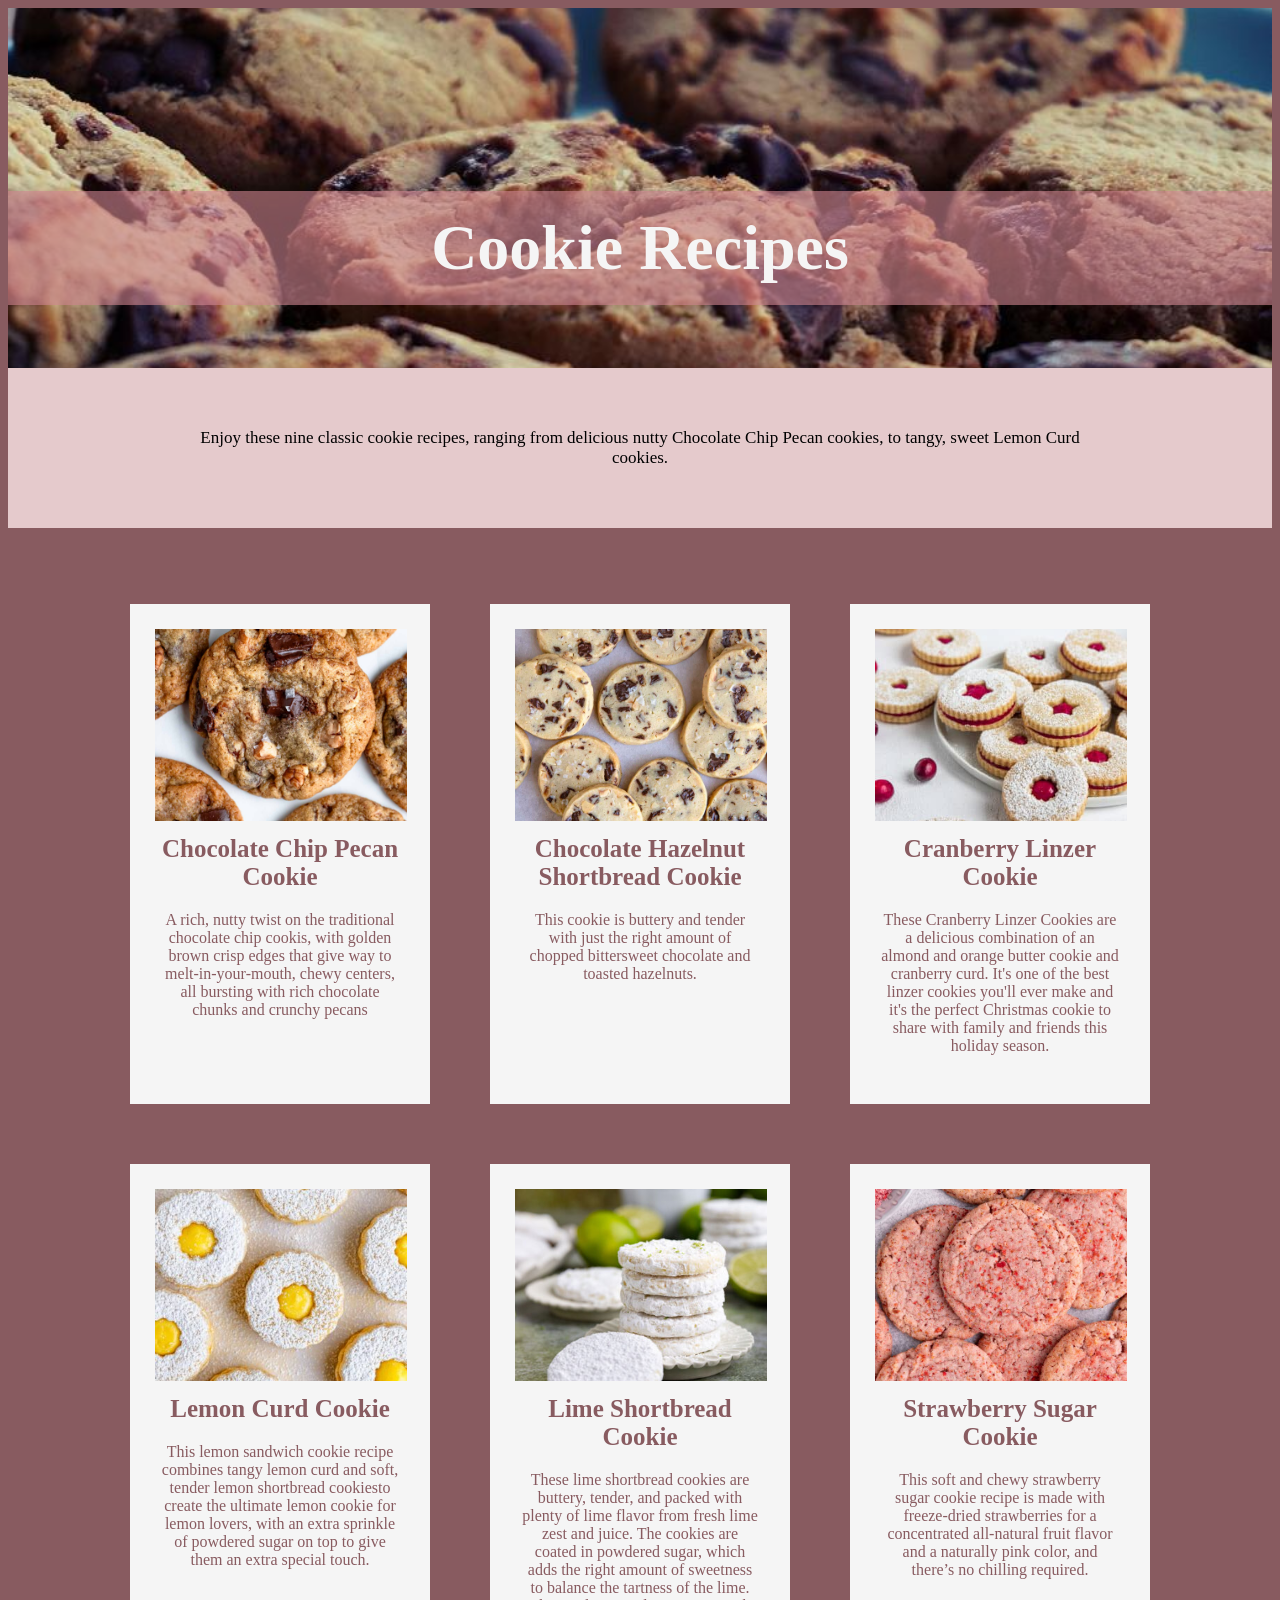
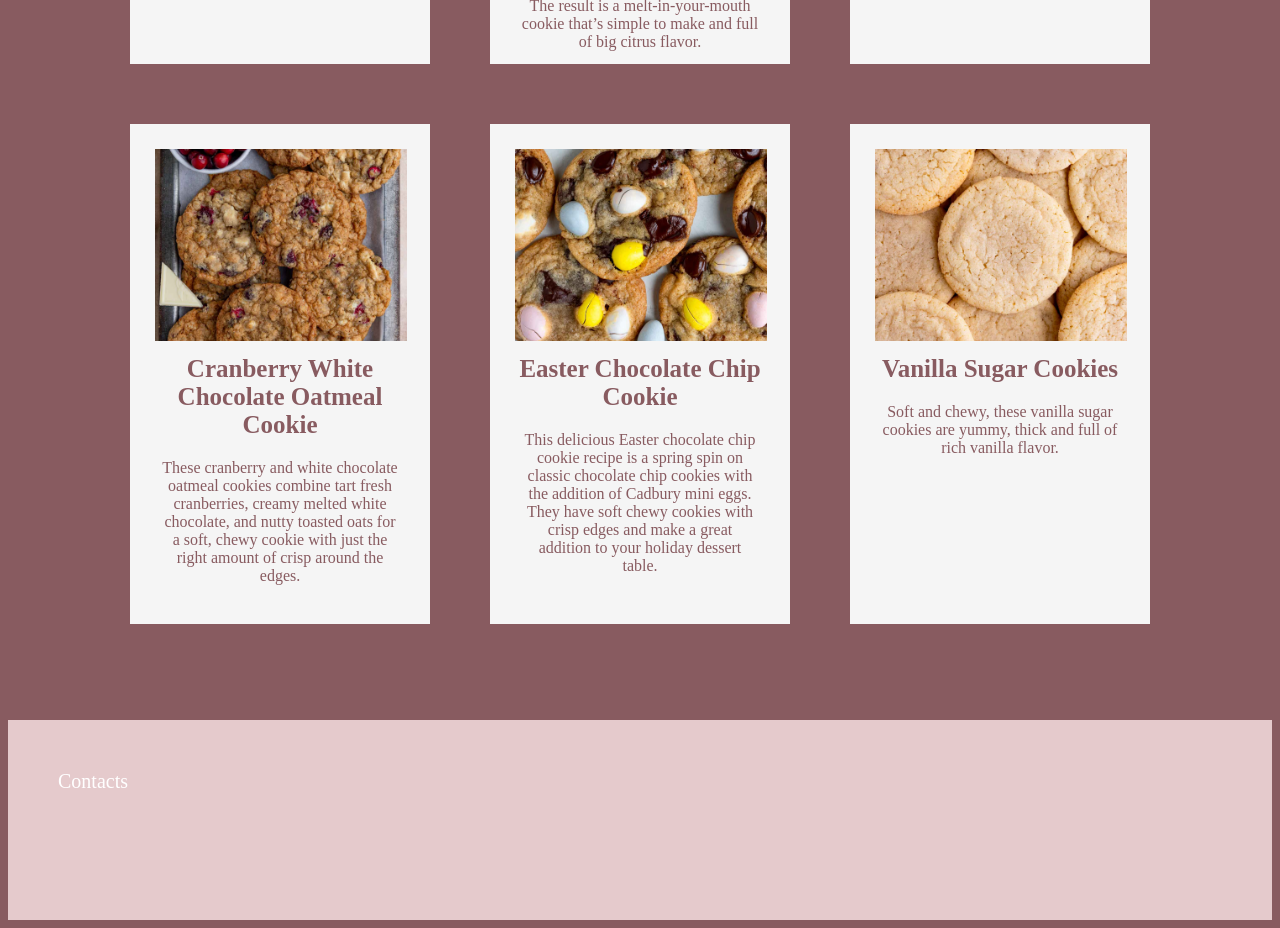
<file: index.html>
<!DOCTYPE html>
<html lang="en">
<head>
<meta charset="UTF-8">
<meta name="viewport" content="width=device-width, initial-scale=1.0">
<link rel="stylesheet" href="index-style.css">
<title>Cookie Recipes</title>
</head>
<body>
    <!-- Hero Section -->
    <section class="hero-image">
        <h1 class="hero-text"> Cookie Recipes </h1>
    </section>
    <div class="description">
        <p class="descriptive-text">
            Enjoy these nine classic cookie recipes, ranging from delicious nutty Chocolate Chip Pecan cookies, to tangy, sweet Lemon Curd cookies.
        </p>
    </div>

    <!-- Recipe Card Grid Section -->
    <section class="grid">
        <a href="./chocolate-chip-pecan-recipe-page.html">
            <div class="card">
                <img src="./imgs/Chocolate-Chip-Pecan-Cookies.jpg" alt="Chocolate Chip Pecan Cookies">
                <h2>Chocolate Chip Pecan Cookie</h2>
                <p class="card-text">A rich, nutty twist on the traditional chocolate chip cookis, with golden brown crisp edges that give way to melt-in-your-mouth, chewy centers, all bursting with rich chocolate chunks and crunchy pecans</p>
            </div>
        </a>
        <a href="./chocolate-hazelnut-shortbread-recipe-page.html">
            <div class="card">
                <img src="./imgs/Chocolate-Hazelnut-Shortbread-Cookies-2-.jpg" alt="Chocolate Hazelnut Shortbread Cookie">
                <h2>Chocolate Hazelnut Shortbread Cookie</h2>
                <p class="card-text">This cookie is buttery and tender with just the right amount of chopped bittersweet chocolate and toasted hazelnuts.</p>
            </div>
        </a>
        <a href="./cranberry-linzer-recipe-page.html">
            <div class="card">
                <img src="./imgs/Cranberry-Linzer-Cookie-3-5-360x480.jpg" alt="Cranberry Linzer Cookie">
                <h2>Cranberry Linzer Cookie</h2>
                <p class="card-text">These Cranberry Linzer Cookies are a delicious combination of an almond and orange butter cookie and cranberry curd. It's one of the best linzer cookies you'll ever make and it's the perfect Christmas cookie to share with family and friends this holiday season.</p>
            </div>
        </a>
        <a href="./lemon-curd-recipe-page.html">
            <div class="card">
                <img src="./imgs/Lemon-Curd-Cookies-21-360x480.jpg" alt="Lemon Curd Cookie">
                <h2>Lemon Curd Cookie</h2>
                <p class="card-text">This lemon sandwich cookie recipe combines tangy lemon curd and soft, tender lemon shortbread cookiesto create the ultimate lemon cookie for lemon lovers, with an extra sprinkle of powdered sugar on top to give them an extra special touch.</p>
            </div>
        </a>
        <a href="./lime-shortbread-recipe-page.html">
            <div class="card">
                <img src="./imgs/Lime-Shortbread-Cookies-93-3C-360x480.jpg" alt="Lime Shortbread Cookie">
                <h2>Lime Shortbread Cookie</h2>
                <p class="card-text">These lime shortbread cookies are buttery, tender, and packed with plenty of lime flavor from fresh lime zest and juice. The cookies are coated in powdered sugar, which adds the right amount of sweetness to balance the tartness of the lime. The result is a melt-in-your-mouth cookie that’s simple to make and full of big citrus flavor.</p>
            </div>
        </a>
        <a href="./strawberry-sugar.html">
            <div class="card">
                <img src="./imgs/Strawberry-Sugar-Cookies.jpg" alt="Strawberry Sugar Cookie">
                <h2>Strawberry Sugar Cookie</h2> 
                <p class="card-text">This soft and chewy strawberry sugar cookie recipe is made with freeze-dried strawberries for a concentrated all-natural fruit flavor and a naturally pink color, and there’s no chilling required.</p>
            </div>
        </a>
        <a href="./cranberry-white-chocolate-oatmeal-recipe-page.html">
            <div class="card">
                <img src="./imgs/Cranberry-White-Chocolate-Oatmeal-Cookies-28.jpg" alt="Cranberry White Chocolate Oatmeal Cookie">
                <h2>Cranberry White Chocolate Oatmeal Cookie</h2>
                <p class="card-text">These cranberry and white chocolate oatmeal cookies combine tart fresh cranberries, creamy melted white chocolate, and nutty toasted oats for a soft, chewy cookie with just the right amount of crisp around the edges.</p>
            </div>
        </a>
        <a href="./easter-chocolate-chip-recipe-page.html">
            <div class="card">
                <img src="./imgs/Easter-Chocolate-Chip-Cookies-17.jpg" alt="Easter Chocolate Chip Cookie">
                <h2>Easter Chocolate Chip Cookie</h2>
                <p class="card-text">This delicious Easter chocolate chip cookie recipe is a spring spin on classic chocolate chip cookies with the addition of Cadbury mini eggs.  They have soft chewy cookies with crisp edges and make a great addition to your holiday dessert table.</p>
            </div>
        </a>
        <a href="./vanilla-sugar-recipe-page.html"> 
            <div class="card">
                <img src="./imgs/Vanilla-Sugar-Cookies-1-86.jpg" alt="Vanilla Sugar Cookies">
                <h2>Vanilla Sugar Cookies</h2>
                <p class="card-text">Soft and chewy, these vanilla sugar cookies are yummy, thick and full of rich vanilla flavor.  </p>
            </div>
        </a>

    <!-- Hero Section -->
    </section>
    <div class="banner-box">
        <p class="contacts-text">
            Contacts
        </p>

    </div>
</body>
</file>
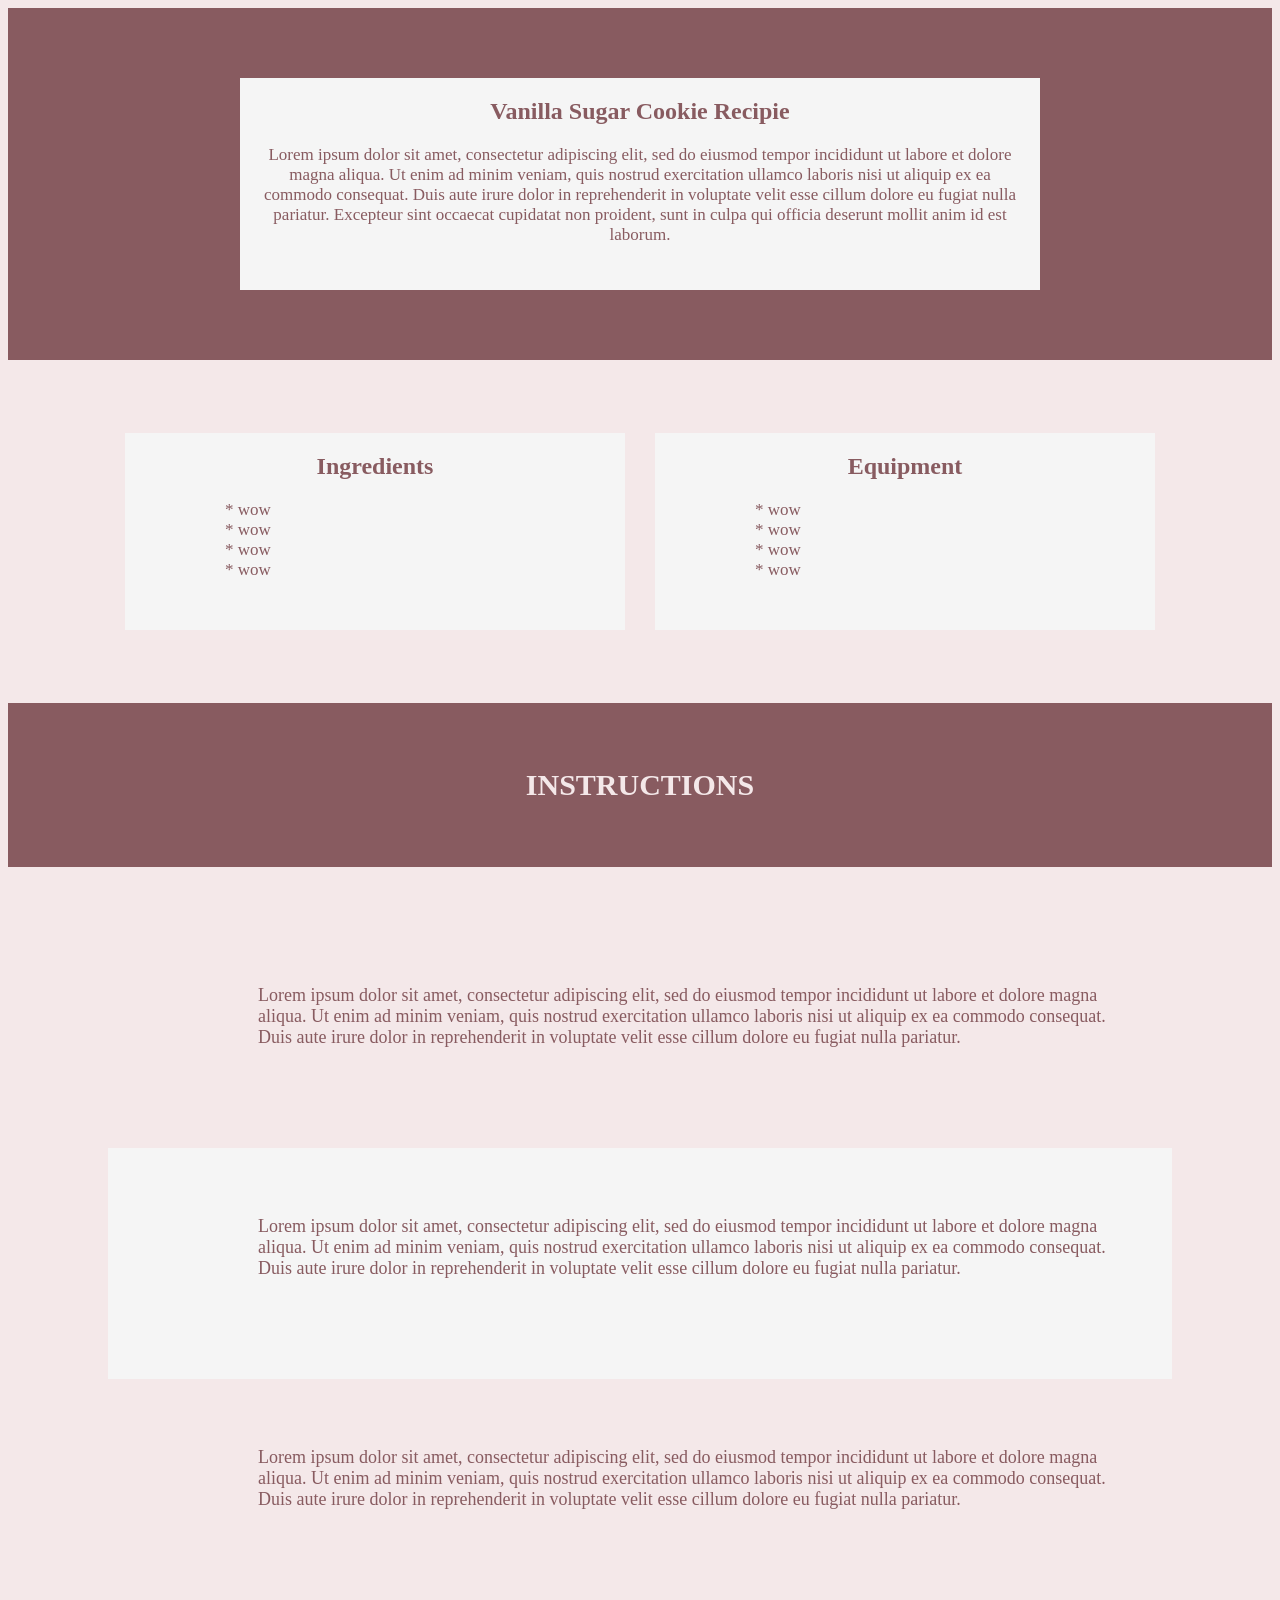
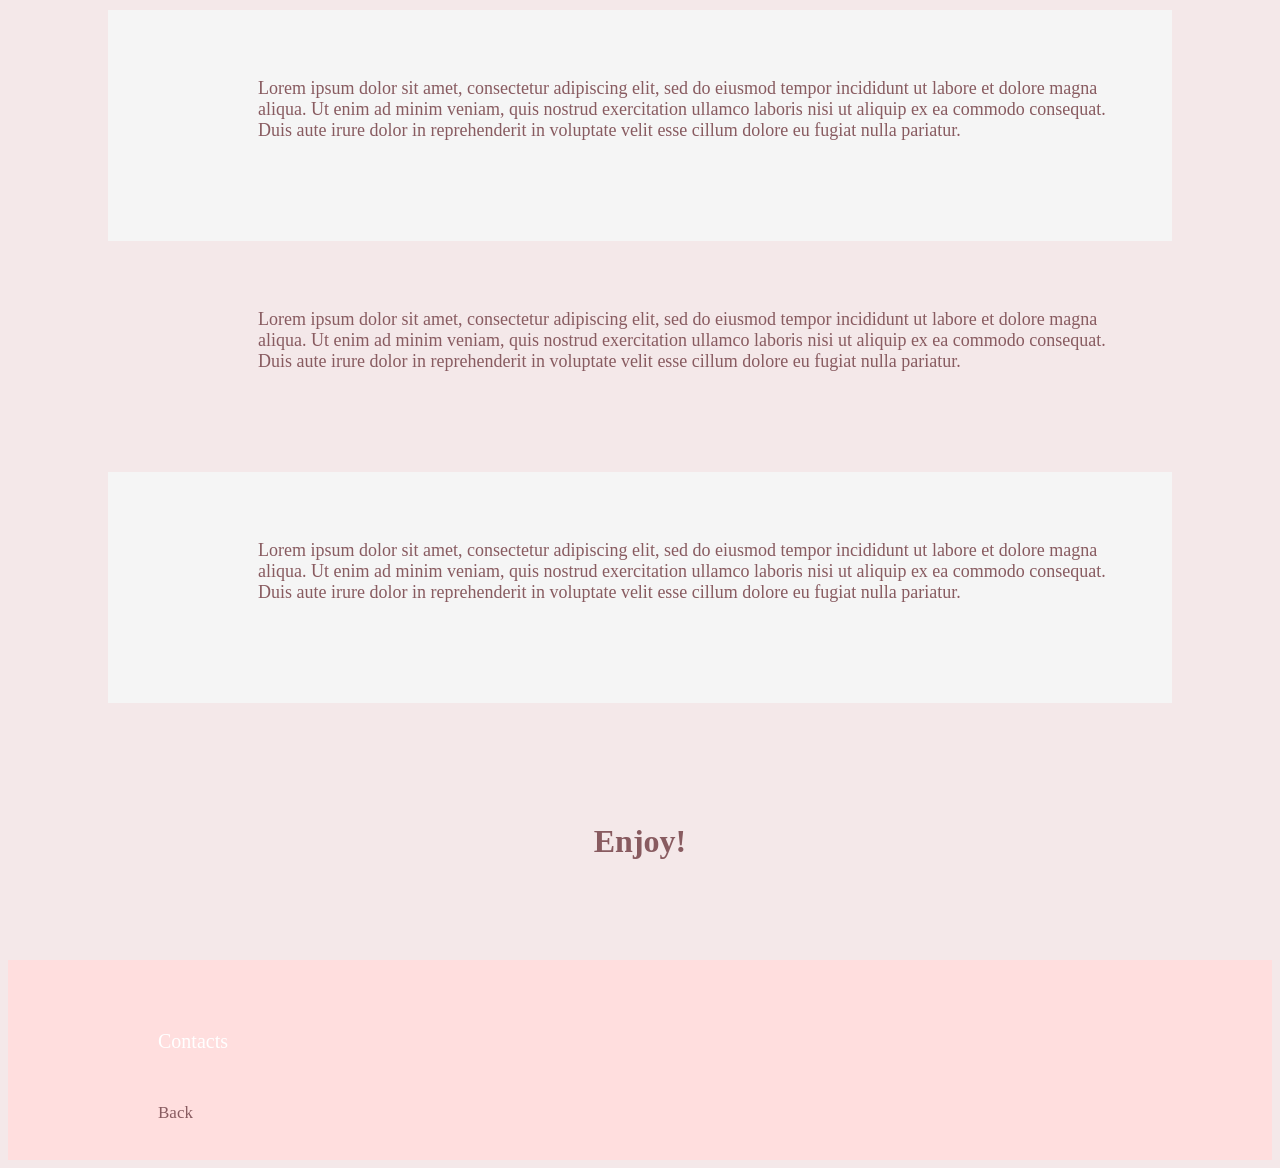
<file: chocokate-chip-pecan-recipe-page.html>
<!DOCTYPE html>
<html lang="en">
<head>
<meta charset="UTF-8">
<meta name="viewport" content="width=device-width, initial-scale=1.0">
<link rel="stylesheet" href="recipies-style.css">
<title>Vanilla Sugar Cookie</title>
</head>
<body>
    <section class="recipe-banner">
        <div class="banner-img-vanilla">
        </div>
        <div class="banner-text-container">
        <h1 class="banner-heading"> Vanilla Sugar Cookie Recipie</h1>
        <div class="recipe-description-container">
            <p class="recipe-description-text">
            Lorem ipsum dolor sit amet, consectetur adipiscing elit, sed do eiusmod tempor incididunt ut labore et dolore magna aliqua. Ut enim ad minim veniam, quis nostrud exercitation ullamco laboris nisi ut aliquip ex ea commodo consequat. Duis aute irure dolor in reprehenderit in voluptate velit esse cillum dolore eu fugiat nulla pariatur. Excepteur sint occaecat cupidatat non proident, sunt in culpa qui officia deserunt mollit anim id est laborum.
            </p>
        </div>
        </div>
    </section>
    <section class="equipment-ingredients">
        <div class="ingredients-containers">
            <h2 class="ingredients-title">
                Ingredients
            </h2>
            <p class="ingredients-text">
                * wow </br>
                * wow </br>
                * wow </br>
                * wow
            </p>
        </div>
        <div class="equipment-containers">
            <h2 class="equipment-title">
                Equipment
            </h2>
            <p class="equipment-text">
                * wow </br>
                * wow </br>
                * wow </br>
                * wow
            </p>
        </div>
    </section>
    <div class="instructions-title-container">
        <h2 class="instructions-title">
            INSTRUCTIONS
        </h2>
    </div>
    <section class="instructions-section">
        <div class="instructions-container-pink">
            <p class="instructions-text">
                Lorem ipsum dolor sit amet, consectetur adipiscing elit, sed do eiusmod tempor incididunt ut labore et dolore magna aliqua. Ut enim ad minim veniam, quis nostrud exercitation ullamco laboris nisi ut aliquip ex ea commodo consequat. Duis aute irure dolor in reprehenderit in voluptate velit esse cillum dolore eu fugiat nulla pariatur.
            </p>
        </div>
        <div class="instructions-container-white">
            <p class="instructions-text">
                Lorem ipsum dolor sit amet, consectetur adipiscing elit, sed do eiusmod tempor incididunt ut labore et dolore magna aliqua. Ut enim ad minim veniam, quis nostrud exercitation ullamco laboris nisi ut aliquip ex ea commodo consequat. Duis aute irure dolor in reprehenderit in voluptate velit esse cillum dolore eu fugiat nulla pariatur.
            </p>
        </div>
        
        <div class="instructions-container-pink">
            <p class="instructions-text">
                Lorem ipsum dolor sit amet, consectetur adipiscing elit, sed do eiusmod tempor incididunt ut labore et dolore magna aliqua. Ut enim ad minim veniam, quis nostrud exercitation ullamco laboris nisi ut aliquip ex ea commodo consequat. Duis aute irure dolor in reprehenderit in voluptate velit esse cillum dolore eu fugiat nulla pariatur.
            </p>
        </div>
        <div class="instructions-container-white">
            <p class="instructions-text">
                Lorem ipsum dolor sit amet, consectetur adipiscing elit, sed do eiusmod tempor incididunt ut labore et dolore magna aliqua. Ut enim ad minim veniam, quis nostrud exercitation ullamco laboris nisi ut aliquip ex ea commodo consequat. Duis aute irure dolor in reprehenderit in voluptate velit esse cillum dolore eu fugiat nulla pariatur.
            </p>
        </div>
        <div class="instructions-container-pink">
            <p class="instructions-text">
                Lorem ipsum dolor sit amet, consectetur adipiscing elit, sed do eiusmod tempor incididunt ut labore et dolore magna aliqua. Ut enim ad minim veniam, quis nostrud exercitation ullamco laboris nisi ut aliquip ex ea commodo consequat. Duis aute irure dolor in reprehenderit in voluptate velit esse cillum dolore eu fugiat nulla pariatur.
            </p>
        </div>
        <div class="instructions-container-white">
            <p class="instructions-text">
                Lorem ipsum dolor sit amet, consectetur adipiscing elit, sed do eiusmod tempor incididunt ut labore et dolore magna aliqua. Ut enim ad minim veniam, quis nostrud exercitation ullamco laboris nisi ut aliquip ex ea commodo consequat. Duis aute irure dolor in reprehenderit in voluptate velit esse cillum dolore eu fugiat nulla pariatur.
            </p>
        </div>
    </section>
    <h1>
        Enjoy!
    </h1>
    <section class="banner-bottom">
        <div class="banner-box">
            <p class="contacts-text">
                Contacts
            </p>
        </div>
        <div class="button">
            <p class ="button-text">
                Back
            </p>
        </div>
    </section>
</body>
</file>
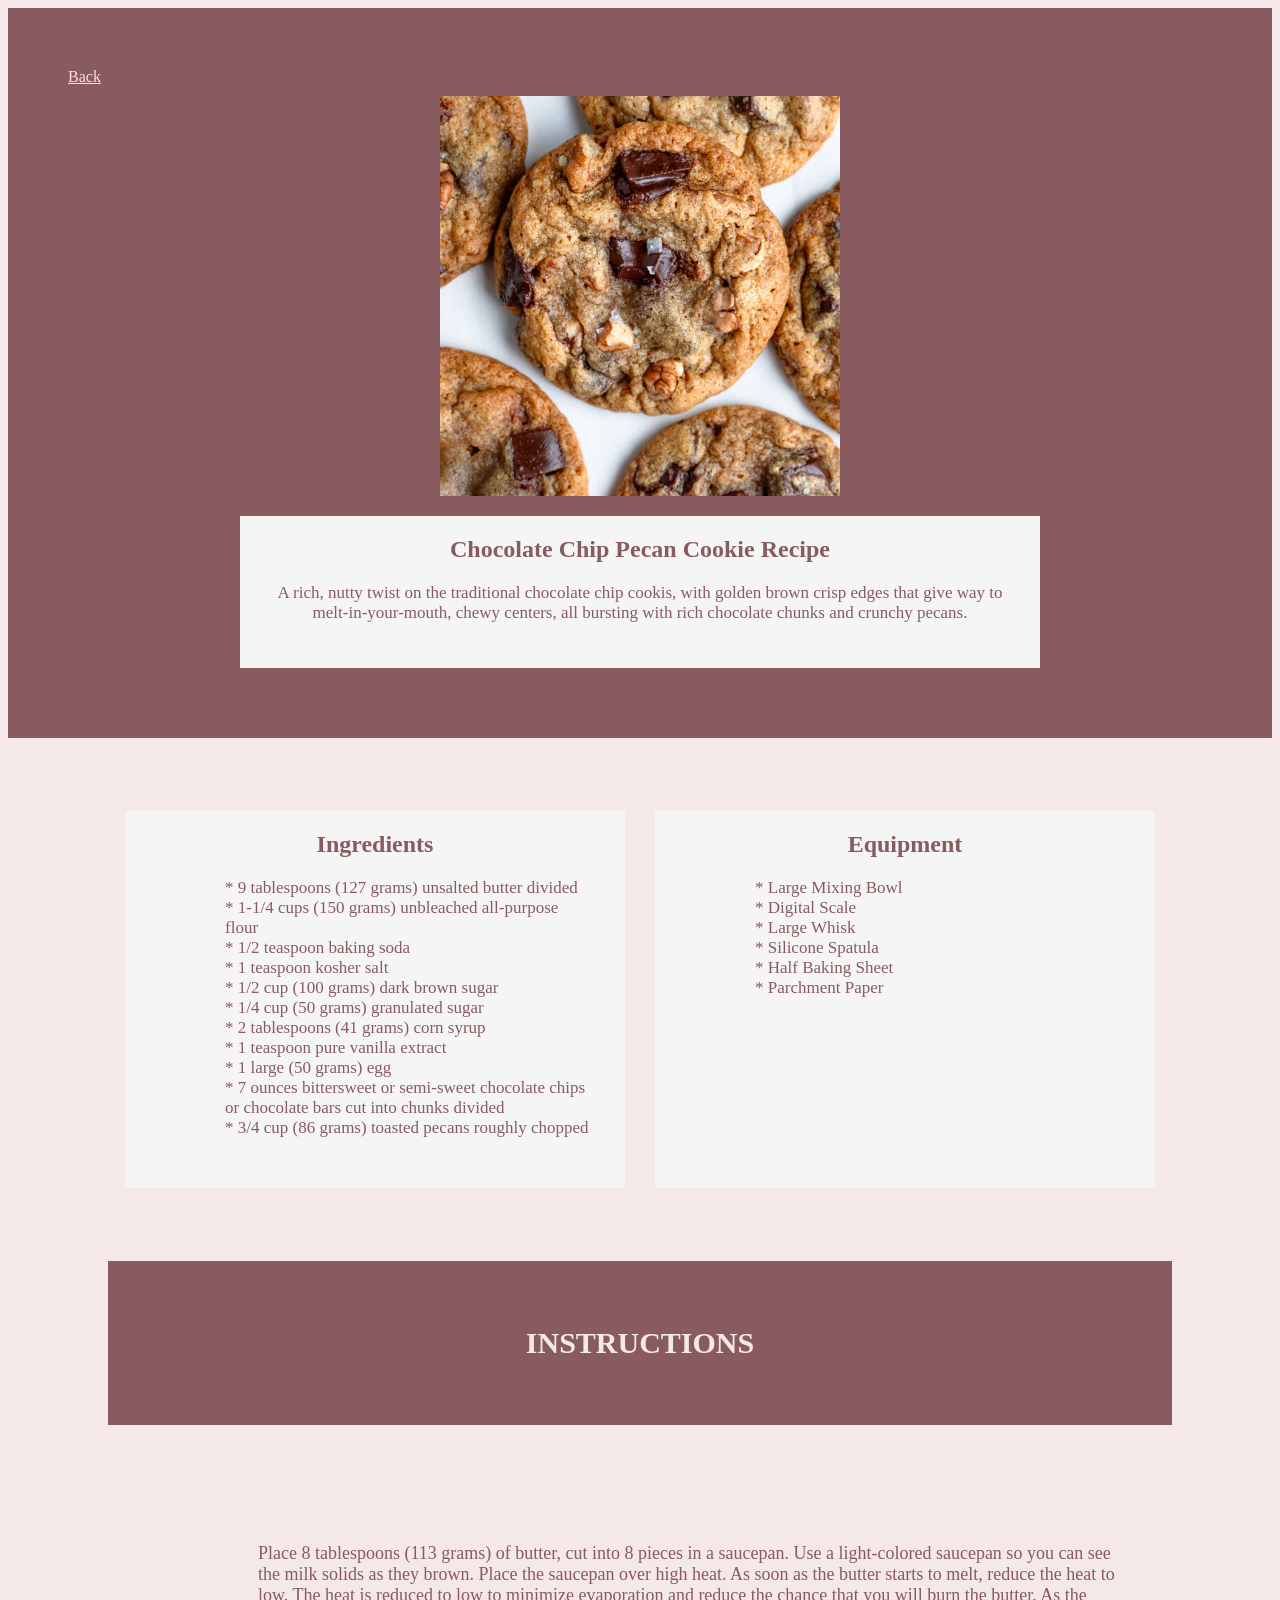
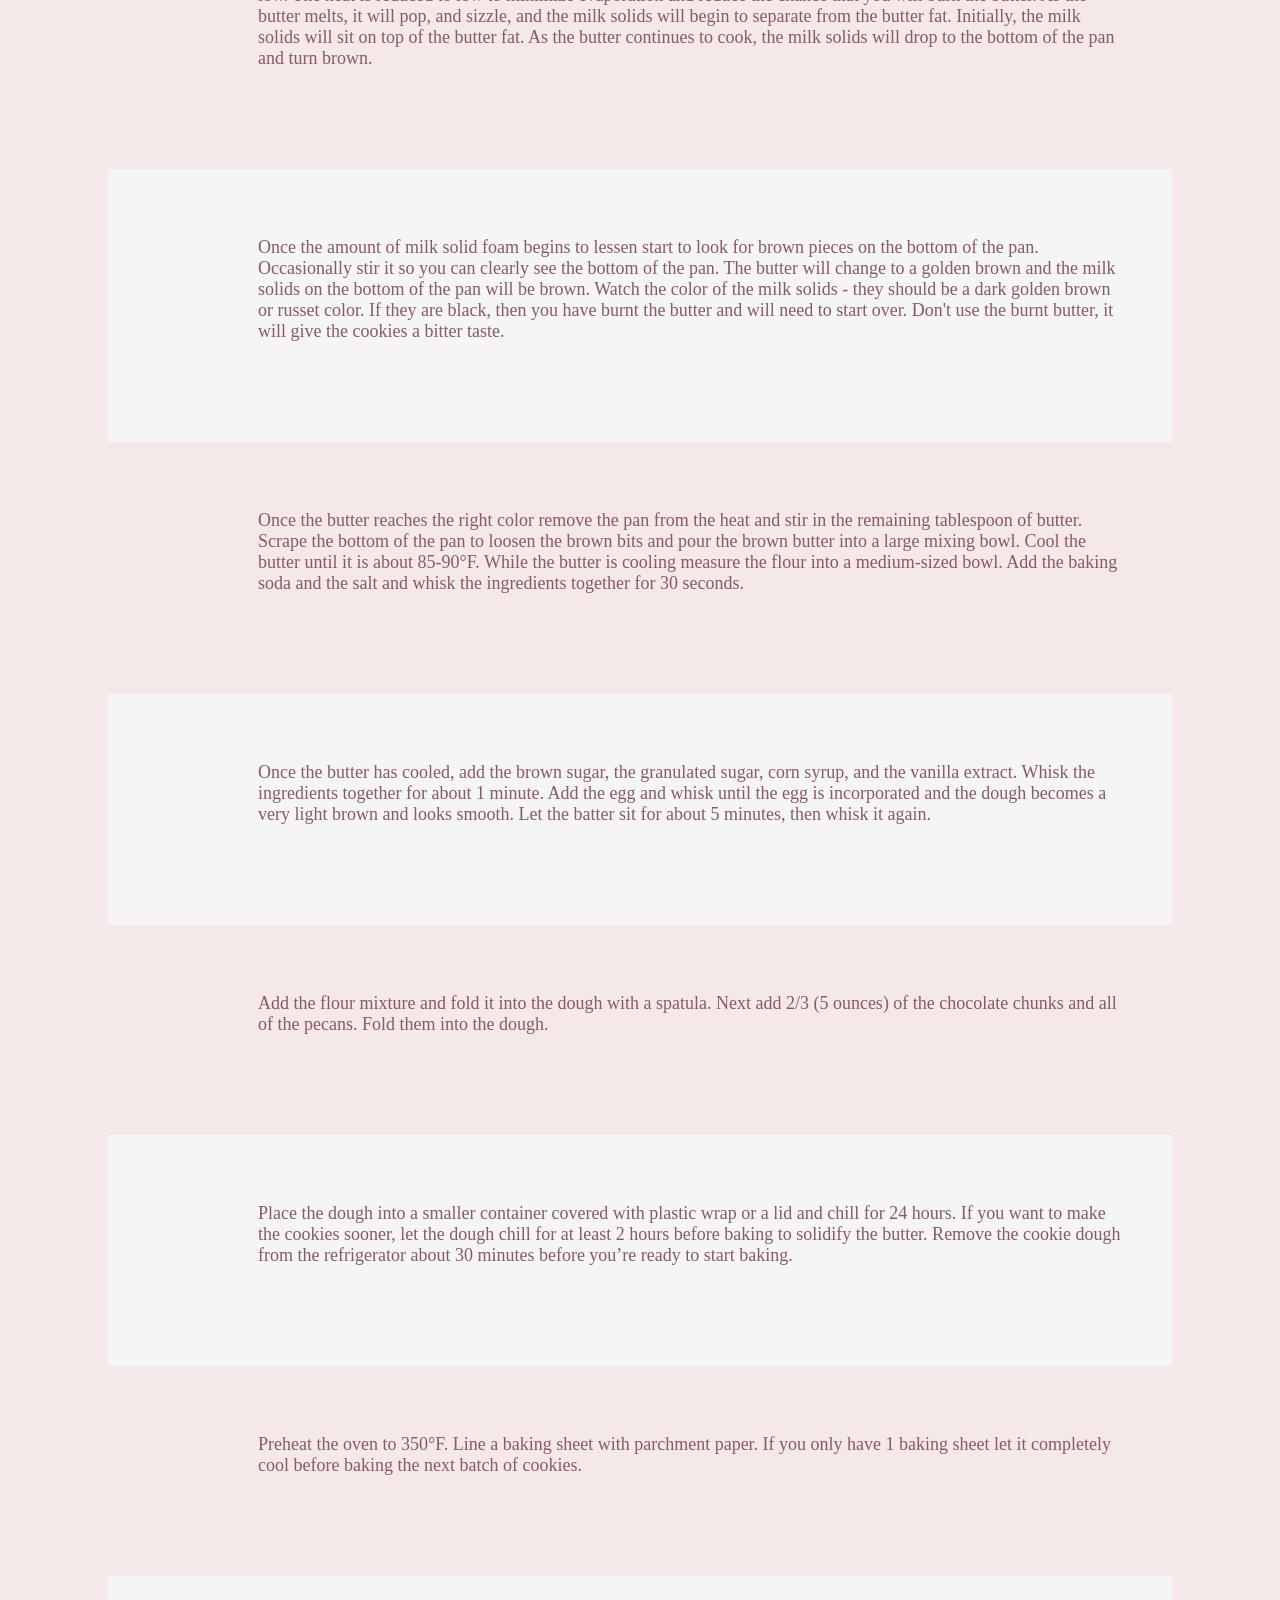
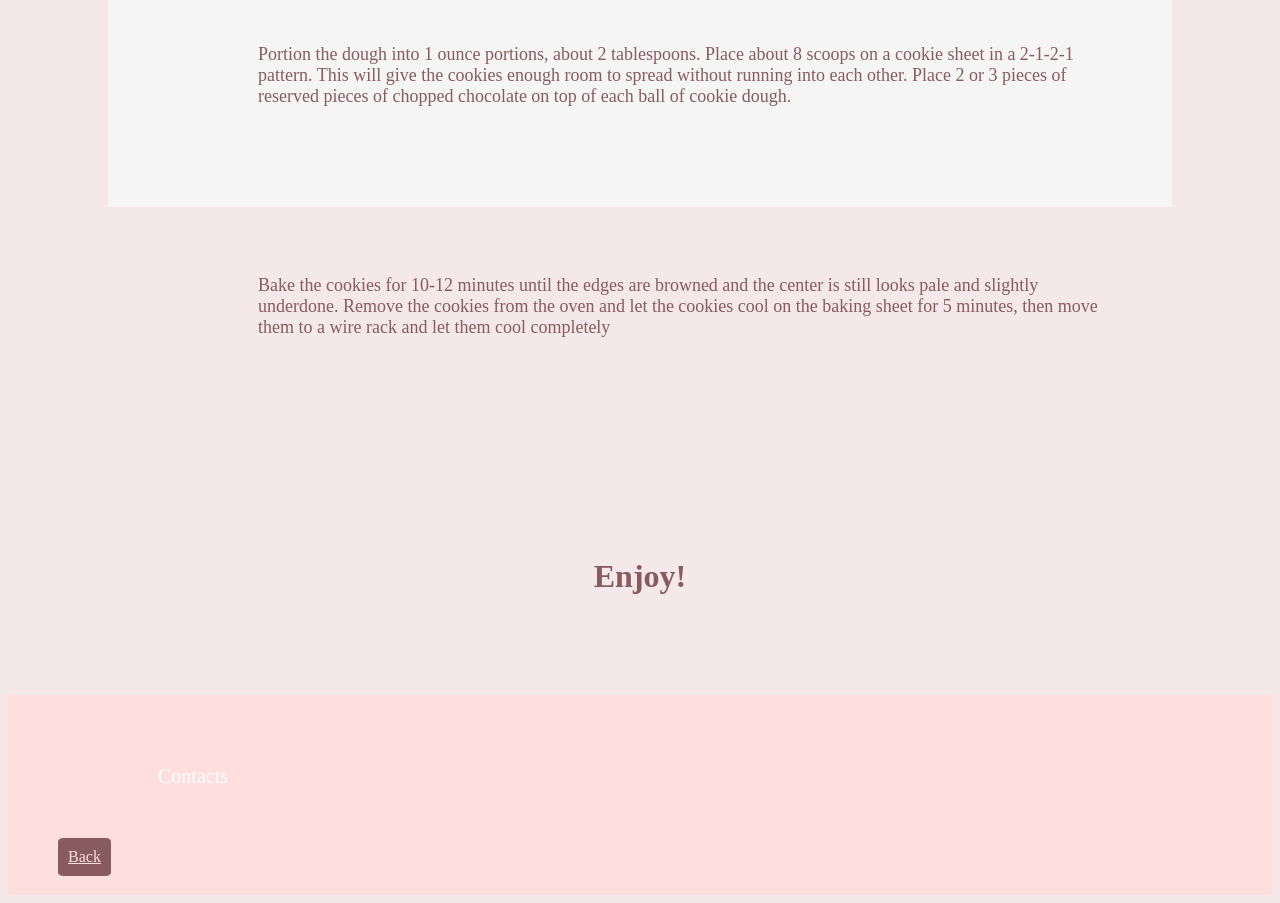
<file: chocolate-chip-pecan-recipe-page.html>
<!DOCTYPE html>
<html lang="en">
<head>
<meta charset="UTF-8">
<meta name="viewport" content="width=device-width, initial-scale=1.0">
<link rel="stylesheet" href="recipes-style.css">
<title>Chocolate Chip Pecan Cookie</title>
</head>
<body>
    <!-- Recipe Banner -->
    <section class="recipe-banner">
        <div class="button">
            <a href="./index.html">Back</a>
        </div>
            <img src="./imgs/Chocolate-Chip-Pecan-Cookies.jpg" alt="Chocolate Chip Pecan Cookie">
        <div class="banner-text-container">
        <h1> Chocolate Chip Pecan Cookie Recipe</h1>
        <div class="recipe-description-container">
            <p class="recipe-description-text"> A rich, nutty twist on the traditional chocolate chip cookis, with golden brown crisp edges that give way to melt-in-your-mouth, chewy centers, all bursting with rich chocolate chunks and crunchy pecans.</p>
        </div>
        </div>
    </section>

    <!-- Ingredients and Equipment Section -->
    <section class="equipment-ingredients">
        <div class="ingredients-containers">
            <h2 class="ingredients-title">
                Ingredients
            </h2>
            <p class="ingredients-text">
                * 9 tablespoons (127 grams) unsalted butter divided <br>
                * 1-1/4 cups (150 grams) unbleached all-purpose flour <br>
                * 1/2 teaspoon baking soda <br>
                * 1 teaspoon kosher salt<br>
                * 1/2 cup (100 grams) dark brown sugar<br>
                * 1/4 cup (50 grams) granulated sugar<br>
                * 2 tablespoons (41 grams) corn syrup<br>
                * 1 teaspoon pure vanilla extract<br>
                * 1 large (50 grams) egg <br>
                * 7 ounces bittersweet or semi-sweet chocolate chips or chocolate bars cut into chunks divided<br>
                * 3/4 cup (86 grams) toasted pecans roughly chopped <br>
            </p>
        </div>
        <div class="equipment-containers">
            <h2 class="equipment-title">
                Equipment
            </h2>
            <p class="equipment-text">
                * Large Mixing Bowl <br>
                * Digital Scale <br>
                * Large Whisk  <br>
                * Silicone Spatula <br>
                * Half Baking Sheet <br>
                * Parchment Paper <br>
            </p>
        </div>
    </section>

    <!-- Instructions Section -->
    <section class="instructions-section">
    <div class="instructions-title-container">
        <h2 class="instructions-title">
            INSTRUCTIONS
        </h2>
    </div>
        <div class="instructions-container-pink">
            <p class="instructions-text">
                Place 8 tablespoons (113 grams) of butter, cut into 8 pieces in a saucepan. Use a light-colored saucepan so you can see the milk solids as they brown. Place the saucepan over high heat. As soon as the butter starts to melt, reduce the heat to low. The heat is reduced to low to minimize evaporation and reduce the chance that you will burn the butter. As the butter melts, it will pop, and sizzle, and the milk solids will begin to separate from the butter fat. Initially, the milk solids will sit on top of the butter fat. As the butter continues to cook, the milk solids will drop to the bottom of the pan and turn brown.
            </p>
        </div>
        <div class="instructions-container-white">
            <p class="instructions-text">
                Once the amount of milk solid foam begins to lessen start to look for brown pieces on the bottom of the pan. Occasionally stir it so you can clearly see the bottom of the pan. The butter will change to a golden brown and the milk solids on the bottom of the pan will be brown. Watch the color of the milk solids - they should be a dark golden brown or russet color. If they are black, then you have burnt the butter and will need to start over. Don't use the burnt butter, it will give the cookies a bitter taste.
            </p>
        </div>
        
        <div class="instructions-container-pink">
            <p class="instructions-text">
                Once the butter reaches the right color remove the pan from the heat and stir in the remaining tablespoon of butter. Scrape the bottom of the pan to loosen the brown bits and pour the brown butter into a large mixing bowl. Cool the butter until it is about 85-90°F. While the butter is cooling measure the flour into a medium-sized bowl. Add the baking soda and the salt and whisk the ingredients together for 30 seconds.
            </p>
        </div>
        <div class="instructions-container-white">
            <p class="instructions-text">
                Once the butter has cooled, add the brown sugar, the granulated sugar, corn syrup, and the vanilla extract. Whisk the ingredients together for about 1 minute. Add the egg and whisk until the egg is incorporated and the dough becomes a very light brown and looks smooth. Let the batter sit for about 5 minutes, then whisk it again.
            </p>
        </div>
        <div class="instructions-container-pink">
            <p class="instructions-text">
                Add the flour mixture and fold it into the dough with a spatula. Next add 2/3 (5 ounces) of the chocolate chunks and all of the pecans. Fold them into the dough.
            </p>
        </div>
        <div class="instructions-container-white">
            <p class="instructions-text">
                Place the dough into a smaller container covered with plastic wrap or a lid and chill for 24 hours. If you want to make the cookies sooner, let the dough chill for at least 2 hours before baking to solidify the butter. Remove the cookie dough from the refrigerator about 30 minutes before you’re ready to start baking.
            </p>
        </div>
        <div class="instructions-container-pink">
            <p class="instructions-text">
                Preheat the oven to 350°F. Line a baking sheet with parchment paper. If you only have 1 baking sheet let it completely cool before baking the next batch of cookies.
            </p>
        </div>
         <div class="instructions-container-white">
            <p class="instructions-text">
                Portion the dough into 1 ounce portions, about 2 tablespoons. Place about 8 scoops on a cookie sheet in a 2-1-2-1 pattern. This will give the cookies enough room to spread without running into each other. Place 2 or 3 pieces of reserved pieces of chopped chocolate on top of each ball of cookie dough.
            </p>
        </div>
        <div class="instructions-container-pink">
            <p class="instructions-text">
                Bake the cookies for 10-12 minutes until the edges are browned and the center is still looks pale and slightly underdone. Remove the cookies from the oven and let the cookies cool on the baking sheet for 5 minutes, then move them to a wire rack and let them cool completely
            </p>
        </div>
    </section>
    <h1>
        Enjoy!
    </h1>

    <!-- Bottom Banner -->
    <div class="banner-bottom">
        <div class="banner-box">
            <p class="contacts-text">
                Contacts
            </p>
        </div>
        <div class="button">
            <a href="./index.html">Back</a>
        </div>
    </div>
</body>
</file>
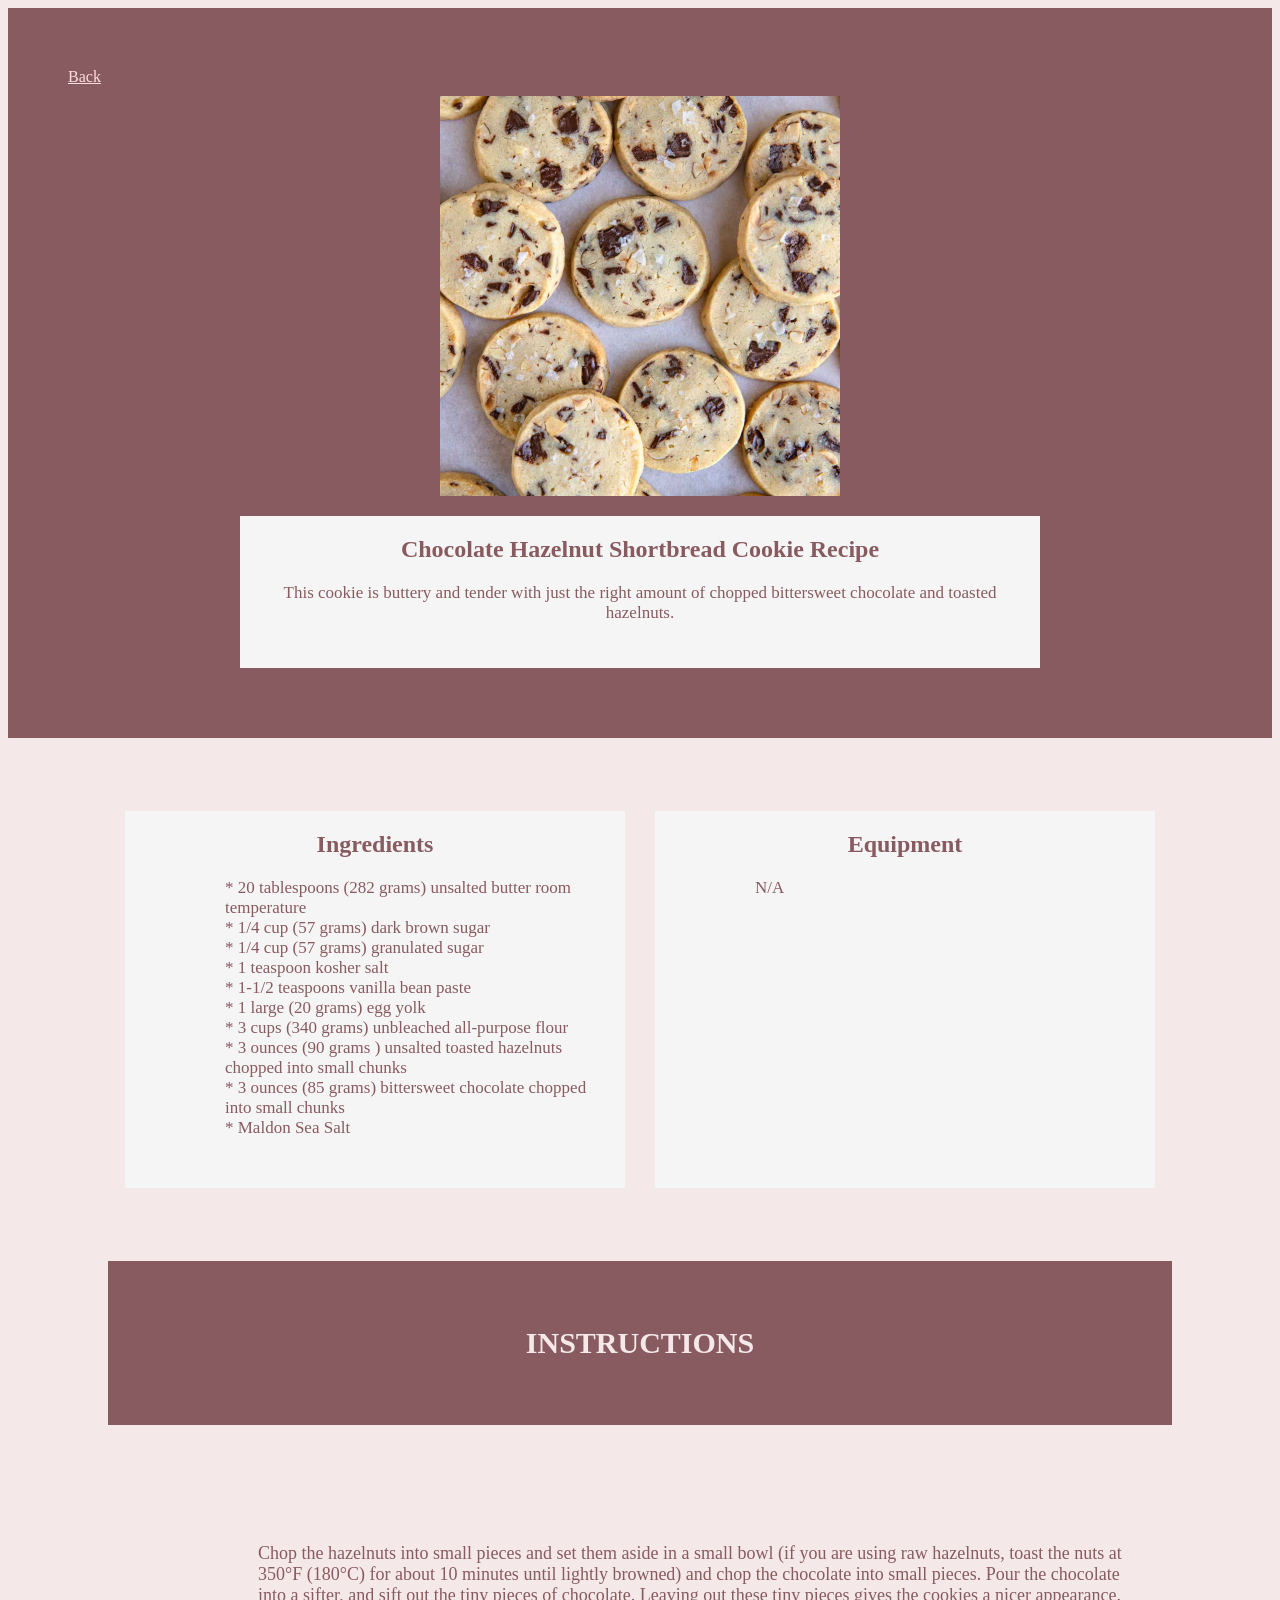
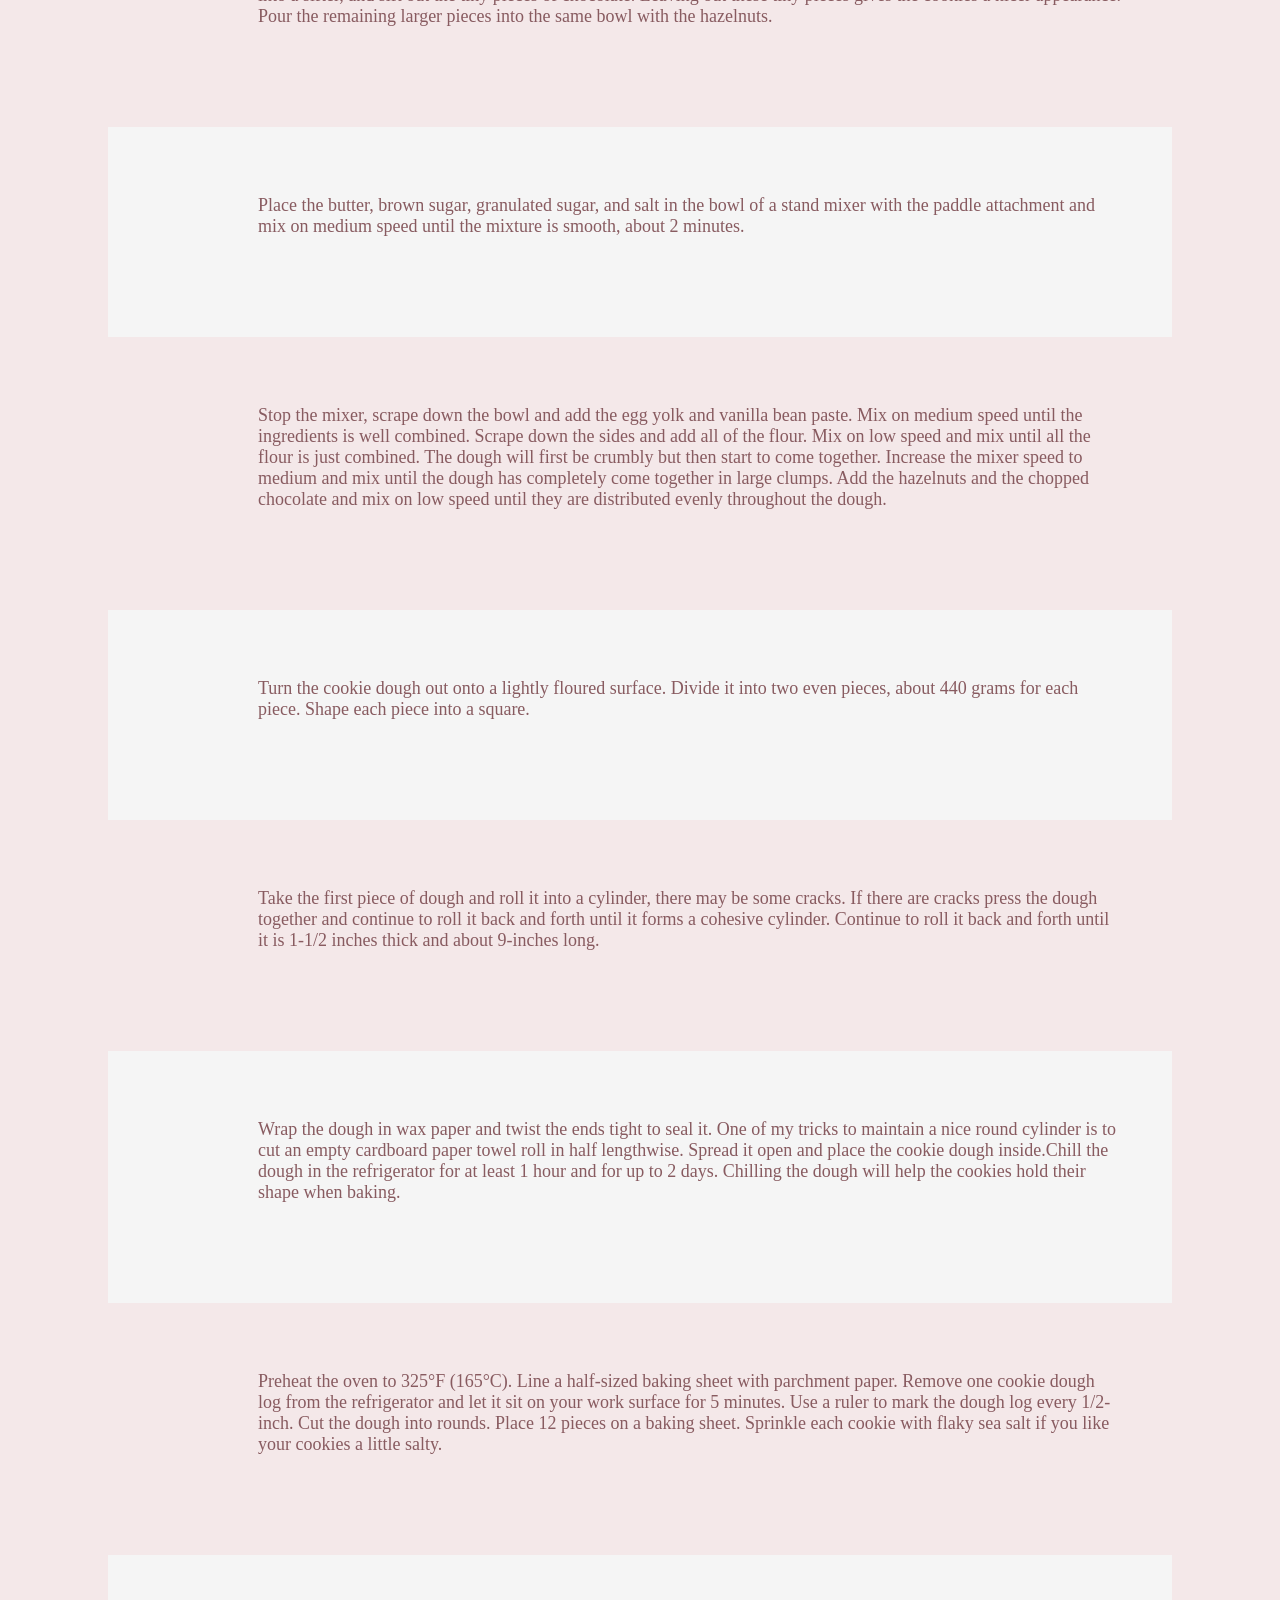
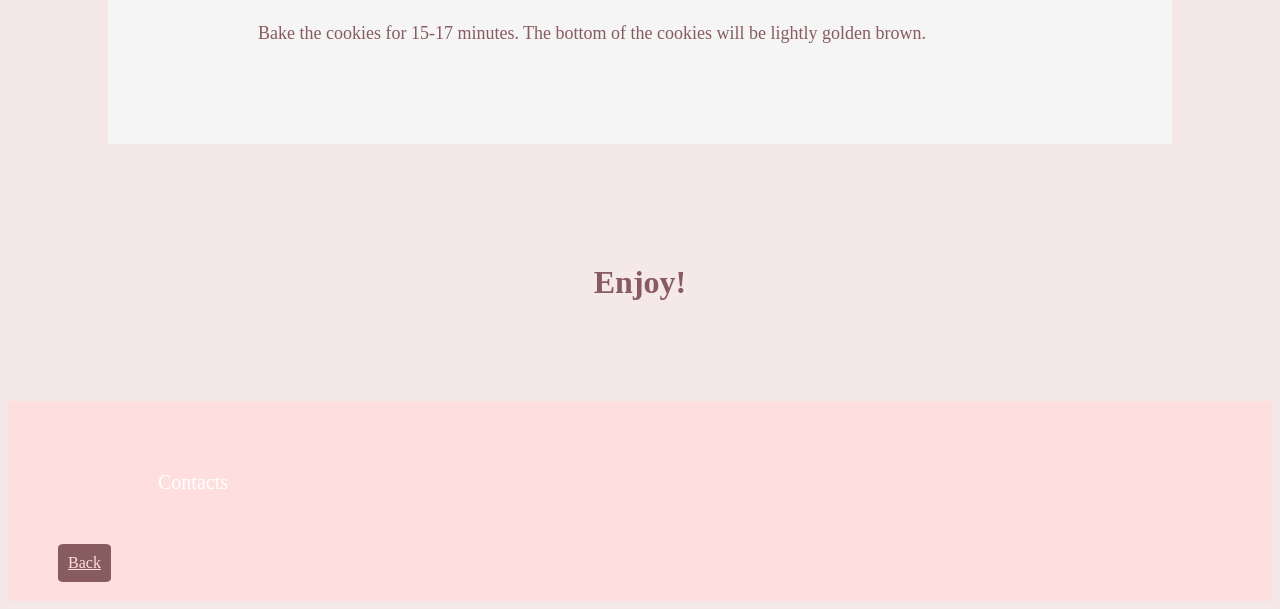
<file: chocolate-hazelnut-shortbread-recipe-page.html>
<!DOCTYPE html>
<html lang="en">
<head>
<meta charset="UTF-8">
<meta name="viewport" content="width=device-width, initial-scale=1.0">
<link rel="stylesheet" href="recipes-style.css">
<title>Chocolate Hazelnut Shortbread Cookie</title>
</head>
<body>
    <!-- Recipe Banner -->
    <section class="recipe-banner">
        <div class="button">
            <a href="./index.html">Back</a>
        </div>
            <img src="./imgs/Chocolate-Hazelnut-Shortbread-Cookies-2-.jpg" alt="Chocolate Hazelnut Shortbread Cookie">
        <div class="banner-text-container">
        <h1> Chocolate Hazelnut Shortbread Cookie Recipe </h1>
        <div class="recipe-description-container">
            <p class="recipe-description-text"> This cookie is buttery and tender with just the right amount of chopped bittersweet chocolate and toasted hazelnuts.</p>
        </div>
        </div>
    </section>

    <!-- Ingredients and Equipment Section -->
    <section class="equipment-ingredients">
        <div class="ingredients-containers">
            <h2 class="ingredients-title">
                Ingredients
            </h2>
            <p class="ingredients-text">
                *  20 tablespoons (282 grams) unsalted butter room temperature <br>
                *  1/4 cup (57 grams) dark brown sugar <br>
                *  1/4 cup (57 grams) granulated sugar <br>
                *  1 teaspoon kosher salt <br>
                *  1-1/2 teaspoons vanilla bean paste <br>
                *  1 large (20 grams) egg yolk <br>
                *  3 cups (340 grams) unbleached all-purpose flour <br>
                *  3 ounces (90 grams ) unsalted toasted hazelnuts chopped into small chunks <br>
                *  3 ounces (85 grams) bittersweet chocolate chopped into small chunks <br>
                *  Maldon Sea Salt <br>
            </p>
        </div>
        <div class="equipment-containers">
            <h2 class="equipment-title">
                Equipment
            </h2>
            <p class="equipment-text">
                N/A
            </p>
        </div>
    </section>

    <!-- Instructions Section -->
    <section class="instructions-section">
    <div class="instructions-title-container">
        <h2 class="instructions-title">
            INSTRUCTIONS
        </h2>
    </div>
        <div class="instructions-container-pink">
            <p class="instructions-text">
                Chop the hazelnuts into small pieces and set them aside in a small bowl (if you are using raw hazelnuts, toast the nuts at 350°F (180°C) for about 10 minutes until lightly browned) and chop the chocolate into small pieces. Pour the chocolate into a sifter, and sift out the tiny pieces of chocolate. Leaving out these tiny pieces gives the cookies a nicer appearance. Pour the remaining larger pieces into the same bowl with the hazelnuts.
            </p>
        </div>
        <div class="instructions-container-white">
            <p class="instructions-text">
                Place the butter, brown sugar, granulated sugar, and salt in the bowl of a stand mixer with the paddle attachment and mix on medium speed until the mixture is smooth, about 2 minutes.
            </p>
        </div>
        
        <div class="instructions-container-pink">
            <p class="instructions-text">
                Stop the mixer, scrape down the bowl and add the egg yolk and vanilla bean paste. Mix on medium speed until the ingredients is well combined. Scrape down the sides and add all of the flour. Mix on low speed and mix until all the flour is just combined. The dough will first be crumbly but then start to come together. Increase the mixer speed to medium and mix until the dough has completely come together in large clumps. Add the hazelnuts and the chopped chocolate and mix on low speed until they are distributed evenly throughout the dough.
            </p>
        </div>
        <div class="instructions-container-white">
            <p class="instructions-text">
                Turn the cookie dough out onto a lightly floured surface. Divide it into two even pieces, about 440 grams for each piece. Shape each piece into a square.
            </p>
        </div>
        <div class="instructions-container-pink">
            <p class="instructions-text">
                Take the first piece of dough and roll it into a cylinder, there may be some cracks. If there are cracks press the dough together and continue to roll it back and forth until it forms a cohesive cylinder. Continue to roll it back and forth until it is 1-1/2 inches thick and about 9-inches long.
            </p>
        </div>
        <div class="instructions-container-white">
            <p class="instructions-text">
                Wrap the dough in wax paper and twist the ends tight to seal it. One of my tricks to maintain a nice round cylinder is to cut an empty cardboard paper towel roll in half lengthwise. Spread it open and place the cookie dough inside.Chill the dough in the refrigerator for at least 1 hour and for up to 2 days. Chilling the dough will help the cookies hold their shape when baking.
            </p>
        </div>
        <div class="instructions-container-pink">
            <p class="instructions-text">
                Preheat the oven to 325°F (165°C). Line a half-sized baking sheet with parchment paper. Remove one cookie dough log from the refrigerator and let it sit on your work surface for 5 minutes. Use a ruler to mark the dough log every 1/2-inch. Cut the dough into rounds. Place 12 pieces on a baking sheet. Sprinkle each cookie with flaky sea salt if you like your cookies a little salty.
            </p>
        </div>
        <div class="instructions-container-white">
            <p class="instructions-text">
                Bake the cookies for 15-17 minutes. The bottom of the cookies will be lightly golden brown.
            </p>
        </div>
    </section>
    <h1>
        Enjoy!
    </h1>

    <!-- Bottom Banner -->
    <div class="banner-bottom">
        <div class="banner-box">
            <p class="contacts-text">
                Contacts
            </p>
        </div>
        <div class="button">
            <a href="./index.html">Back</a>
        </div>
    </div>
</body>
</file>
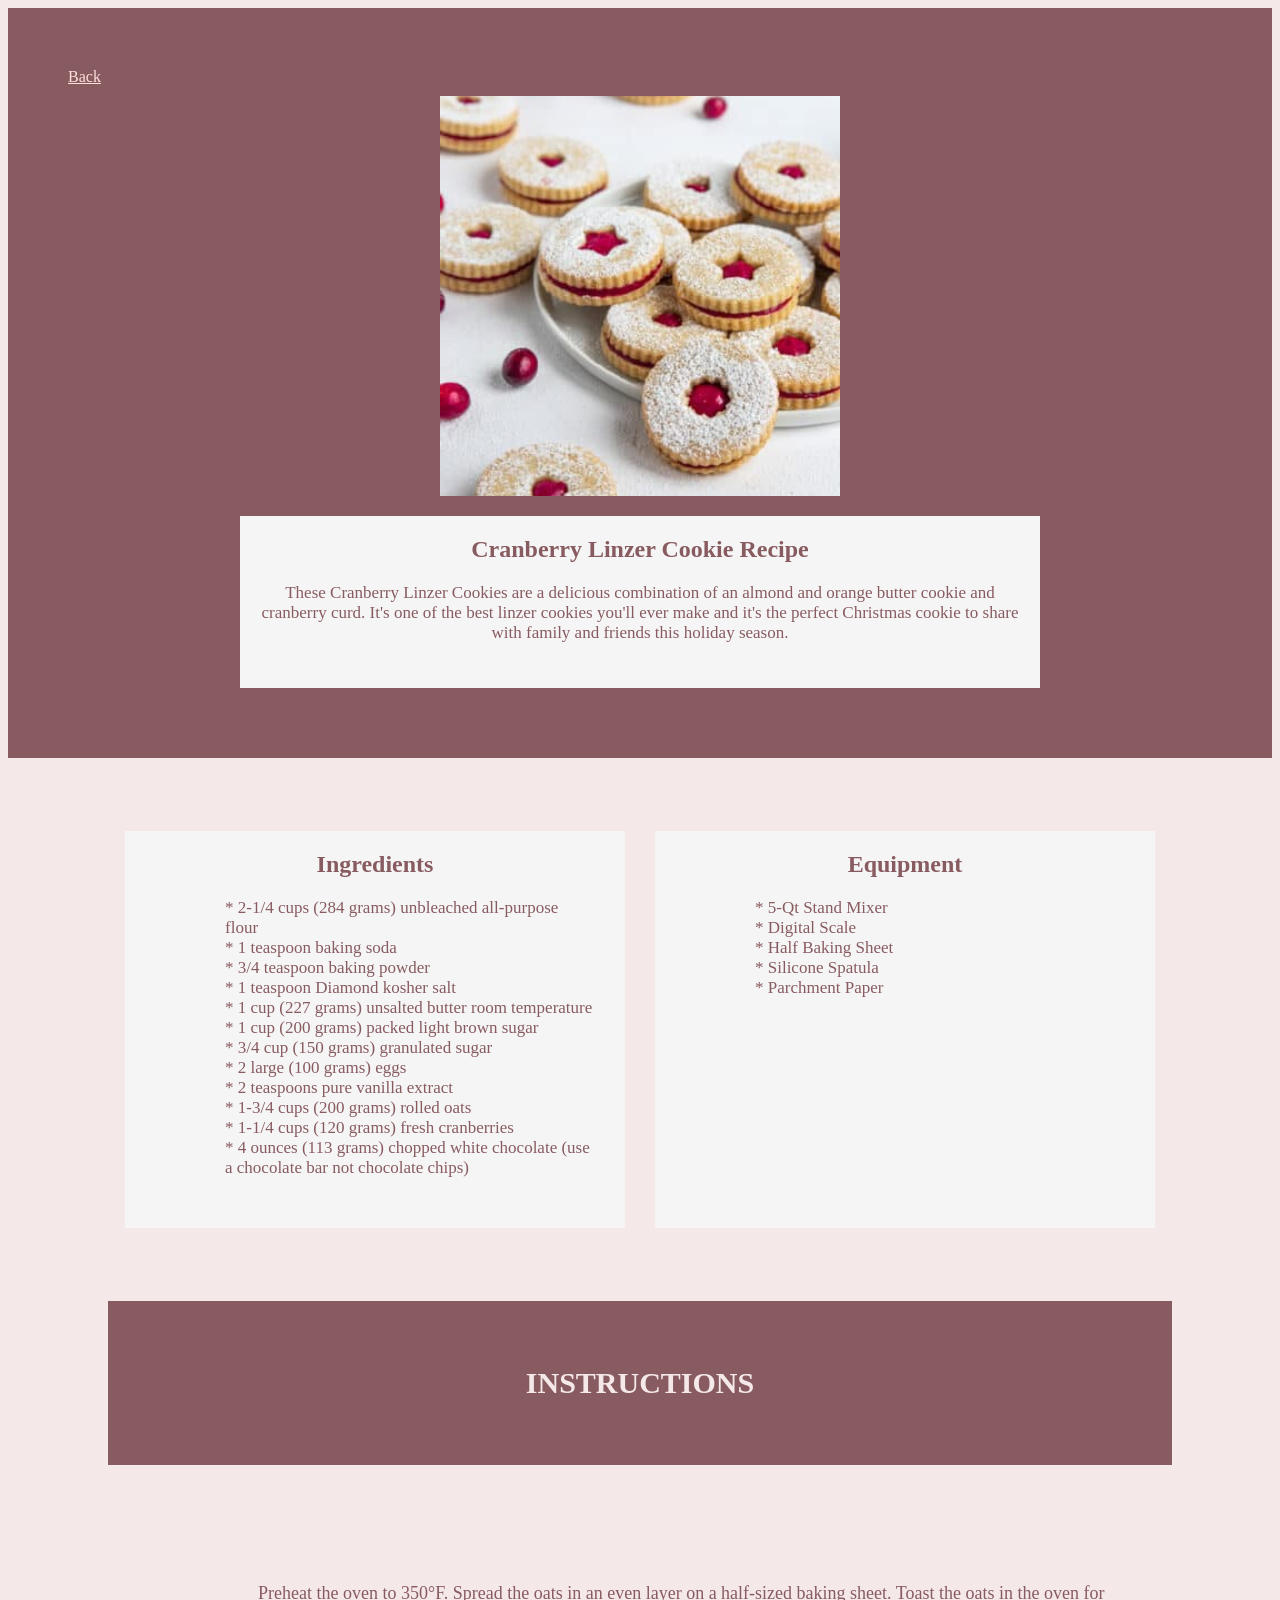
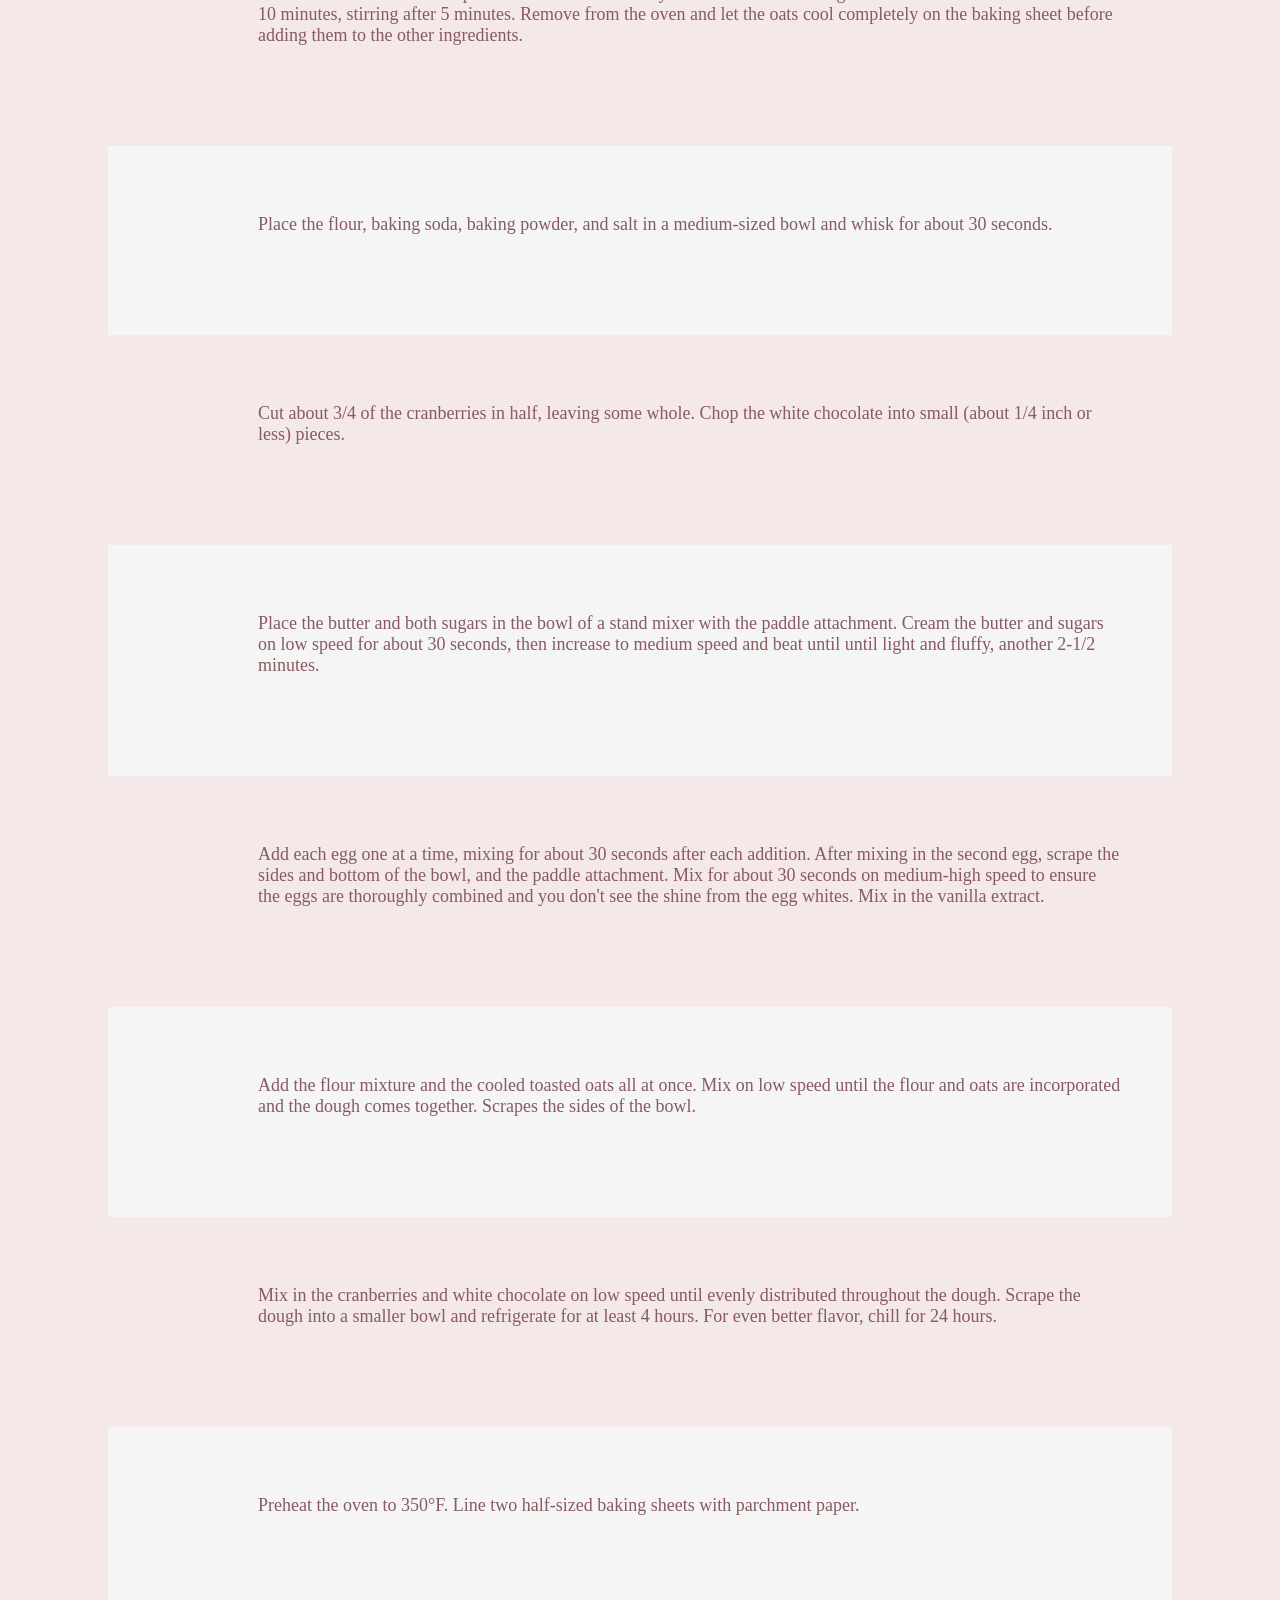
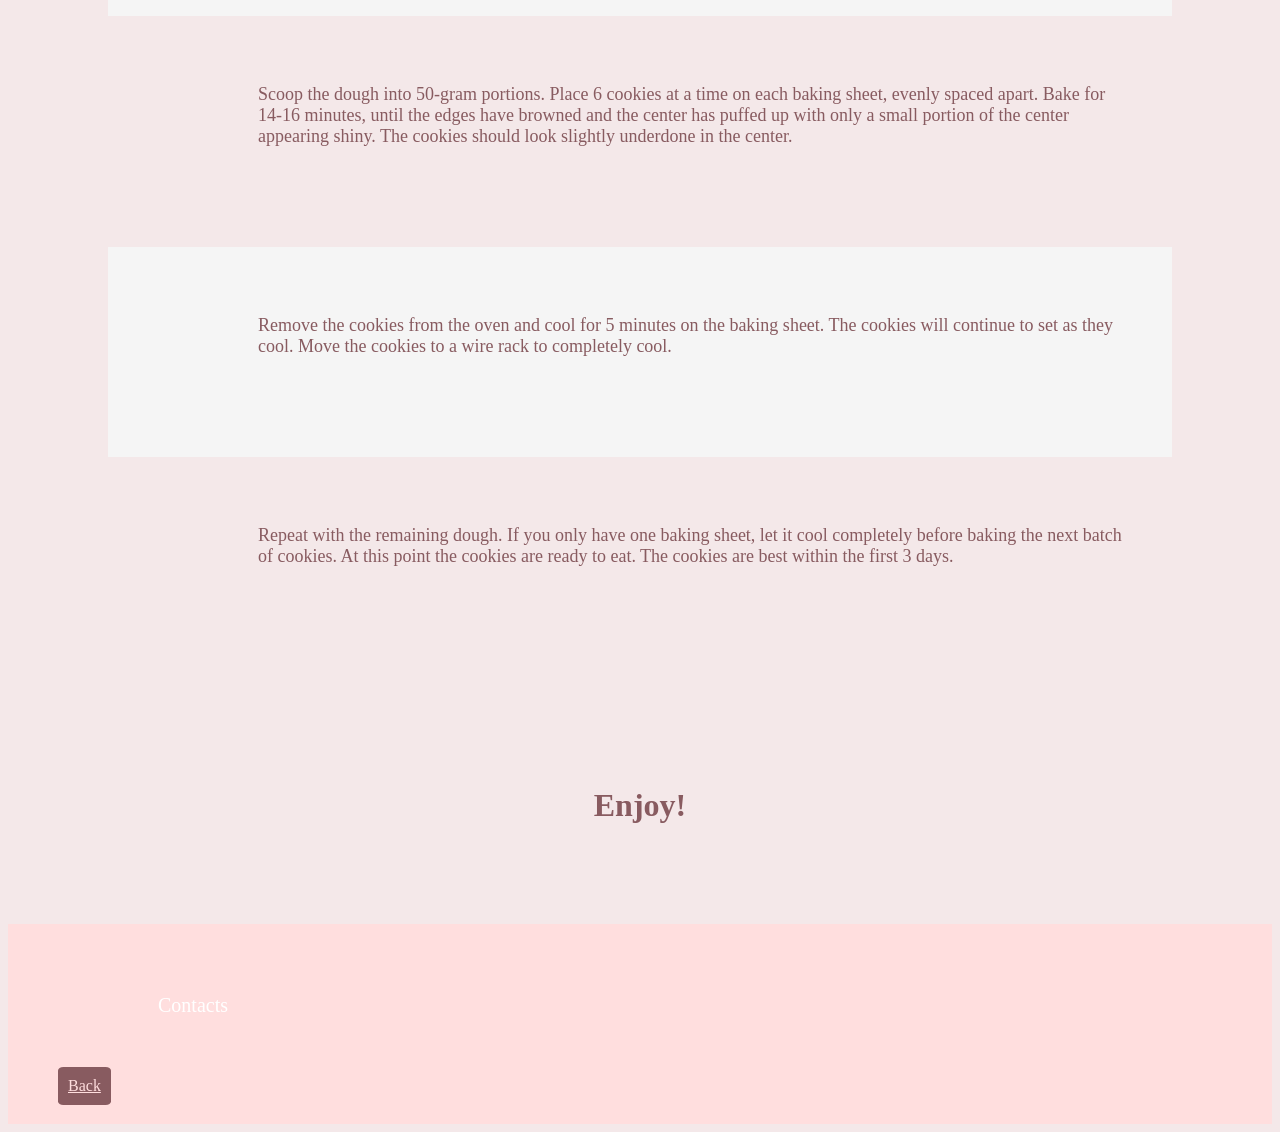
<file: cranberry-linzer-recipe-page.html>
<!DOCTYPE html>
<html lang="en">
<head>
<meta charset="UTF-8">
<meta name="viewport" content="width=device-width, initial-scale=1.0">
<link rel="stylesheet" href="recipes-style.css">
<title>Cranberry Linzer Cookie</title>
</head>
<body>
    <!-- Recipe Banner -->
    <section class="recipe-banner">
        <div class="button">
            <a href="./index.html">Back</a>
        </div>
            <img src="./imgs/Cranberry-Linzer-Cookie-3-5-360x480.jpg" alt="Cranberry Linzer Cookie">
        <div class="banner-text-container">
        <h1> Cranberry Linzer Cookie Recipe</h1>
        <div class="recipe-description-container">
            <p class="recipe-description-text">
            These Cranberry Linzer Cookies are a delicious combination of an almond and orange butter cookie and cranberry curd. It's one of the best linzer cookies you'll ever make and it's the perfect Christmas cookie to share with family and friends this holiday season.
            </p>
        </div>
        </div>
    </section>

    <!-- Ingredients and Equipment Section -->
    <section class="equipment-ingredients">
        <div class="ingredients-containers">
            <h2 class="ingredients-title">
                Ingredients
            </h2>
            <p class="ingredients-text">
                * 2-1/4 cups (284 grams) unbleached all-purpose flour <br>
                * 1 teaspoon baking soda <br>
                * 3/4 teaspoon baking powder <br>
                * 1 teaspoon Diamond kosher salt <br>
                * 1 cup (227 grams) unsalted butter room temperature <br>
                * 1 cup (200 grams) packed light brown sugar <br>
                * 3/4 cup (150 grams) granulated sugar <br>
                * 2 large (100 grams) eggs <br>
                * 2 teaspoons pure vanilla extract <br>
                * 1-3/4 cups (200 grams) rolled oats <br>
                * 1-1/4 cups (120 grams) fresh cranberries <br>
                * 4 ounces (113 grams) chopped white chocolate (use a chocolate bar not chocolate chips) <br>
            </p>
        </div>
        <div class="equipment-containers">
            <h2 class="equipment-title">
                Equipment
            </h2>
            <p class="equipment-text">
                * 5-Qt Stand Mixer <br>
                * Digital Scale <br>
                * Half Baking Sheet <br>
                * Silicone Spatula <br>
                * Parchment Paper <br>
            </p>
        </div>
    </section>

    <!-- Instructions Section -->
    <section class="instructions-section">
    <div class="instructions-title-container">
        <h2 class="instructions-title">
            INSTRUCTIONS
        </h2>
    </div>
        <div class="instructions-container-pink">
            <p class="instructions-text">
                Preheat the oven to 350°F. Spread the oats in an even layer on a half-sized baking sheet. Toast the oats in the oven for 10 minutes, stirring after 5 minutes. Remove from the oven and let the oats cool completely on the baking sheet before adding them to the other ingredients.
            </p>
        </div>
        <div class="instructions-container-white">
            <p class="instructions-text">
                Place the flour, baking soda, baking powder, and salt in a medium-sized bowl and whisk for about 30 seconds.
            </p>
        </div>
        <div class="instructions-container-pink">
            <p class="instructions-text">
                Cut about 3/4 of the cranberries in half, leaving some whole. Chop the white chocolate into small (about 1/4 inch or less) pieces.
            </p>
        </div>
        <div class="instructions-container-white">
            <p class="instructions-text">
                Place the butter and both sugars in the bowl of a stand mixer with the paddle attachment. Cream the butter and sugars on low speed for about 30 seconds, then increase to medium speed and beat until until light and fluffy, another 2-1/2 minutes.
            </p>
        </div>
        <div class="instructions-container-pink">
            <p class="instructions-text">
                Add each egg one at a time, mixing for about 30 seconds after each addition. After mixing in the second egg, scrape the sides and bottom of the bowl, and the paddle attachment. Mix for about 30 seconds on medium-high speed to ensure the eggs are thoroughly combined and you don't see the shine from the egg whites. Mix in the vanilla extract.
            </p>
        </div>
        <div class="instructions-container-white">
            <p class="instructions-text">
                Add the flour mixture and the cooled toasted oats all at once. Mix on low speed until the flour and oats are incorporated and the dough comes together. Scrapes the sides of the bowl.
            </p>
        </div>
        <div class="instructions-container-pink">
            <p class="instructions-text">
                Mix in the cranberries and white chocolate on low speed until evenly distributed throughout the dough. Scrape the dough into a smaller bowl and refrigerate for at least 4 hours. For even better flavor, chill for 24 hours.
            </p>
        </div>
        <div class="instructions-container-white">
            <p class="instructions-text">
                Preheat the oven to 350°F. Line two half-sized baking sheets with parchment paper.
            </p>
        </div>
        <div class="instructions-container-pink">
            <p class="instructions-text">
                Scoop the dough into 50-gram portions. Place 6 cookies at a time on each baking sheet, evenly spaced apart. Bake for 14-16 minutes, until the edges have browned and the center has puffed up with only a small portion of the center appearing shiny. The cookies should look slightly underdone in the center.
            </p>
        </div>
        <div class="instructions-container-white">
            <p class="instructions-text">
                Remove the cookies from the oven and cool for 5 minutes on the baking sheet. The cookies will continue to set as they cool. Move the cookies to a wire rack to completely cool.
            </p>
        </div>
        <div class="instructions-container-pink">
            <p class="instructions-text">
                Repeat with the remaining dough. If you only have one baking sheet, let it cool completely before baking the next batch of cookies. At this point the cookies are ready to eat. The cookies are best within the first 3 days.
            </p>
        </div>
    </section>
    <h1>
        Enjoy!
    </h1>

    <!-- Bottom Banner -->
    <div class="banner-bottom">
        <div class="banner-box">
            <p class="contacts-text">
                Contacts
            </p>
        </div>
        <div class="button">
            <a href="./index.html">Back</a>
        </div>
    </div>
</body>
</file>
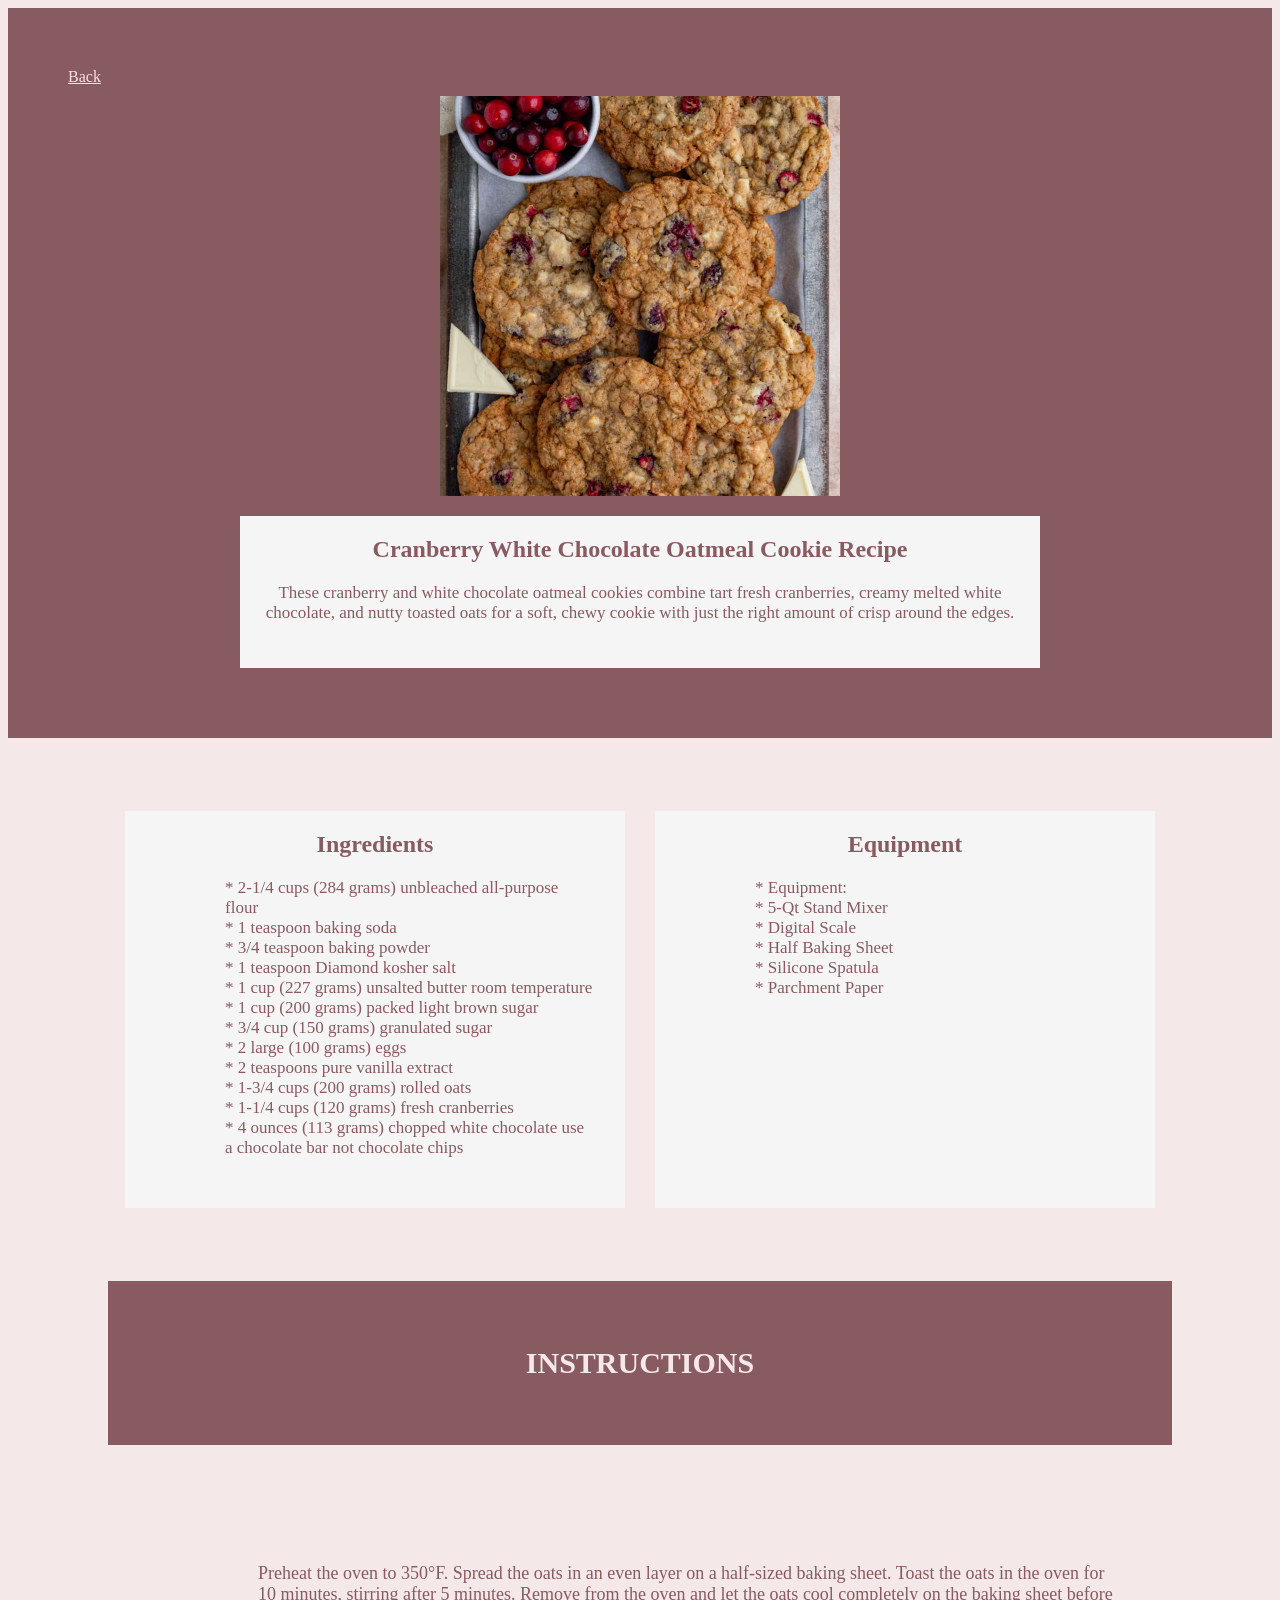
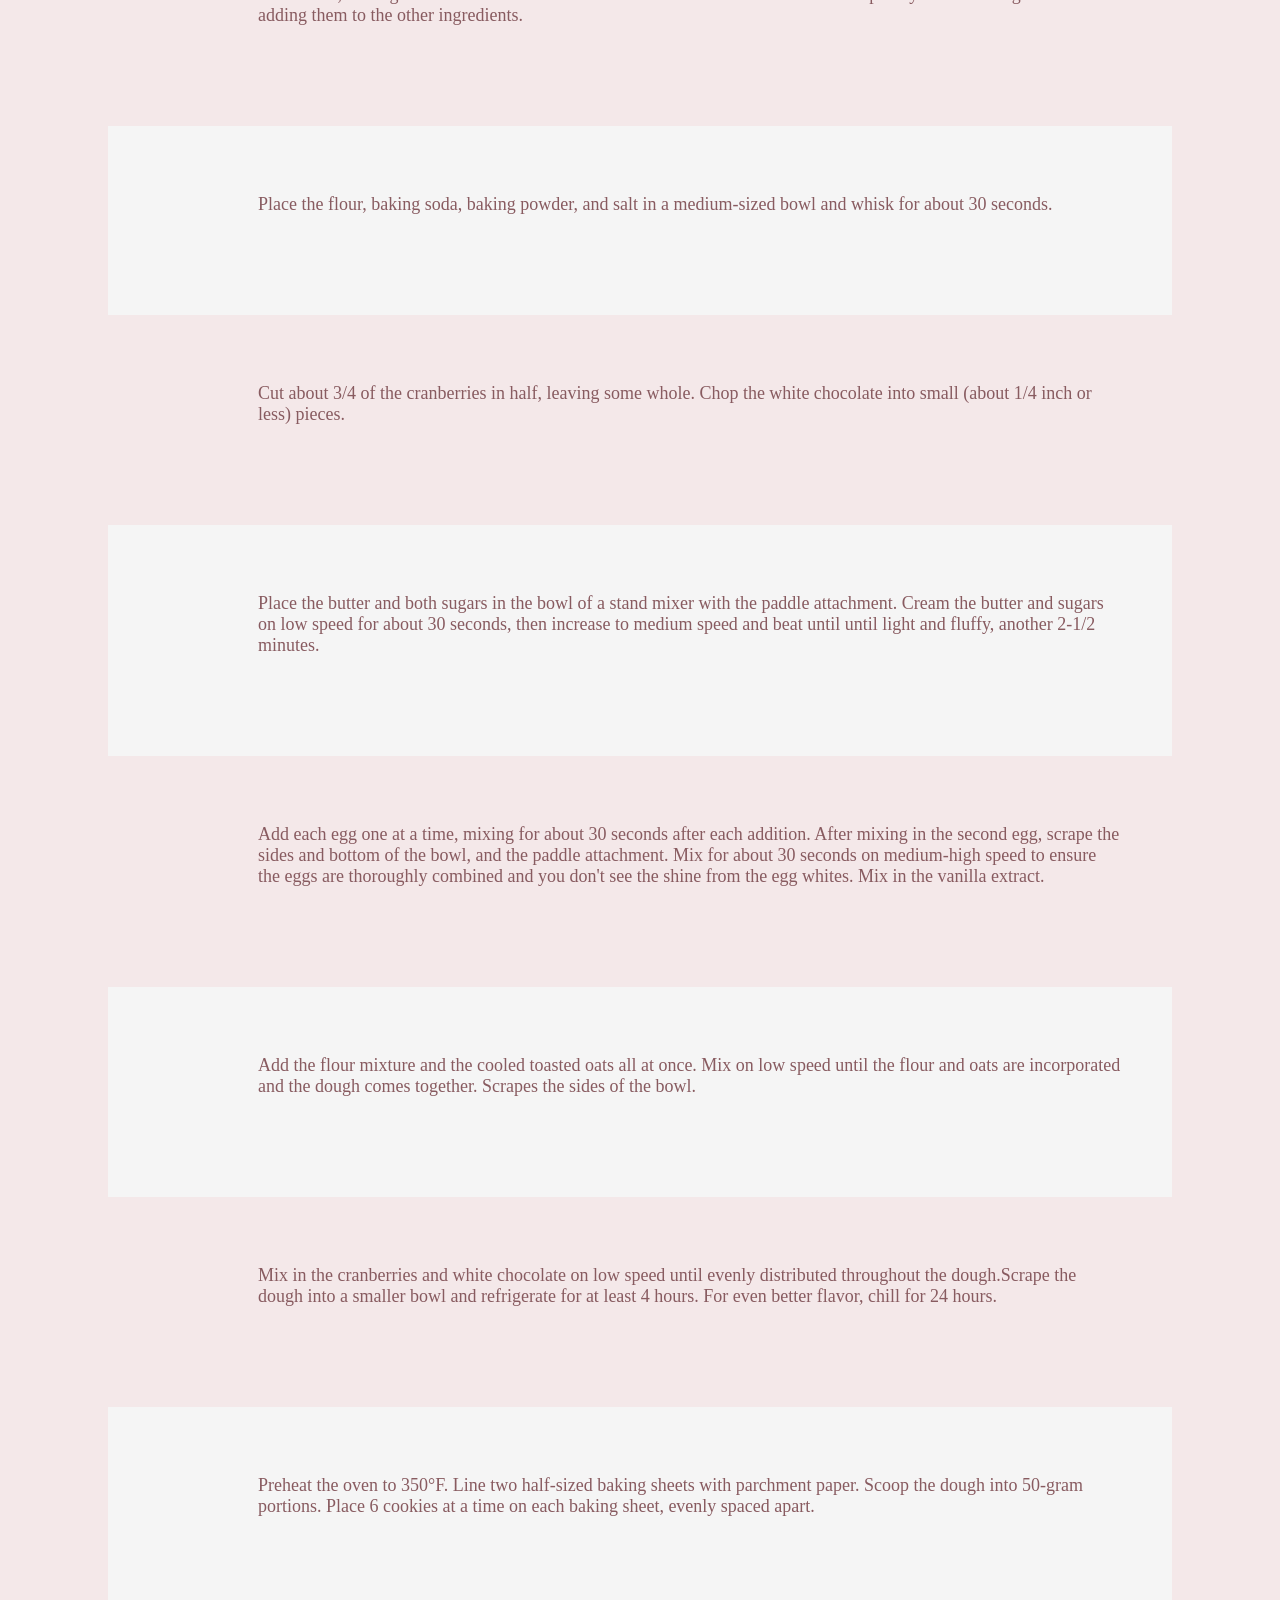
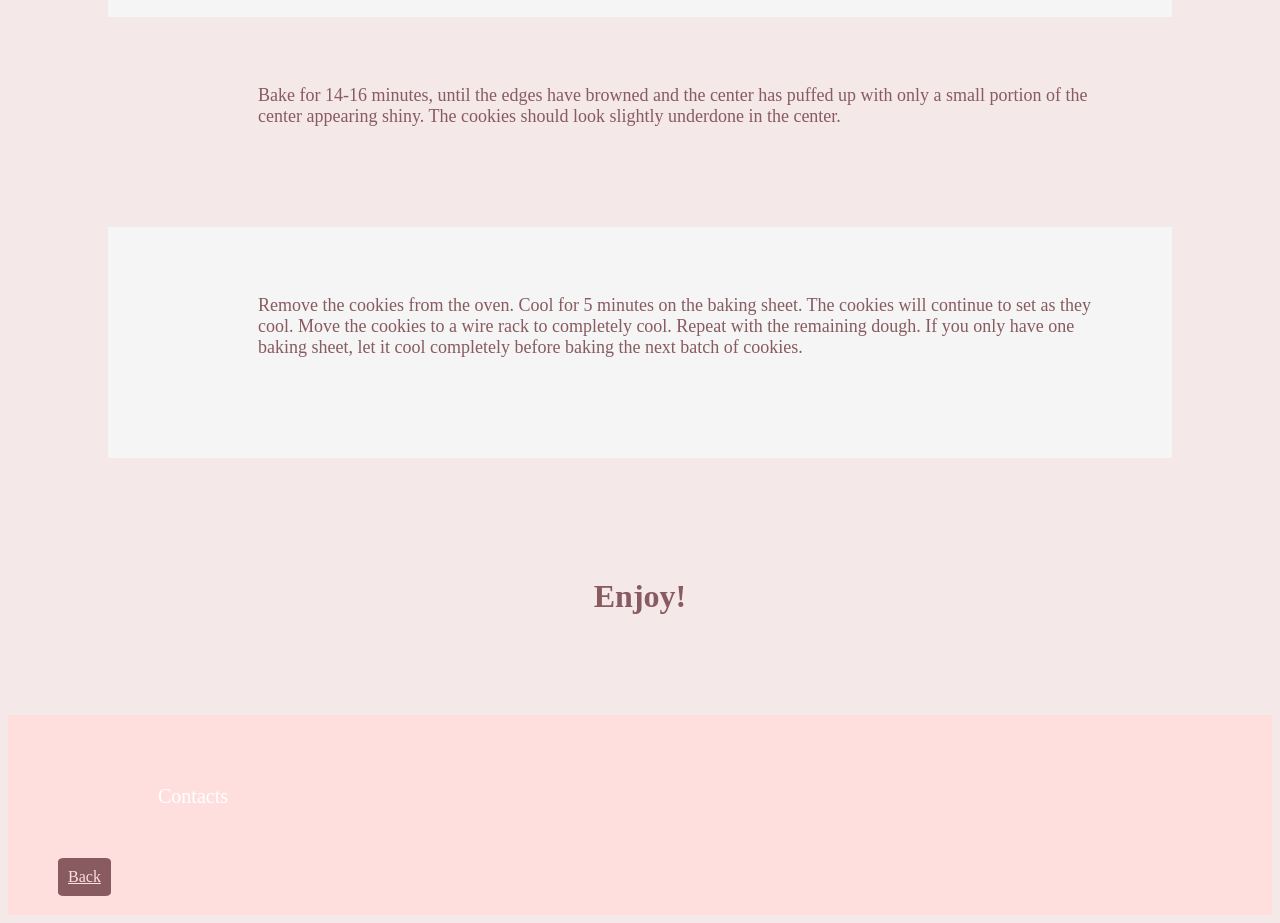
<file: cranberry-white-chocolate-oatmeal-recipe-page.html>
<!DOCTYPE html>
<html lang="en">
<head>
<meta charset="UTF-8">
<meta name="viewport" content="width=device-width, initial-scale=1.0">
<link rel="stylesheet" href="recipes-style.css">
<title>Cranberry White Chocolate Oatmeal Cookie</title>
</head>
<body>
    <!-- Recipe Banner -->
    <section class="recipe-banner">
        <div class="button">
            <a href="./index.html">Back</a>
        </div>
            <img src="./imgs/Cranberry-White-Chocolate-Oatmeal-Cookies-28.jpg" alt="Cranberry White Chocolate Oatmeal Cookies">
        <div class="banner-text-container">
        <h1>Cranberry White Chocolate Oatmeal Cookie Recipe</h1>
        <div class="recipe-description-container">
            <p class="recipe-description-text">
            These cranberry and white chocolate oatmeal cookies combine tart fresh cranberries, creamy melted white chocolate, and nutty toasted oats for a soft, chewy cookie with just the right amount of crisp around the edges.
            </p>
        </div>
        </div>
    </section>

    <!-- Ingredients and Equipment Section -->
    <section class="equipment-ingredients">
        <div class="ingredients-containers">
            <h2 class="ingredients-title">
                Ingredients
            </h2>
            <p class="ingredients-text">
                *  2-1/4 cups (284 grams) unbleached all-purpose flour <br>
                *  1 teaspoon baking soda <br>
                *  3/4 teaspoon baking powder <br>
                *  1 teaspoon Diamond kosher salt <br>
                *  1 cup (227 grams) unsalted butter room temperature <br>
                *  1 cup (200 grams) packed light brown sugar <br>
                *  3/4 cup (150 grams) granulated sugar <br>
                *  2 large (100 grams) eggs <br>
                *  2 teaspoons pure vanilla extract <br>
                *  1-3/4 cups (200 grams) rolled oats <br>
                *  1-1/4 cups (120 grams) fresh cranberries <br>
                *  4 ounces (113 grams) chopped white chocolate use a chocolate bar not chocolate chips <br>
            </p>
        </div>
        <div class="equipment-containers">
            <h2 class="equipment-title">
                Equipment
            </h2>
            <p class="equipment-text">
                *  Equipment:  <br>
                *  5-Qt Stand Mixer <br>
                *  Digital Scale <br>
                *  Half Baking Sheet <br>
                *  Silicone Spatula <br>
                *  Parchment Paper <br>
            </p>
        </div>
    </section>

    <!-- Instructions Section -->
    <section class="instructions-section">
    <div class="instructions-title-container">
        <h2 class="instructions-title">
            INSTRUCTIONS
        </h2>
    </div>
        <div class="instructions-container-pink">
            <p class="instructions-text">
                Preheat the oven to 350°F. Spread the oats in an even layer on a half-sized baking sheet. Toast the oats in the oven for 10 minutes, stirring after 5 minutes. Remove from the oven and let the oats cool completely on the baking sheet before adding them to the other ingredients.
            </p>
        </div>
        <div class="instructions-container-white">
            <p class="instructions-text">
                Place the flour, baking soda, baking powder, and salt in a medium-sized bowl and whisk for about 30 seconds.
            </p>
        </div>
        
        <div class="instructions-container-pink">
            <p class="instructions-text">
                Cut about 3/4 of the cranberries in half, leaving some whole. Chop the white chocolate into small (about 1/4 inch or less) pieces.
            </p>
        </div>
        <div class="instructions-container-white">
            <p class="instructions-text">
                Place the butter and both sugars in the bowl of a stand mixer with the paddle attachment. Cream the butter and sugars on low speed for about 30 seconds, then increase to medium speed and beat until until light and fluffy, another 2-1/2 minutes.
            </p>
        </div>
        <div class="instructions-container-pink">
            <p class="instructions-text">
                Add each egg one at a time, mixing for about 30 seconds after each addition. After mixing in the second egg, scrape the sides and bottom of the bowl, and the paddle attachment. Mix for about 30 seconds on medium-high speed to ensure the eggs are thoroughly combined and you don't see the shine from the egg whites. Mix in the vanilla extract.
            </p>
        </div>
        <div class="instructions-container-white">
            <p class="instructions-text">
                Add the flour mixture and the cooled toasted oats all at once. Mix on low speed until the flour and oats are incorporated and the dough comes together. Scrapes the sides of the bowl.
            </p>
        </div>
        <div class="instructions-container-pink">
            <p class="instructions-text">
                Mix in the cranberries and white chocolate on low speed until evenly distributed throughout the dough.Scrape the dough into a smaller bowl and refrigerate for at least 4 hours. For even better flavor, chill for 24 hours.
            </p>
        </div>
        <div class="instructions-container-white">
            <p class="instructions-text">
                Preheat the oven to 350°F. Line two half-sized baking sheets with parchment paper. Scoop the dough into 50-gram portions. Place 6 cookies at a time on each baking sheet, evenly spaced apart.
            </p>
        </div>
        
        <div class="instructions-container-pink">
            <p class="instructions-text">
                Bake for 14-16 minutes, until the edges have browned and the center has puffed up with only a small portion of the center appearing shiny. The cookies should look slightly underdone in the center.
            </p>
        </div>
        <div class="instructions-container-white">
            <p class="instructions-text">
                Remove the cookies from the oven. Cool for 5 minutes on the baking sheet. The cookies will continue to set as they cool. Move the cookies to a wire rack to completely cool. Repeat with the remaining dough. If you only have one baking sheet, let it cool completely before baking the next batch of cookies.
            </p>
        </div>
    </section>
    <h1>
        Enjoy!
    </h1>

    <!-- Bottom Banner -->
    <div class="banner-bottom">
        <div class="banner-box">
            <p class="contacts-text">
                Contacts
            </p>
        </div>
        <div class="button">
            <a href="./index.html">Back</a>
        </div>
    </div>
</body>
</file>
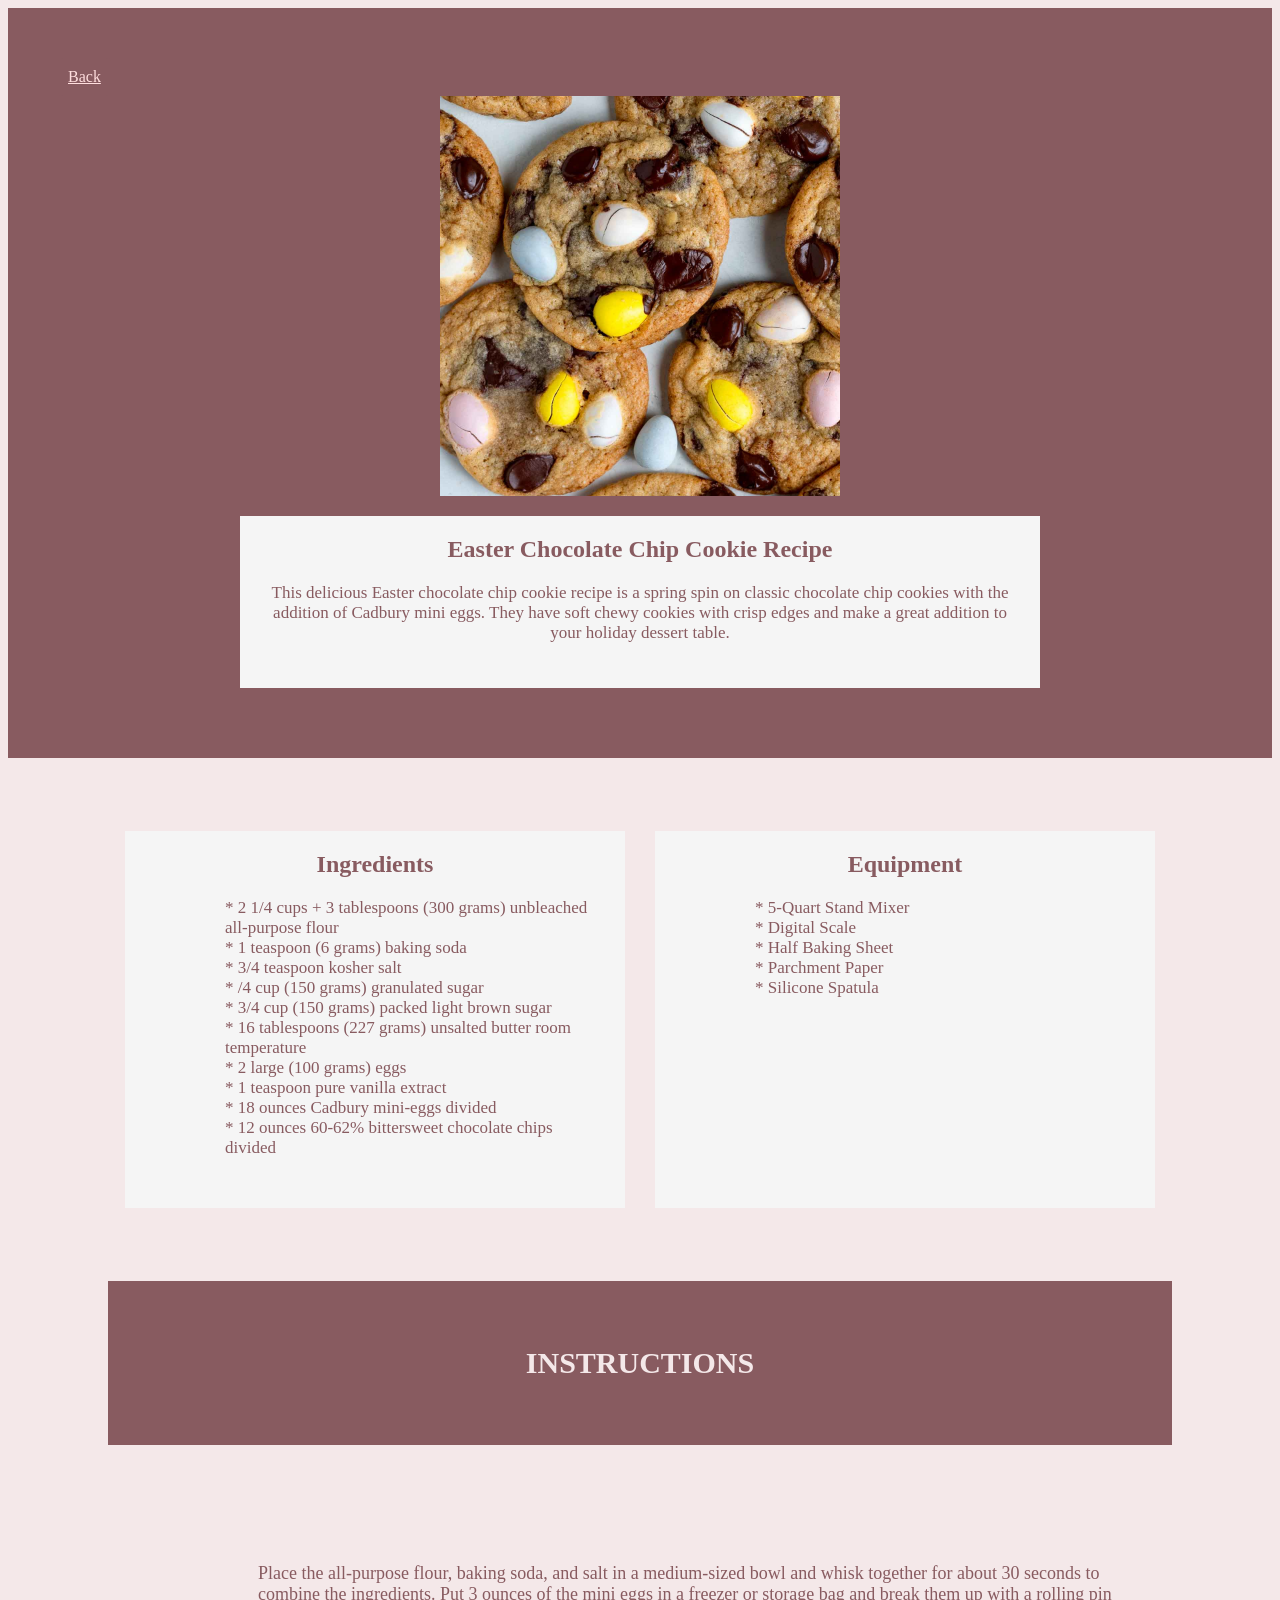
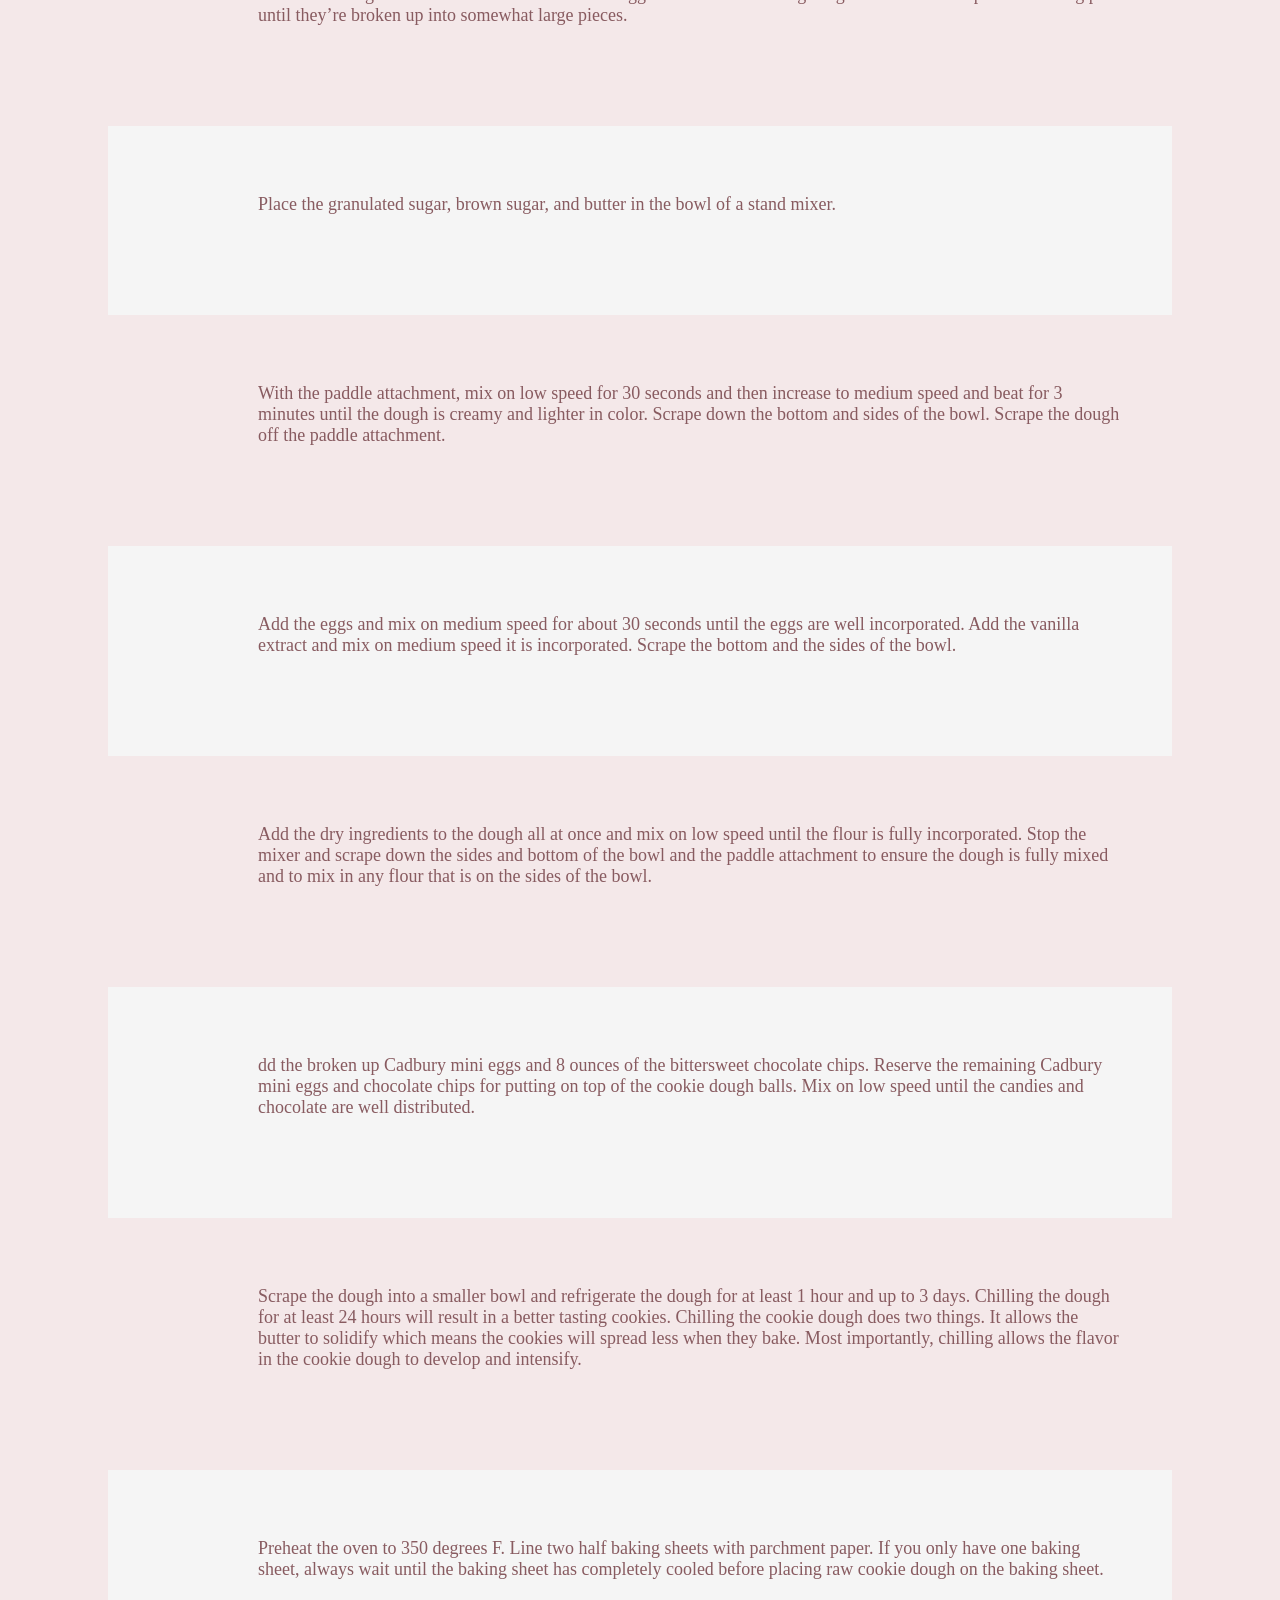
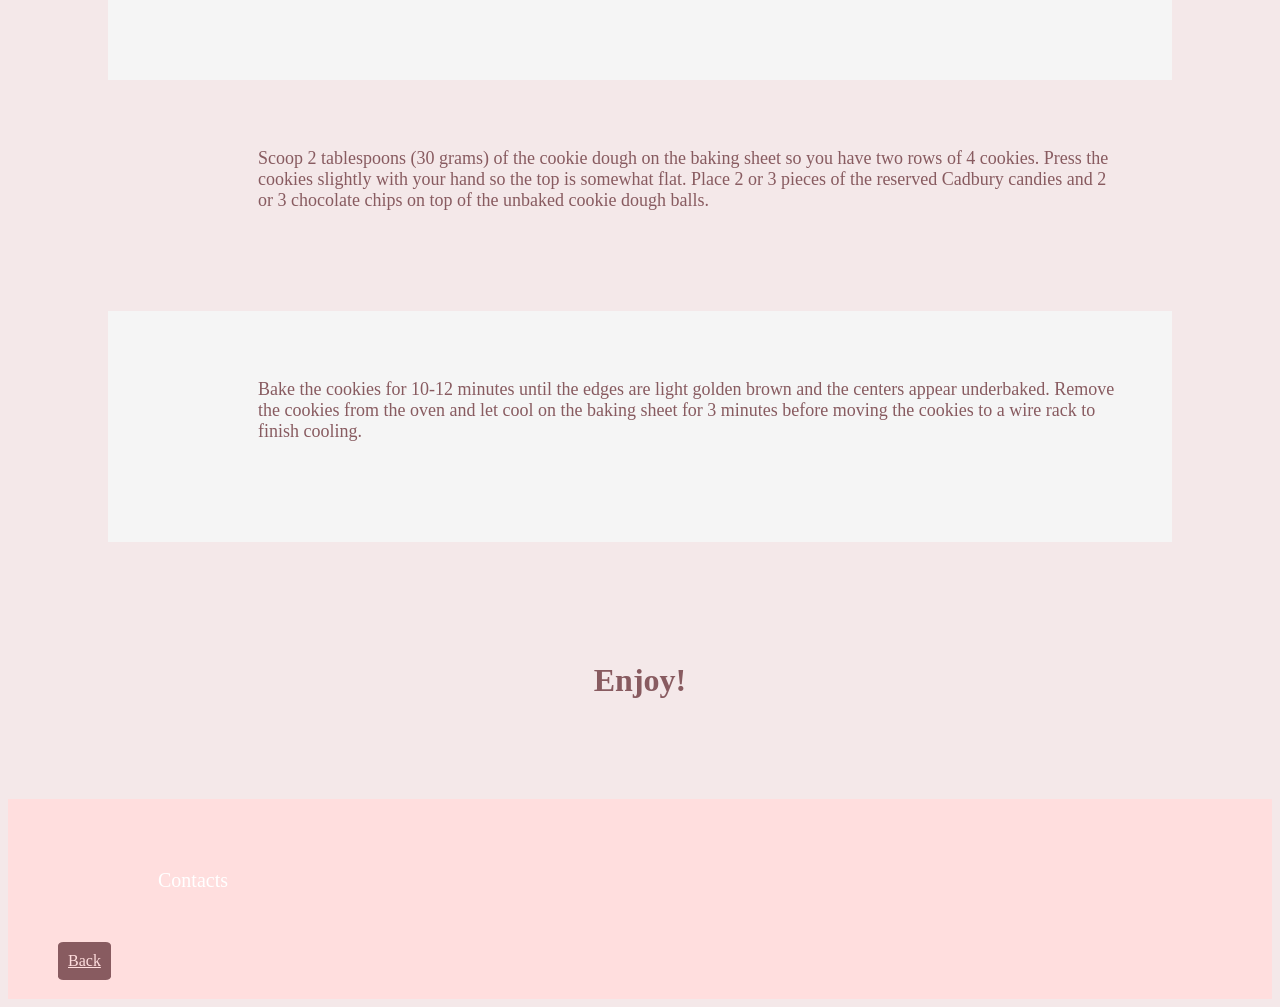
<file: easter-chocolate-chip-recipe-page.html>
<!DOCTYPE html>
<html lang="en">
<head>
<meta charset="UTF-8">
<meta name="viewport" content="width=device-width, initial-scale=1.0">
<link rel="stylesheet" href="recipes-style.css">
<title>Easter Chocolate Chip Cookie</title>
</head>
<body>
    <!-- Recipe Banner -->
    <section class="recipe-banner">
        <div class="button">
            <a href="./index.html">Back</a>
        </div>
            <img src="./imgs/Easter-Chocolate-Chip-Cookies-17.jpg" alt="Easter Chocolate Chip Cookies">
        <div class="banner-text-container">
        <h1> Easter Chocolate Chip Cookie Recipe</h1>
        <div class="recipe-description-container">
            <p class="recipe-description-text">
            This delicious Easter chocolate chip cookie recipe is a spring spin on classic chocolate chip cookies with the addition of Cadbury mini eggs.  They have soft chewy cookies with crisp edges and make a great addition to your holiday dessert table.
            </p>
        </div>
        </div>
    </section>

    <!-- Ingredients and Equipment Section -->
    <section class="equipment-ingredients">
        <div class="ingredients-containers">
            <h2 class="ingredients-title">
                Ingredients
            </h2>
            <p class="ingredients-text">
                *  2 1/4 cups + 3 tablespoons (300 grams) unbleached all-purpose flour <br>
                *  1 teaspoon (6 grams) baking soda <br>
                *  3/4 teaspoon kosher salt <br>
                *  /4 cup (150 grams) granulated sugar <br>
                *  3/4 cup (150 grams) packed light brown sugar <br>
                *  16 tablespoons (227 grams) unsalted butter room temperature <br>
                *  2 large (100 grams) eggs <br>
                *  1 teaspoon pure vanilla extract <br>
                *  18 ounces Cadbury mini-eggs divided <br>
                *  12 ounces 60-62% bittersweet chocolate chips divided <br>
            </p>
        </div>
        <div class="equipment-containers">
            <h2 class="equipment-title">
                Equipment
            </h2>
            <p class="equipment-text">
                *  5-Quart Stand Mixer <br>
                *  Digital Scale <br>
                *  Half Baking Sheet <br>
                *  Parchment Paper <br>
                *  Silicone Spatula <br>
            </p>
        </div>
    </section>

    <!-- Instructions Section -->
    <section class="instructions-section">
    <div class="instructions-title-container">
        <h2 class="instructions-title">
            INSTRUCTIONS
        </h2>
    </div>
        <div class="instructions-container-pink">
            <p class="instructions-text">
                Place the all-purpose flour, baking soda, and salt in a medium-sized bowl and whisk together for about 30 seconds to combine the ingredients. Put 3 ounces of the mini eggs in a freezer or storage bag and break them up with a rolling pin until they’re broken up into somewhat large pieces.
            </p>
        </div>
        <div class="instructions-container-white">
            <p class="instructions-text">
                Place the granulated sugar, brown sugar, and butter in the bowl of a stand mixer.
            </p>
        </div>
        <div class="instructions-container-pink">
            <p class="instructions-text">
                With the paddle attachment, mix on low speed for 30 seconds and then increase to medium speed and beat for 3 minutes until the dough is creamy and lighter in color. Scrape down the bottom and sides of the bowl. Scrape the dough off the paddle attachment.
            </p>
        </div>
        <div class="instructions-container-white">
            <p class="instructions-text">
                Add the eggs and mix on medium speed for about 30 seconds until the eggs are well incorporated. Add the vanilla extract and mix on medium speed it is incorporated. Scrape the bottom and the sides of the bowl.
            </p>
        </div>
        <div class="instructions-container-pink">
            <p class="instructions-text">
                Add the dry ingredients to the dough all at once and mix on low speed until the flour is fully incorporated. Stop the mixer and scrape down the sides and bottom of the bowl and the paddle attachment to ensure the dough is fully mixed and to mix in any flour that is on the sides of the bowl.
            </p>
        </div>
        <div class="instructions-container-white">
            <p class="instructions-text">
                dd the broken up Cadbury mini eggs and 8 ounces of the bittersweet chocolate chips. Reserve the remaining Cadbury mini eggs and chocolate chips for putting on top of the cookie dough balls. Mix on low speed until the candies and chocolate are well distributed.
            </p>
        </div>
        <div class="instructions-container-pink">
            <p class="instructions-text">
                Scrape the dough into a smaller bowl and refrigerate the dough for at least 1 hour and up to 3 days. Chilling the dough for at least 24 hours will result in a better tasting cookies. Chilling the cookie dough does two things. It allows the butter to solidify which means the cookies will spread less when they bake. Most importantly, chilling allows the flavor in the cookie dough to develop and intensify.
            </p>
        </div>
        <div class="instructions-container-white">
            <p class="instructions-text">
                Preheat the oven to 350 degrees F. Line two half baking sheets with parchment paper. If you only have one baking sheet, always wait until the baking sheet has completely cooled before placing raw cookie dough on the baking sheet.
            </p>
        </div>
        <div class="instructions-container-pink">
            <p class="instructions-text">
                Scoop 2 tablespoons (30 grams) of the cookie dough on the baking sheet so you have two rows of 4 cookies. Press the cookies slightly with your hand so the top is somewhat flat. Place 2 or 3 pieces of the reserved Cadbury candies and 2 or 3 chocolate chips on top of the unbaked cookie dough balls.
            </p>
        </div>
        <div class="instructions-container-white">
            <p class="instructions-text">
                Bake the cookies for 10-12 minutes until the edges are light golden brown and the centers appear underbaked. Remove the cookies from the oven and let cool on the baking sheet for 3 minutes before moving the cookies to a wire rack to finish cooling.
            </p>
        </div>
    </section>
    <h1>
        Enjoy!
    </h1>

    <!-- Bottom Banner -->
    <div class="banner-bottom">
        <div class="banner-box">
            <p class="contacts-text">
                Contacts
            </p>
        </div>
        <div class="button">
            <a href="./index.html">Back</a>
        </div>
    </div>
</body>
</file>
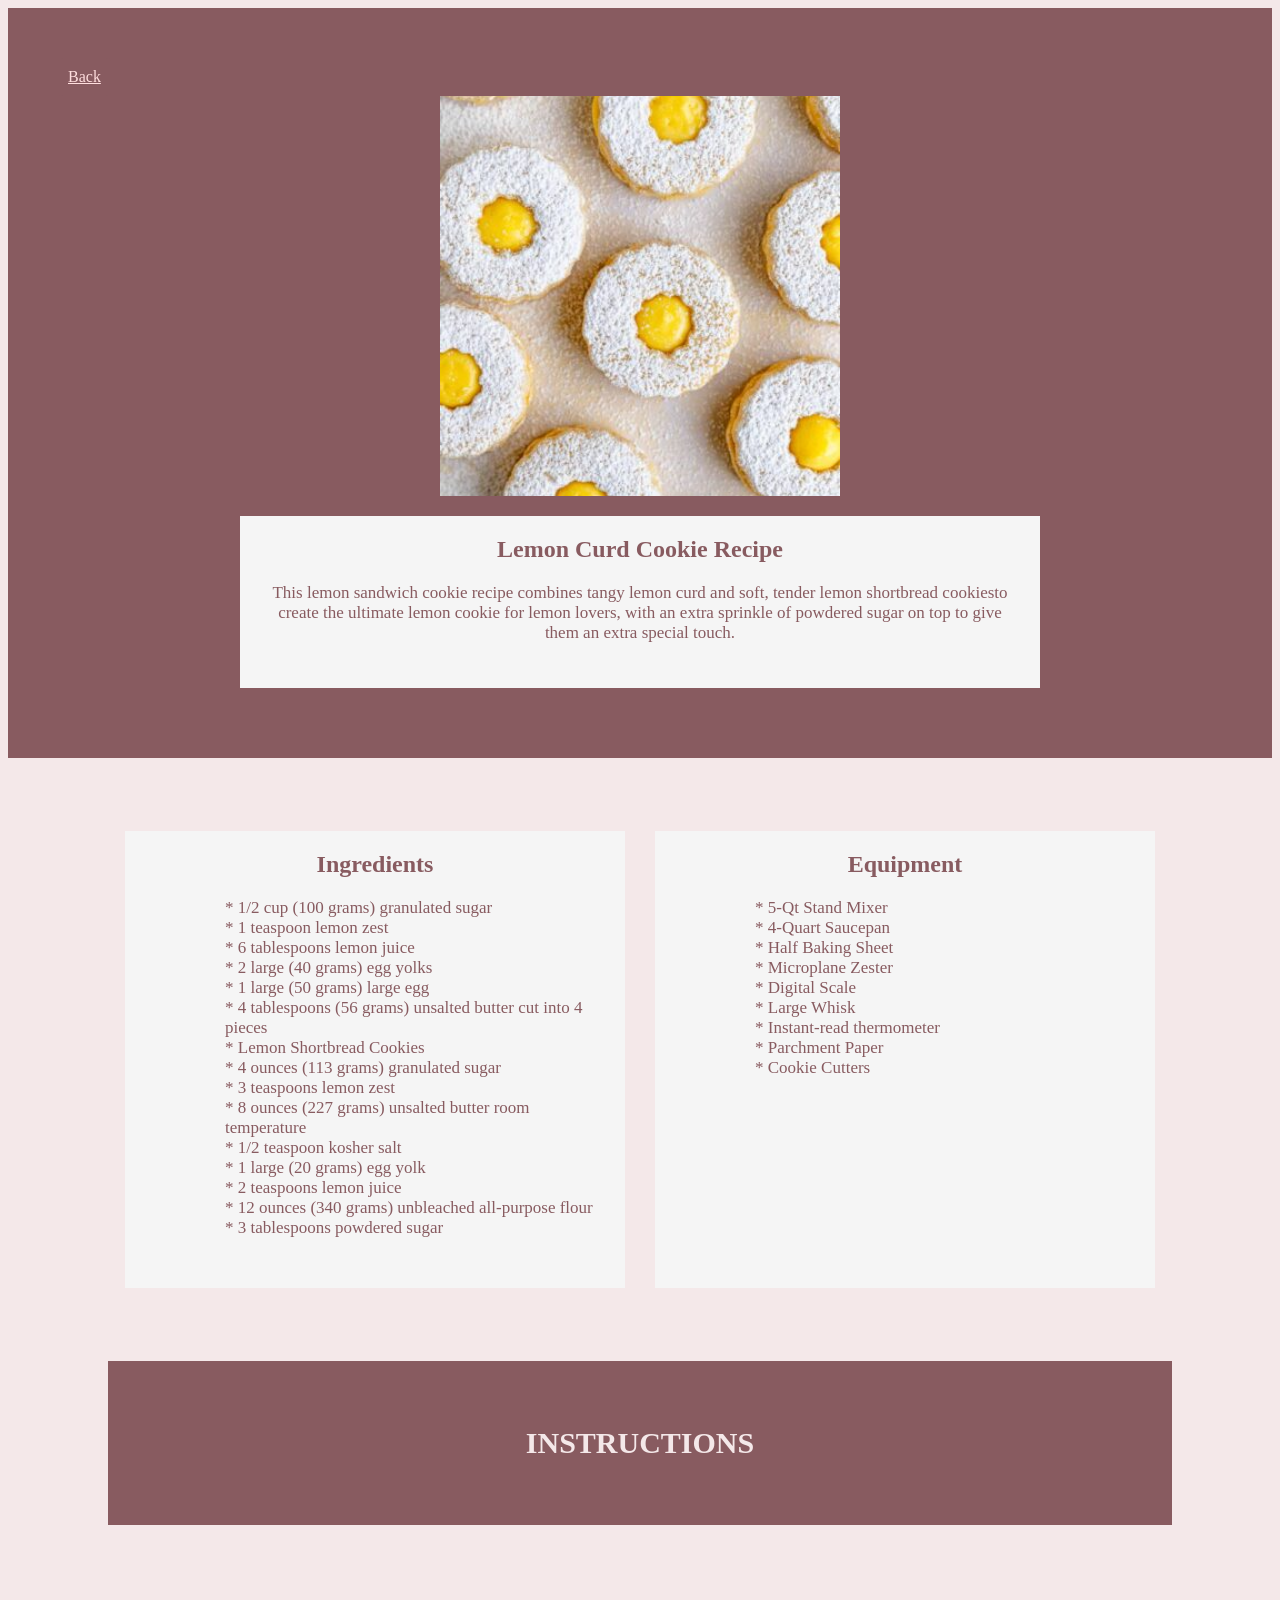
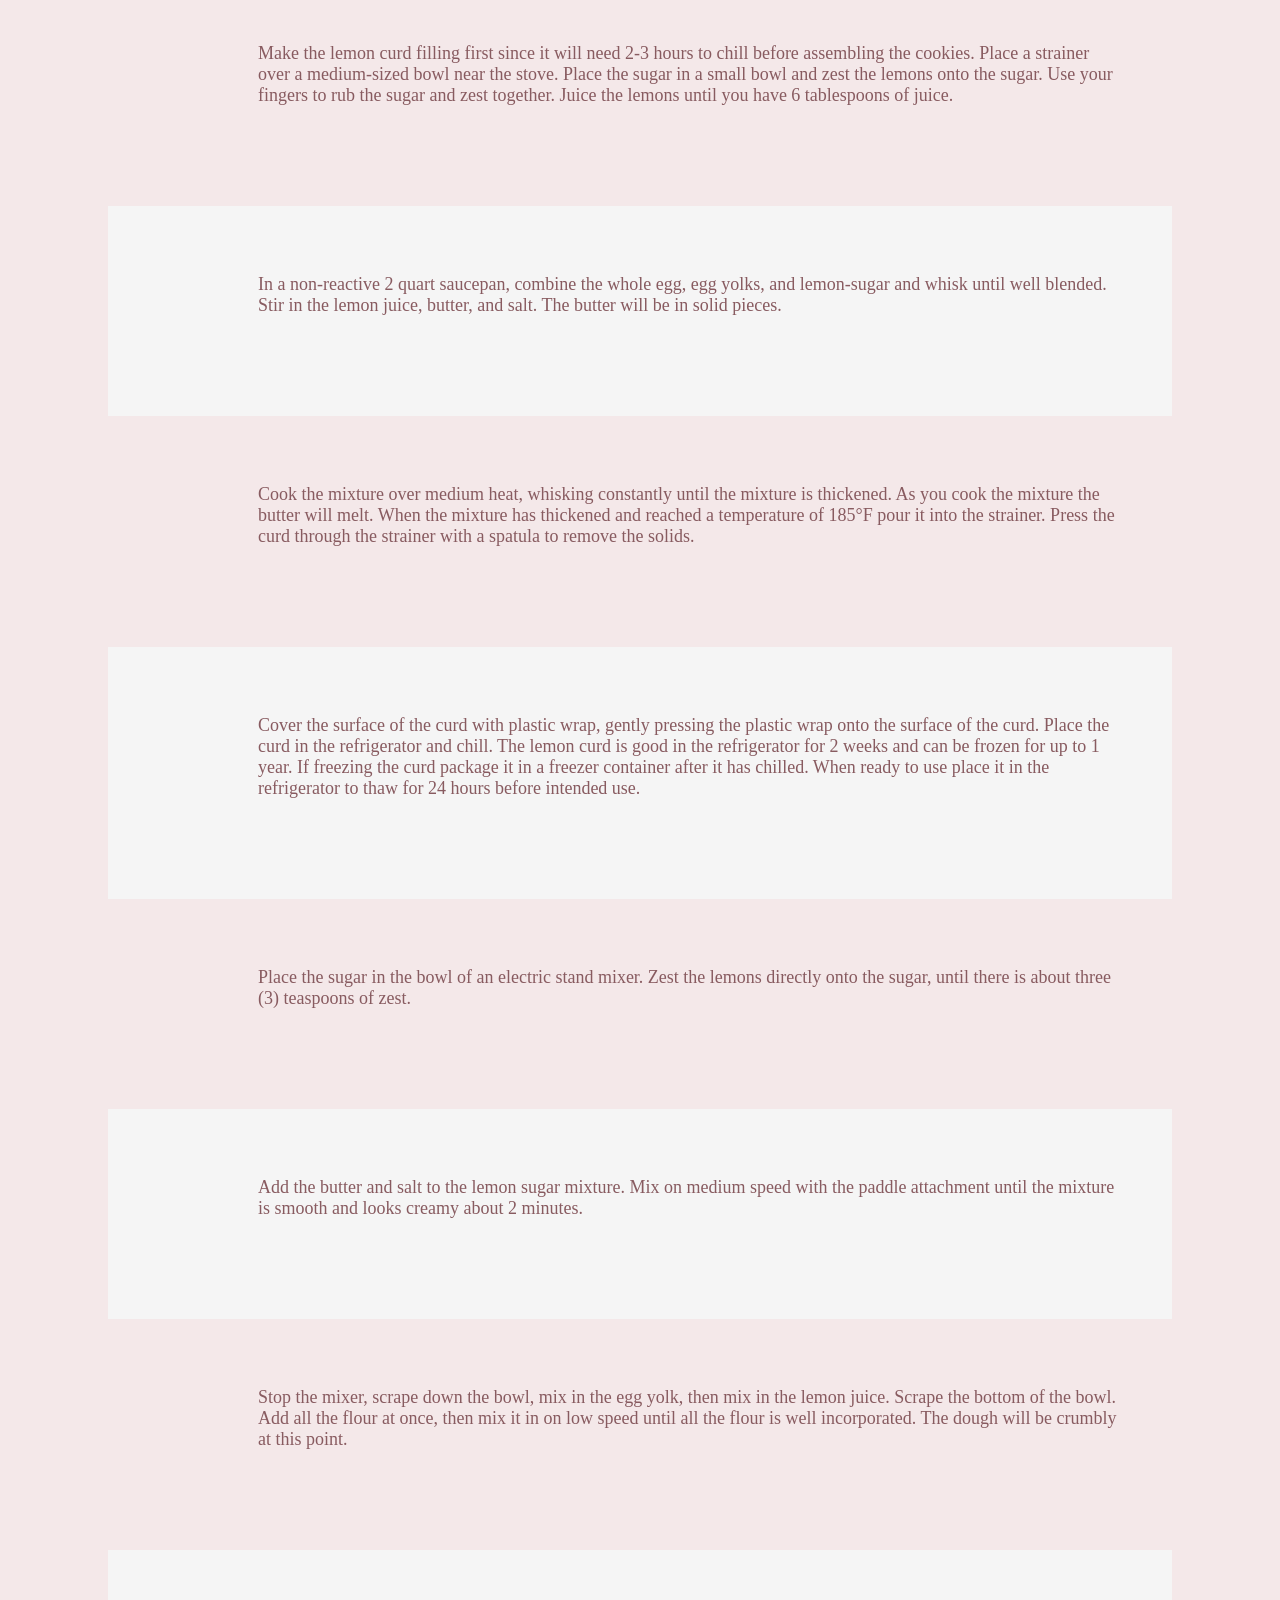
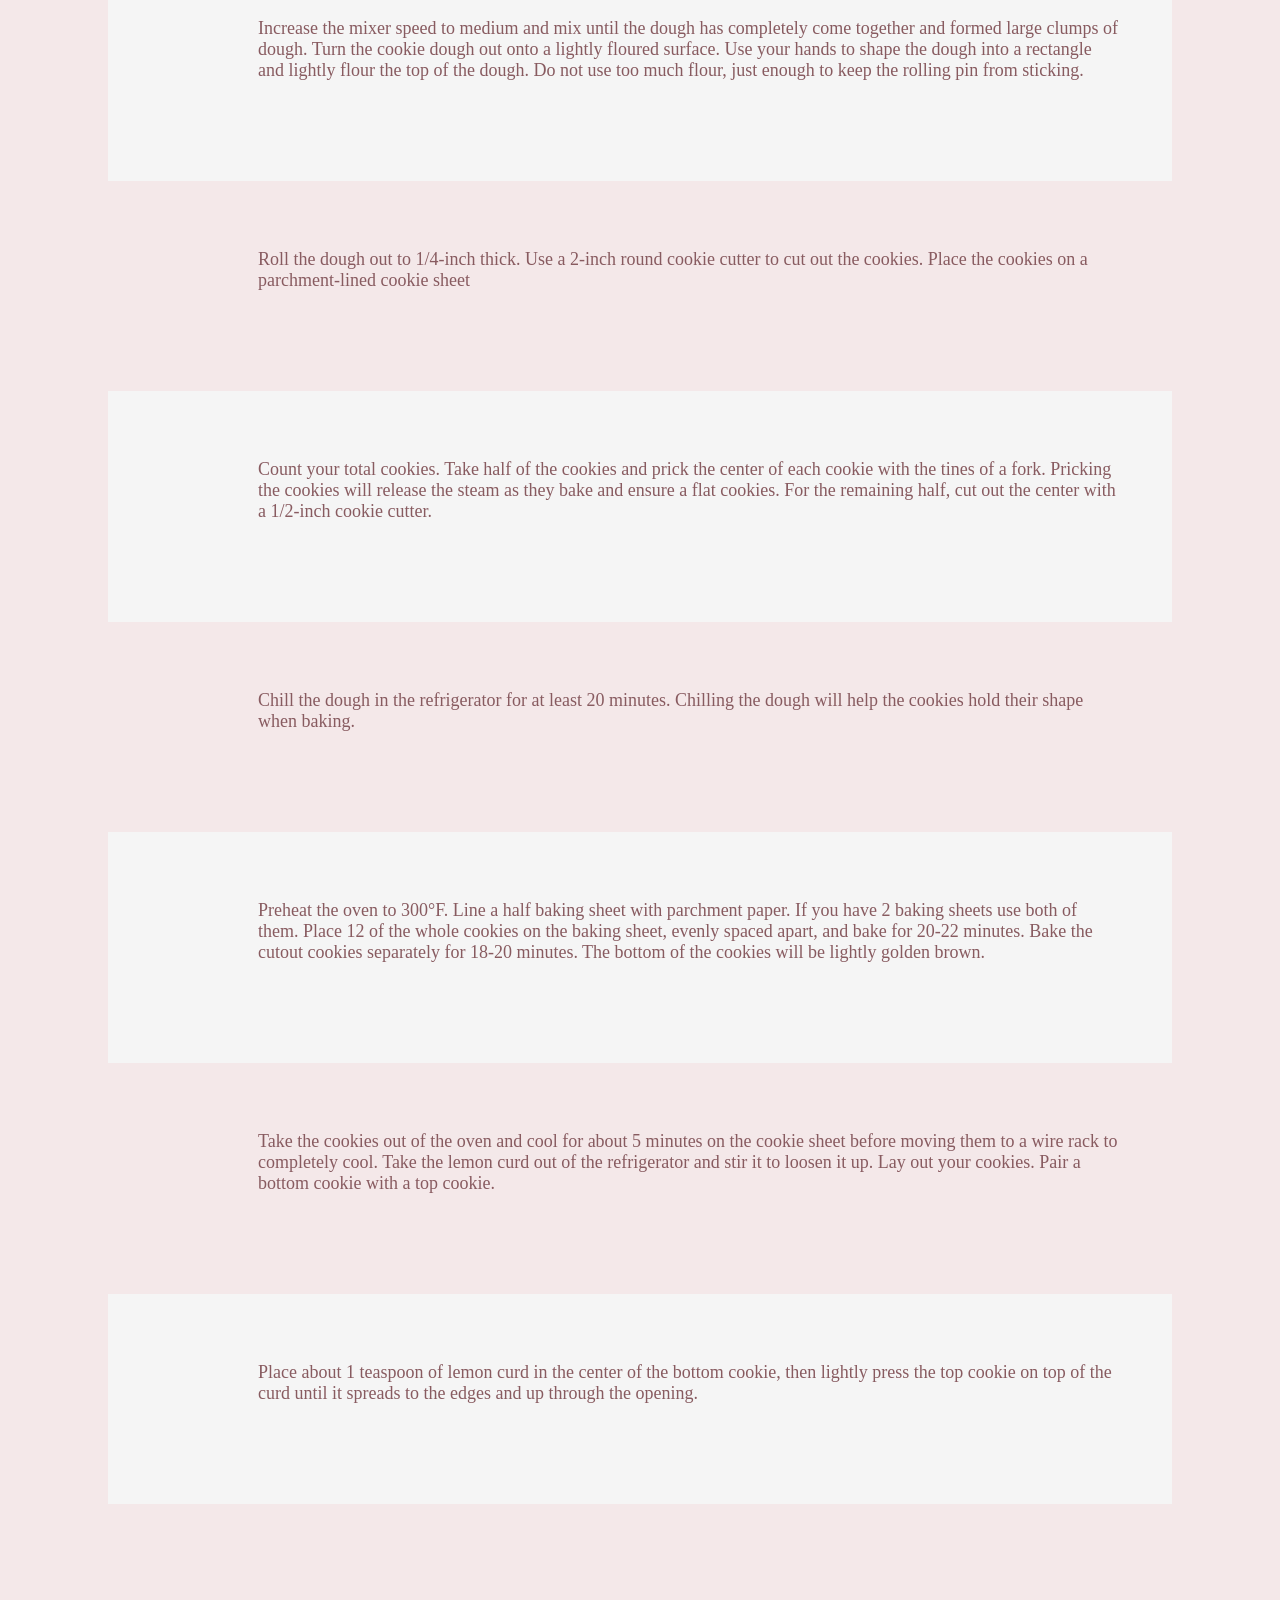
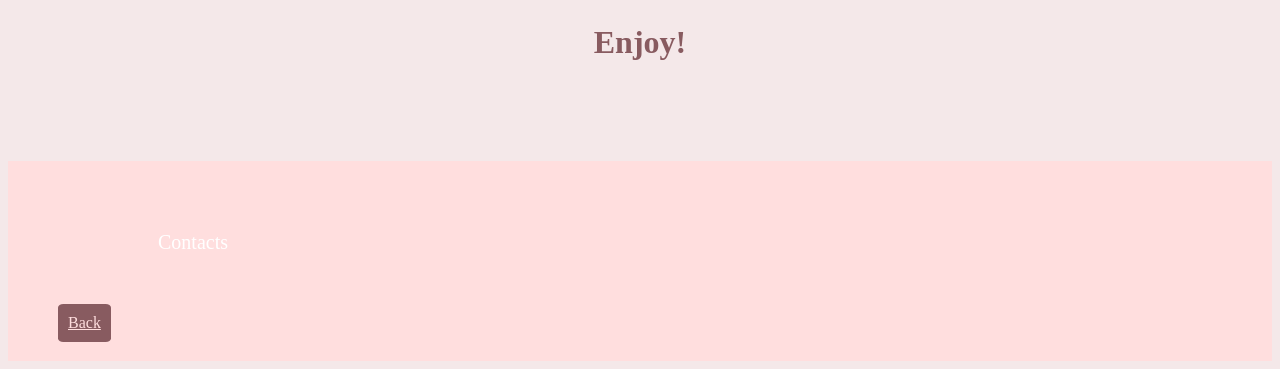
<file: lemon-curd-recipe-page.html>
<!DOCTYPE html>
<html lang="en">
<head>
<meta charset="UTF-8">
<meta name="viewport" content="width=device-width, initial-scale=1.0">
<link rel="stylesheet" href="recipes-style.css">
<title>Lemon Curd Cookie</title>
</head>
<body>
    <!-- Recipe Banner -->
    <section class="recipe-banner">
        <div class="button">
            <a href="./index.html">Back</a>
        </div>
            <img src="./imgs/Lemon-Curd-Cookies-21-360x480.jpg" alt="Lemon Curd Cookies">
        <div class="banner-text-container">
        <h1> Lemon Curd Cookie Recipe</h1>
        <div class="recipe-description-container">
            <p class="recipe-description-text">
            This lemon sandwich cookie recipe combines tangy lemon curd and soft, tender lemon shortbread cookiesto create the ultimate lemon cookie for lemon lovers, with an extra sprinkle of powdered sugar on top to give them an extra special touch.
            </p>
        </div>
        </div>
    </section>

    <!-- Ingredients and Equipment Section -->
    <section class="equipment-ingredients">
        <div class="ingredients-containers">
            <h2 class="ingredients-title">
                Ingredients
            </h2>
            <p class="ingredients-text">
                *  1/2 cup (100 grams) granulated sugar <br>
                *  1 teaspoon lemon zest <br>
                *  6 tablespoons lemon juice <br>
                *  2 large (40 grams) egg yolks <br>
                *  1 large (50 grams) large egg <br>
                *  4 tablespoons (56 grams) unsalted butter cut into 4 pieces <br>
                *  Lemon Shortbread Cookies <br>
                *  4 ounces (113 grams) granulated sugar <br>
                *  3 teaspoons lemon zest <br>
                *  8 ounces (227 grams) unsalted butter room temperature <br>
                *  1/2 teaspoon kosher salt <br>
                *  1 large (20 grams) egg yolk <br>
                *  2 teaspoons lemon juice <br>
                *  12 ounces (340 grams) unbleached all-purpose flour <br>
                *  3 tablespoons powdered sugar <br>
            </p>
        </div>
        <div class="equipment-containers">
            <h2 class="equipment-title">
                Equipment
            </h2>
            <p class="equipment-text">
                *  5-Qt Stand Mixer <br>
                *  4-Quart Saucepan <br>
                *  Half Baking Sheet <br>
                *  Microplane Zester <br>
                *  Digital Scale <br>
                *  Large Whisk <br>
                *  Instant-read thermometer <br>
                *  Parchment Paper <br>
                *  Cookie Cutters <br>
            </p>
        </div>
    </section>

    <!-- Instructions Section -->
    <section class="instructions-section">
    <div class="instructions-title-container">
        <h2 class="instructions-title">
            INSTRUCTIONS
        </h2>
    </div>
        <div class="instructions-container-pink">
            <p class="instructions-text">
                Make the lemon curd filling first since it will need 2-3 hours to chill before assembling the cookies. Place a strainer over a medium-sized bowl near the stove. Place the sugar in a small bowl and zest the lemons onto the sugar. Use your fingers to rub the sugar and zest together. Juice the lemons until you have 6 tablespoons of juice.
            </p>
        </div>
        <div class="instructions-container-white">
            <p class="instructions-text">
                In a non-reactive 2 quart saucepan, combine the whole egg, egg yolks, and lemon-sugar and whisk until well blended. Stir in the lemon juice, butter, and salt. The butter will be in solid pieces.
            </p>
        </div>
        <div class="instructions-container-pink">
            <p class="instructions-text">
                Cook the mixture over medium heat, whisking constantly until the mixture is thickened. As you cook the mixture the butter will melt. When the mixture has thickened and reached a temperature of 185°F pour it into the strainer. Press the curd through the strainer with a spatula to remove the solids.
            </p>
        </div>
        <div class="instructions-container-white">
            <p class="instructions-text">
                Cover the surface of the curd with plastic wrap, gently pressing the plastic wrap onto the surface of the curd. Place the curd in the refrigerator and chill. The lemon curd is good in the refrigerator for 2 weeks and can be frozen for up to 1 year. If freezing the curd package it in a freezer container after it has chilled. When ready to use place it in the refrigerator to thaw for 24 hours before intended use.
            </p>
        </div>
        <div class="instructions-container-pink">
            <p class="instructions-text">
                Place the sugar in the bowl of an electric stand mixer. Zest the lemons directly onto the sugar, until there is about three (3) teaspoons of zest.
            </p>
        </div>
        <div class="instructions-container-white">
            <p class="instructions-text">
                Add the butter and salt to the lemon sugar mixture. Mix on medium speed with the paddle attachment until the mixture is smooth and looks creamy about 2 minutes.
            </p>
        </div>
         <div class="instructions-container-pink">
            <p class="instructions-text">
                Stop the mixer, scrape down the bowl, mix in the egg yolk, then mix in the lemon juice. Scrape the bottom of the bowl. Add all the flour at once, then mix it in on low speed until all the flour is well incorporated. The dough will be crumbly at this point.
            </p>
        </div>
        <div class="instructions-container-white">
            <p class="instructions-text">
                Increase the mixer speed to medium and mix until the dough has completely come together and formed large clumps of dough. Turn the cookie dough out onto a lightly floured surface. Use your hands to shape the dough into a rectangle and lightly flour the top of the dough. Do not use too much flour, just enough to keep the rolling pin from sticking.
            </p>
        </div>
        <div class="instructions-container-pink">
            <p class="instructions-text">
                Roll the dough out to 1/4-inch thick. Use a 2-inch round cookie cutter to cut out the cookies. Place the cookies on a parchment-lined cookie sheet
            </p>
        </div>
        <div class="instructions-container-white">
            <p class="instructions-text">
                Count your total cookies. Take half of the cookies and prick the center of each cookie with the tines of a fork. Pricking the cookies will release the steam as they bake and ensure a flat cookies. For the remaining half, cut out the center with a 1/2-inch cookie cutter.
            </p>
        </div>
        <div class="instructions-container-pink">
            <p class="instructions-text">
                Chill the dough in the refrigerator for at least 20 minutes. Chilling the dough will help the cookies hold their shape when baking.

            </p>
        </div>
        <div class="instructions-container-white">
            <p class="instructions-text">
               Preheat the oven to 300°F. Line a half baking sheet with parchment paper. If you have 2 baking sheets use both of them. Place 12 of the whole cookies on the baking sheet, evenly spaced apart, and bake for 20-22 minutes. Bake the cutout cookies separately for 18-20 minutes. The bottom of the cookies will be lightly golden brown.
            </p>
        </div>
        <div class="instructions-container-pink">
            <p class="instructions-text">
                Take the cookies out of the oven and cool for about 5 minutes on the cookie sheet before moving them to a wire rack to completely cool. Take the lemon curd out of the refrigerator and stir it to loosen it up. Lay out your cookies. Pair a bottom cookie with a top cookie.
            </p>
        </div>
        <div class="instructions-container-white">
            <p class="instructions-text">
                Place about 1 teaspoon of lemon curd in the center of the bottom cookie, then lightly press the top cookie on top of the curd until it spreads to the edges and up through the opening.
            </p>
        </div>
    </section>
    <h1>
        Enjoy!
    </h1>

    <!-- Bottom Banner -->
    <div class="banner-bottom">
        <div class="banner-box">
            <p class="contacts-text">
                Contacts
            </p>
        </div>
        <div class="button">
            <a href="./index.html">Back</a>
        </div>
    </div>
</body>
</file>
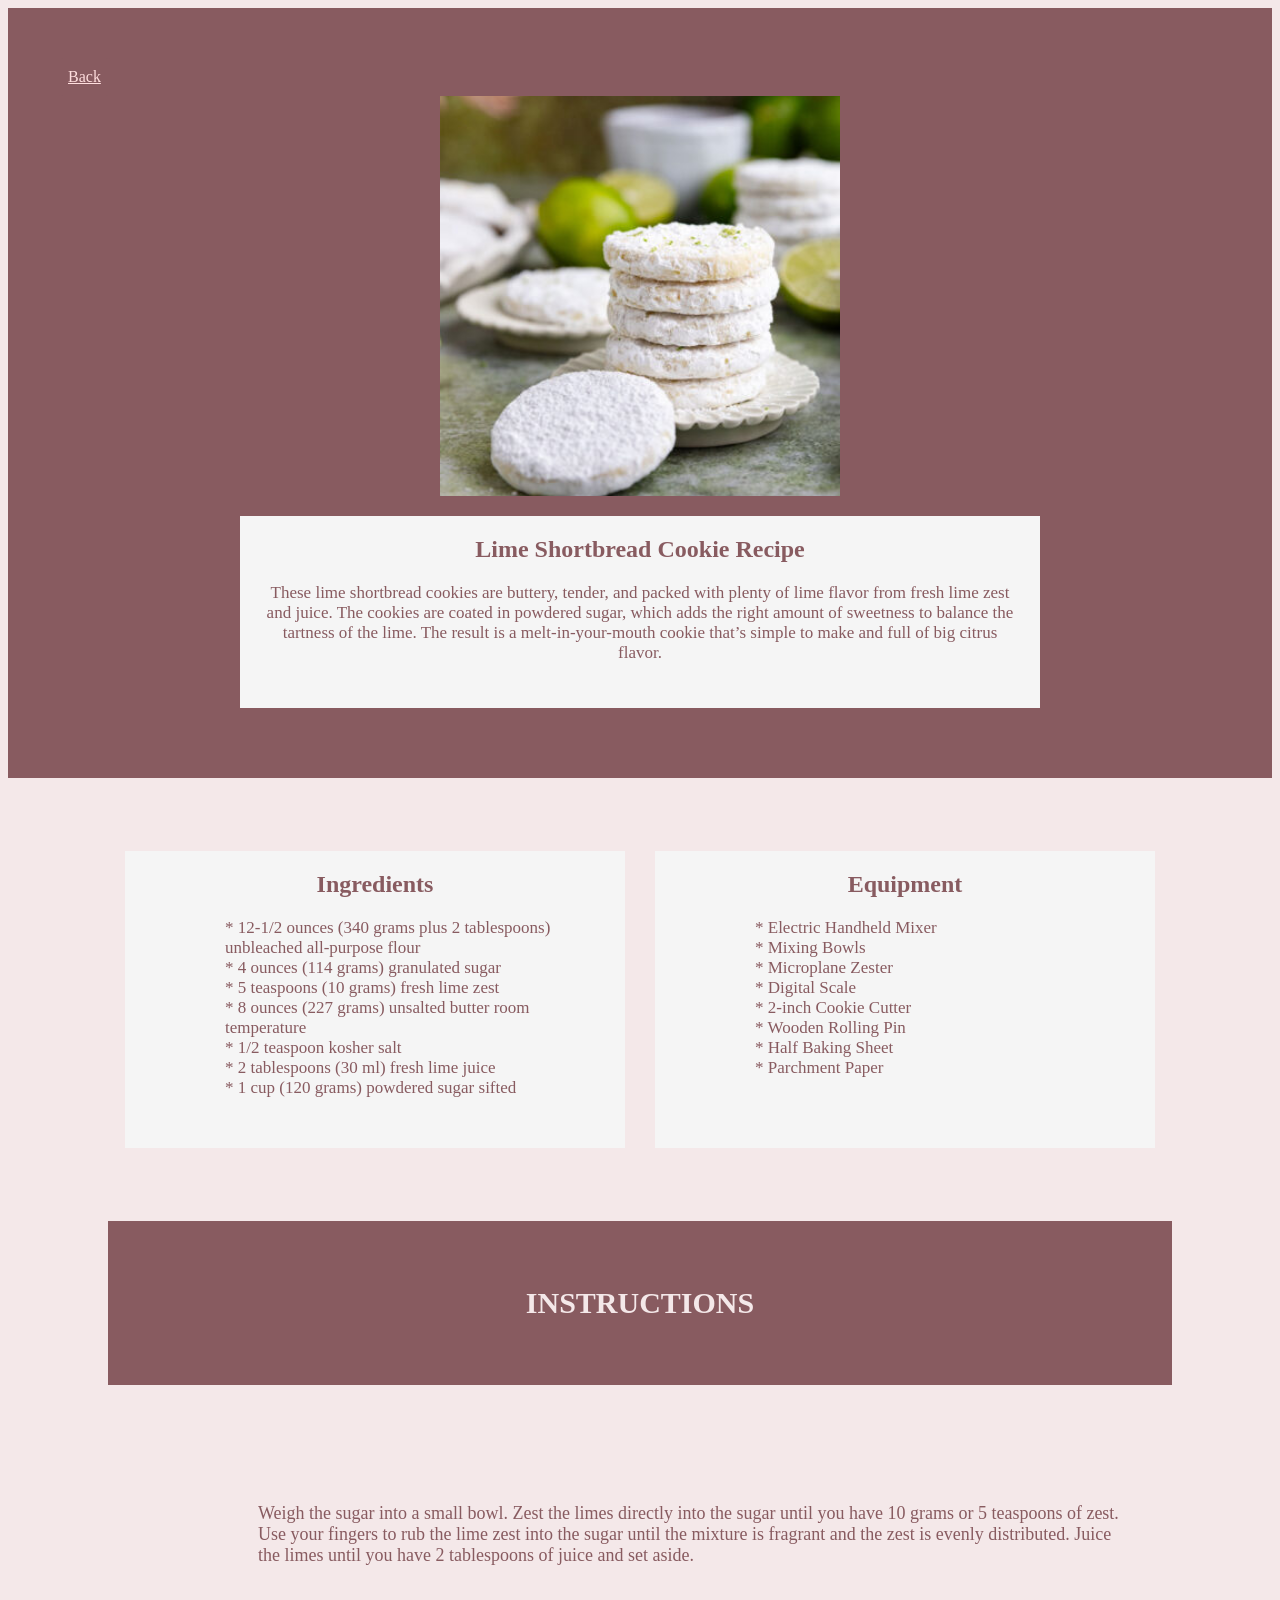
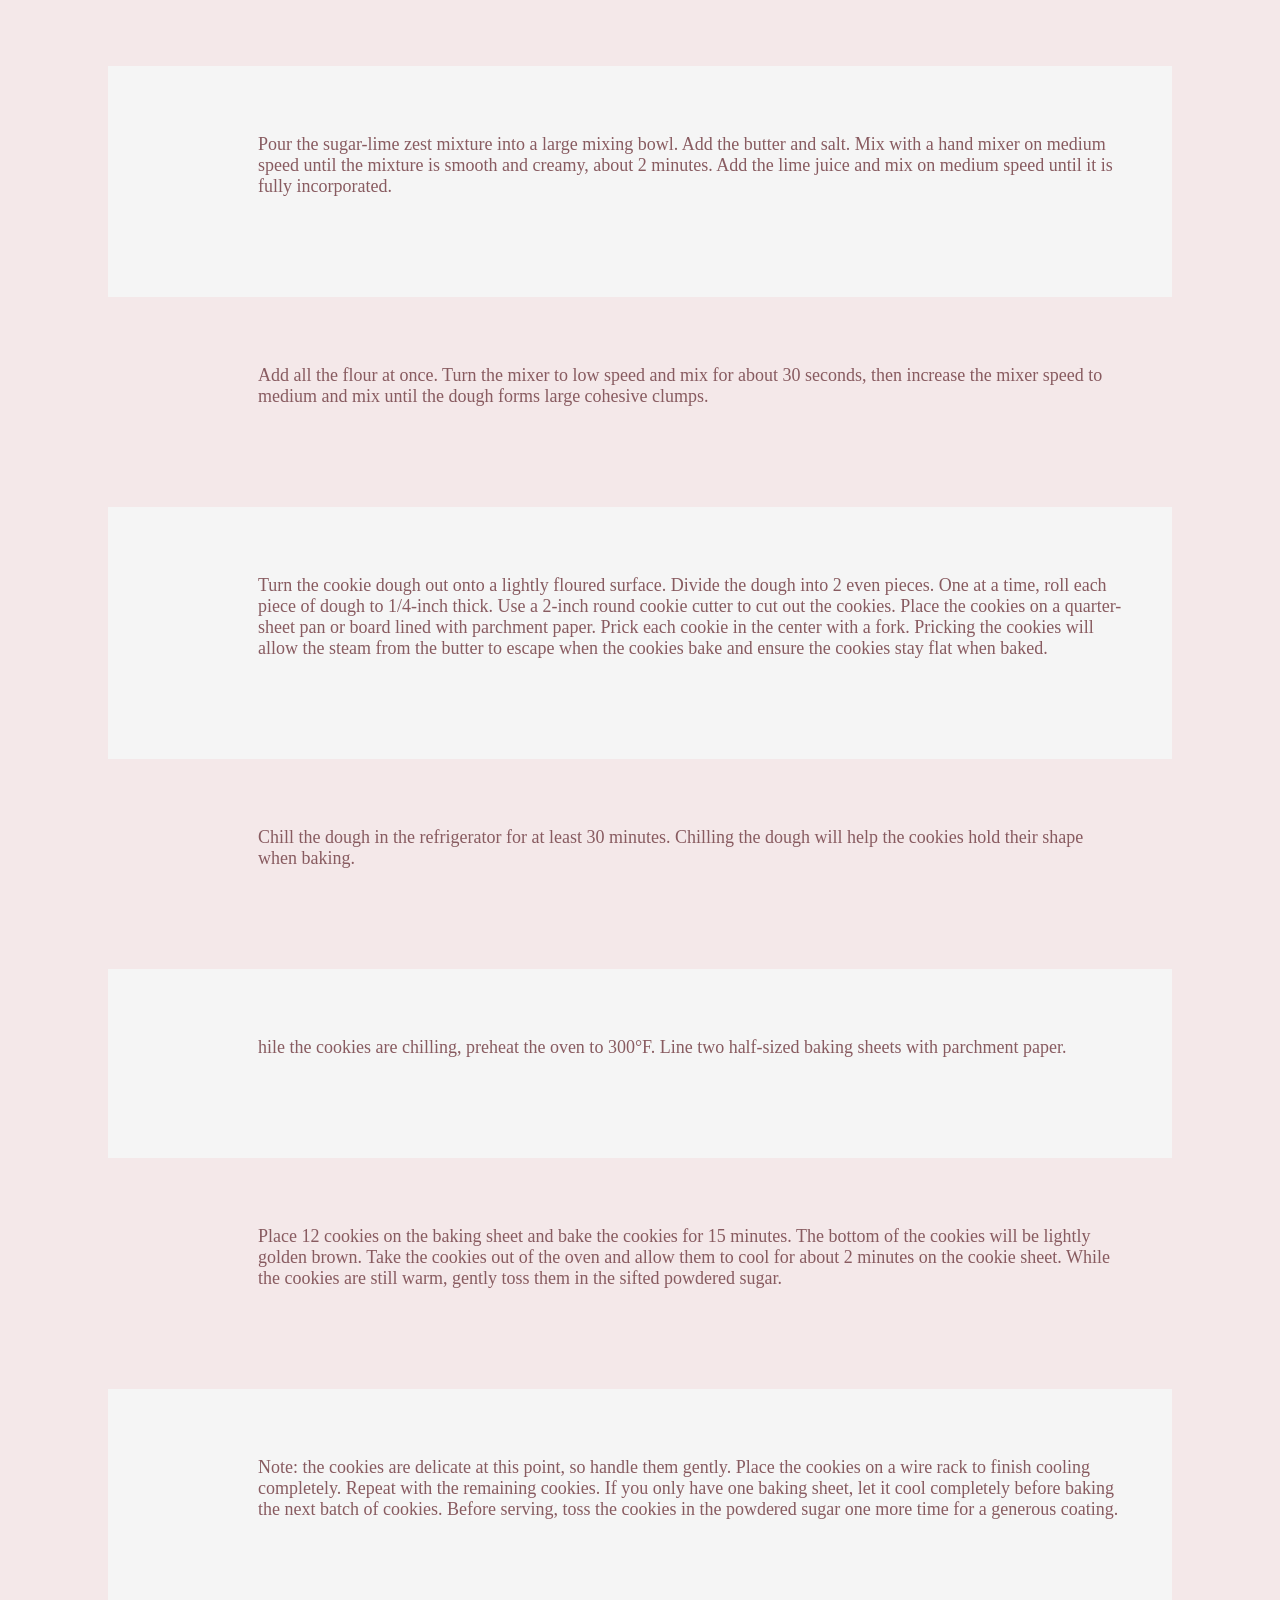
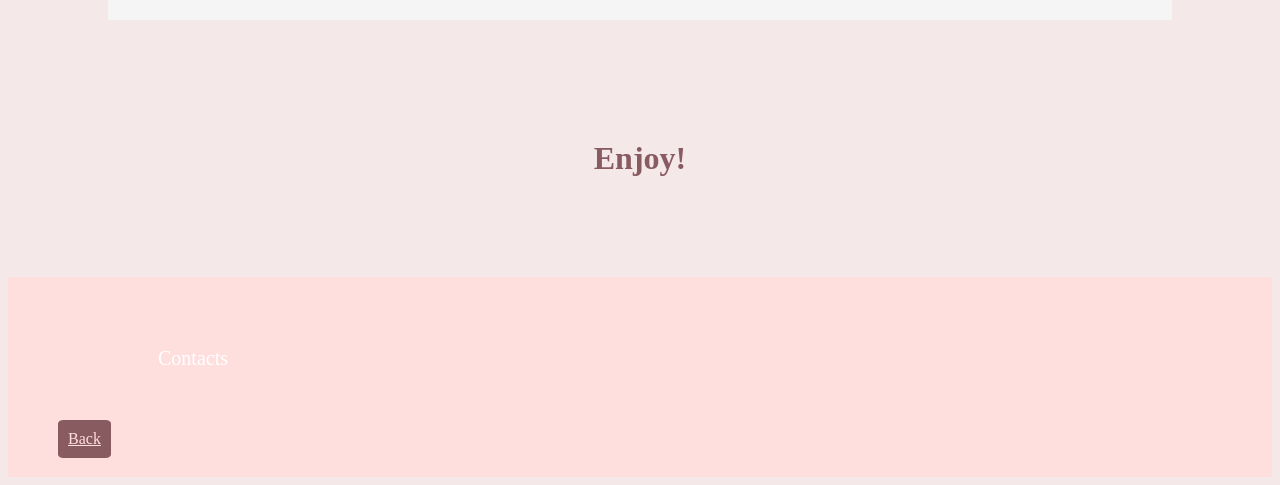
<file: lime-shortbread-recipe-page.html>
<!DOCTYPE html>
<html lang="en">
<head>
<meta charset="UTF-8">
<meta name="viewport" content="width=device-width, initial-scale=1.0">
<link rel="stylesheet" href="recipes-style.css">
<title>Lime Shortbread Cookie</title>
</head>
<body>
    <!-- Recipe Banner -->
    <section class="recipe-banner">
        <div class="button">
            <a href="./index.html">Back</a>
        </div>
            <img src="./imgs/Lime-Shortbread-Cookies-93-3C-360x480.jpg" alt="Lime Shortbread Cookies">
        <div class="banner-text-container">
        <h1> Lime Shortbread Cookie Recipe</h1>
        <div class="recipe-description-container">
            <p class="recipe-description-text">
            These lime shortbread cookies are buttery, tender, and packed with plenty of lime flavor from fresh lime zest and juice. The cookies are coated in powdered sugar, which adds the right amount of sweetness to balance the tartness of the lime. The result is a melt-in-your-mouth cookie that’s simple to make and full of big citrus flavor.
            </p>
        </div>
        </div>
    </section>

    <!-- Ingredients and Equipment Section -->
    <section class="equipment-ingredients">
        <div class="ingredients-containers">
            <h2 class="ingredients-title">
                Ingredients
            </h2>
            <p class="ingredients-text">
                *  12-1/2 ounces (340 grams plus 2 tablespoons) unbleached all-purpose flour <br>
                *  4 ounces (114 grams) granulated sugar <br>
                *  5 teaspoons (10 grams) fresh lime zest <br>
                *  8 ounces (227 grams) unsalted butter room temperature <br>
                *  1/2 teaspoon kosher salt <br>
                *  2 tablespoons (30 ml) fresh lime juice <br>
                *  1 cup (120 grams) powdered sugar sifted <br>
            </p>
        </div>
        <div class="equipment-containers">
            <h2 class="equipment-title">
                Equipment
            </h2>
            <p class="equipment-text">
                *  Electric Handheld Mixer <br>
                *  Mixing Bowls <br>
                *  Microplane Zester <br>
                *  Digital Scale <br>
                *  2-inch Cookie Cutter <br>
                *  Wooden Rolling Pin <br>
                *  Half Baking Sheet <br>
                *  Parchment Paper <br>
            </p>
        </div>
    </section>

    <!-- Instructions Section -->
    <section class="instructions-section">
    <div class="instructions-title-container">
        <h2 class="instructions-title">
            INSTRUCTIONS
        </h2>
    </div>
        <div class="instructions-container-pink">
            <p class="instructions-text">
                Weigh the sugar into a small bowl. Zest the limes directly into the sugar until you have 10 grams or 5 teaspoons of zest. Use your fingers to rub the lime zest into the sugar until the mixture is fragrant and the zest is evenly distributed. Juice the limes until you have 2 tablespoons of juice and set aside.
            </p>
        </div>
        <div class="instructions-container-white">
            <p class="instructions-text">
                Pour the sugar-lime zest mixture into a large mixing bowl. Add the butter and salt. Mix with a hand mixer on medium speed until the mixture is smooth and creamy, about 2 minutes. Add the lime juice and mix on medium speed until it is fully incorporated.
            </p>
        </div>
        
        <div class="instructions-container-pink">
            <p class="instructions-text">
                Add all the flour at once. Turn the mixer to low speed and mix for about 30 seconds, then increase the mixer speed to medium and mix until the dough forms large cohesive clumps.
            </p>
        </div>
        <div class="instructions-container-white">
            <p class="instructions-text">
                Turn the cookie dough out onto a lightly floured surface. Divide the dough into 2 even pieces. One at a time, roll each piece of dough to 1/4-inch thick. Use a 2-inch round cookie cutter to cut out the cookies. Place the cookies on a quarter-sheet pan or board lined with parchment paper. Prick each cookie in the center with a fork. Pricking the cookies will allow the steam from the butter to escape when the cookies bake and ensure the cookies stay flat when baked.
            </p>
        </div>
        <div class="instructions-container-pink">
            <p class="instructions-text">
                Chill the dough in the refrigerator for at least 30 minutes. Chilling the dough will help the cookies hold their shape when baking.
            </p>
        </div>
        <div class="instructions-container-white">
            <p class="instructions-text">
                hile the cookies are chilling, preheat the oven to 300°F. Line two half-sized baking sheets with parchment paper.
            </p>
        </div>
        <div class="instructions-container-pink">
            <p class="instructions-text">
                Place 12 cookies on the baking sheet and bake the cookies for 15 minutes. The bottom of the cookies will be lightly golden brown. Take the cookies out of the oven and allow them to cool for about 2 minutes on the cookie sheet. While the cookies are still warm, gently toss them in the sifted powdered sugar.
            </p>
        </div>
        <div class="instructions-container-white">
            <p class="instructions-text">
                Note: the cookies are delicate at this point, so handle them gently. Place the cookies on a wire rack to finish cooling completely. Repeat with the remaining cookies. If you only have one baking sheet, let it cool completely before baking the next batch of cookies. Before serving, toss the cookies in the powdered sugar one more time for a generous coating.
            </p>
        </div>
    </section>
    <h1>
        Enjoy!
    </h1>

    <!-- Bottom Banner -->
    <div class="banner-bottom">
        <div class="banner-box">
            <p class="contacts-text">
                Contacts
            </p>
        </div>
        <div class="button">
            <a href="./index.html">Back</a>
        </div>
    </div>
</body>
</file>
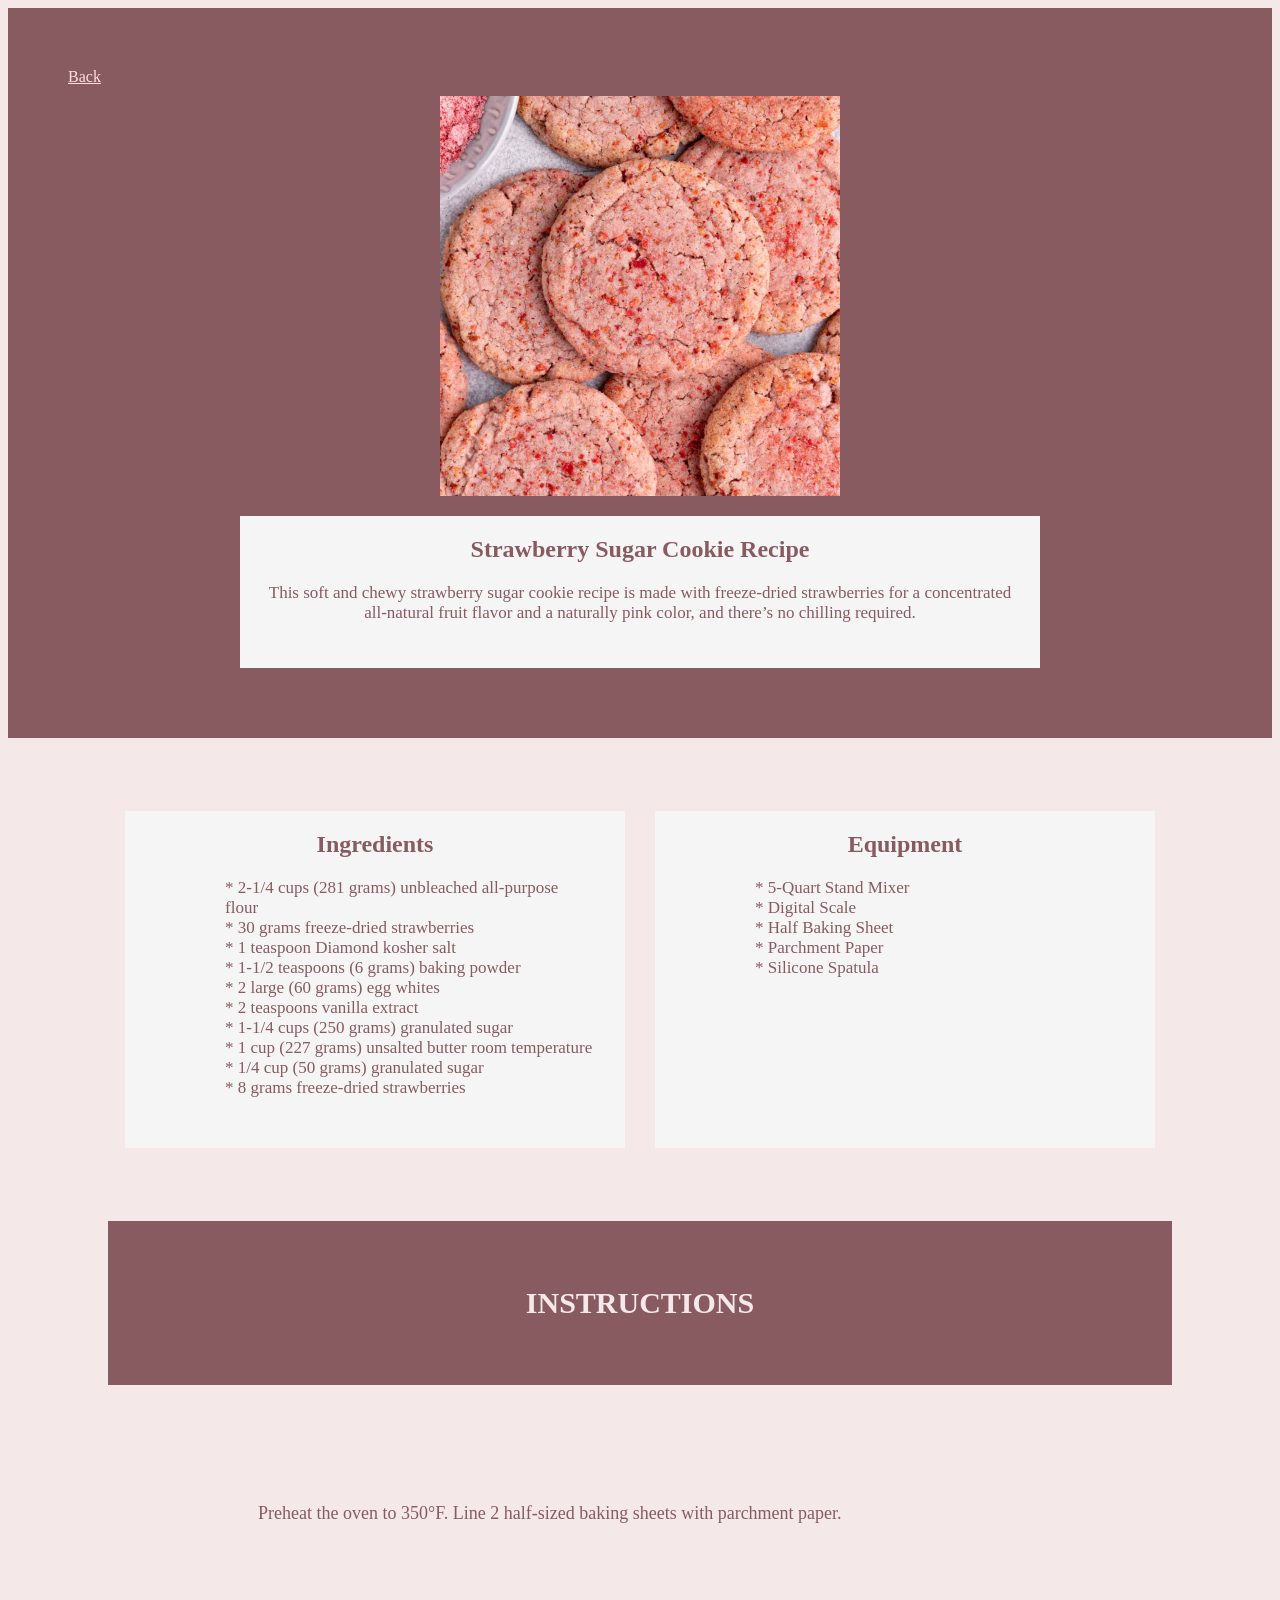
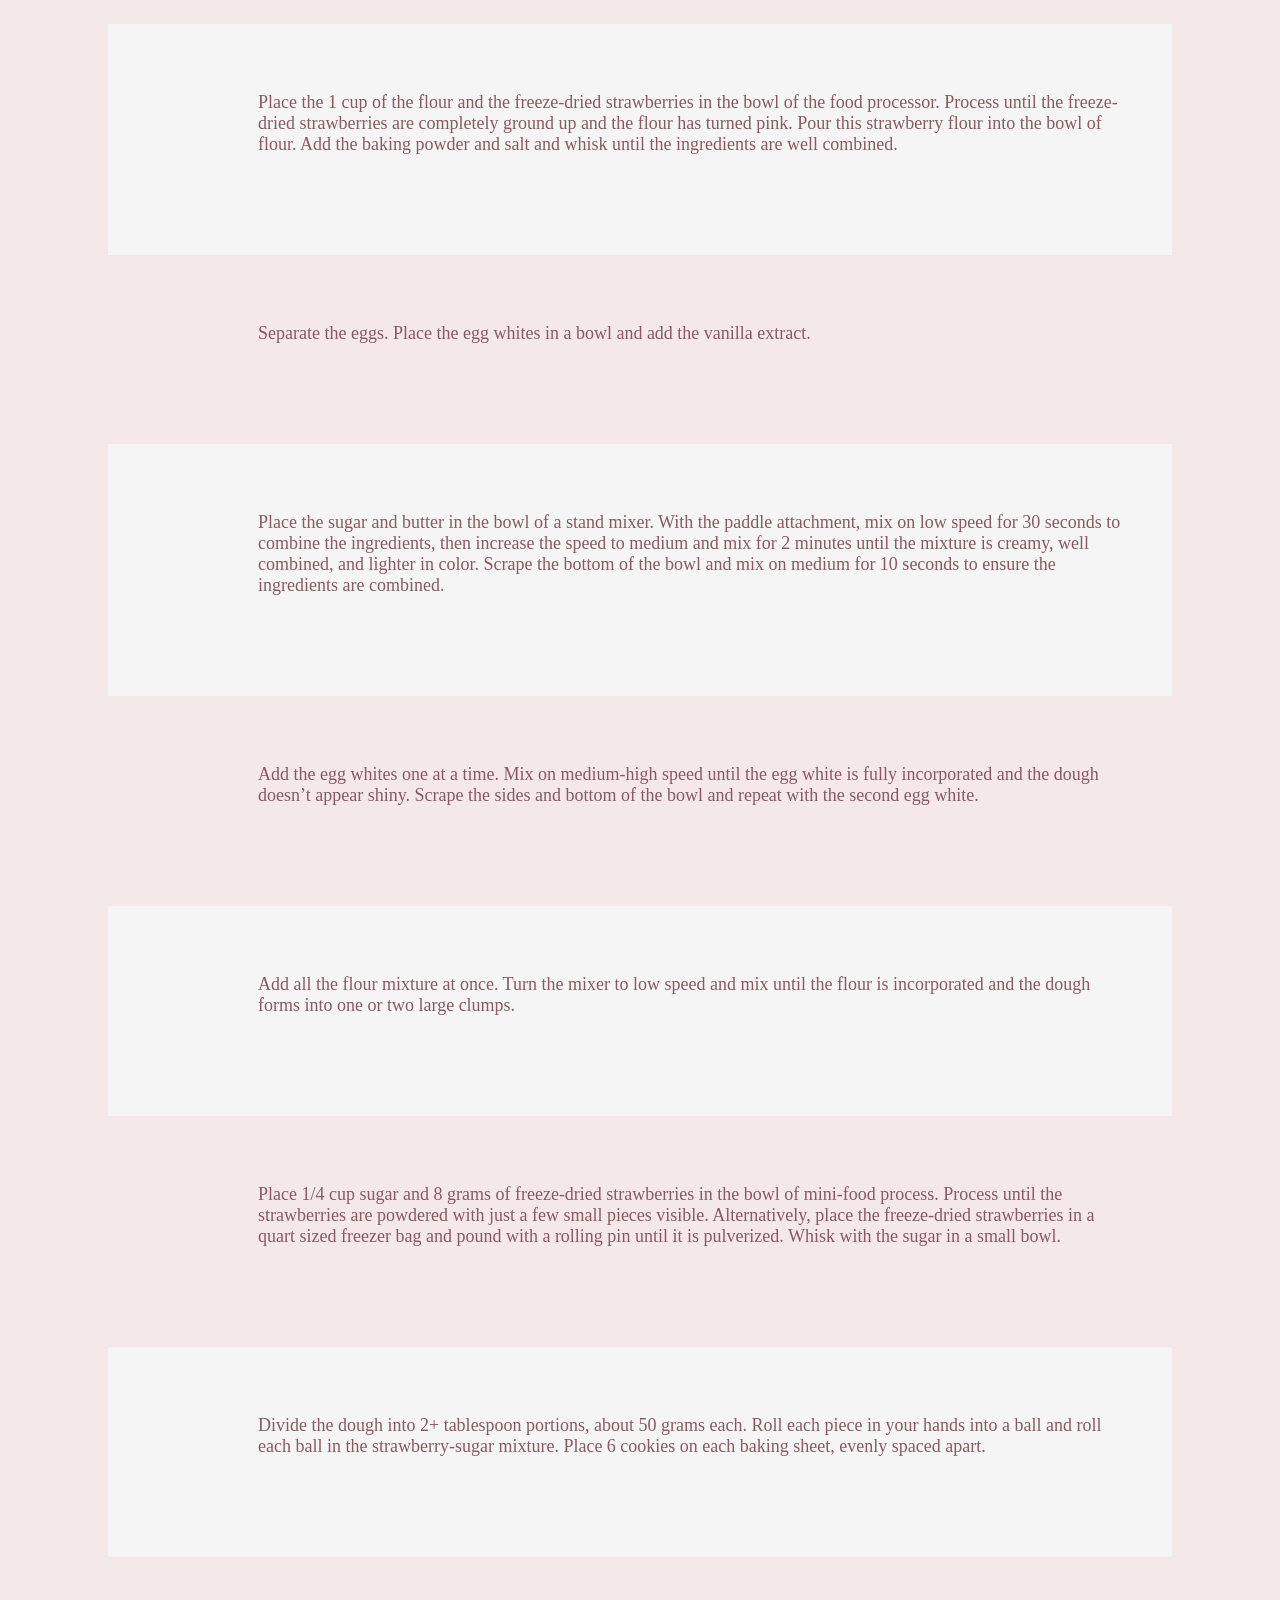
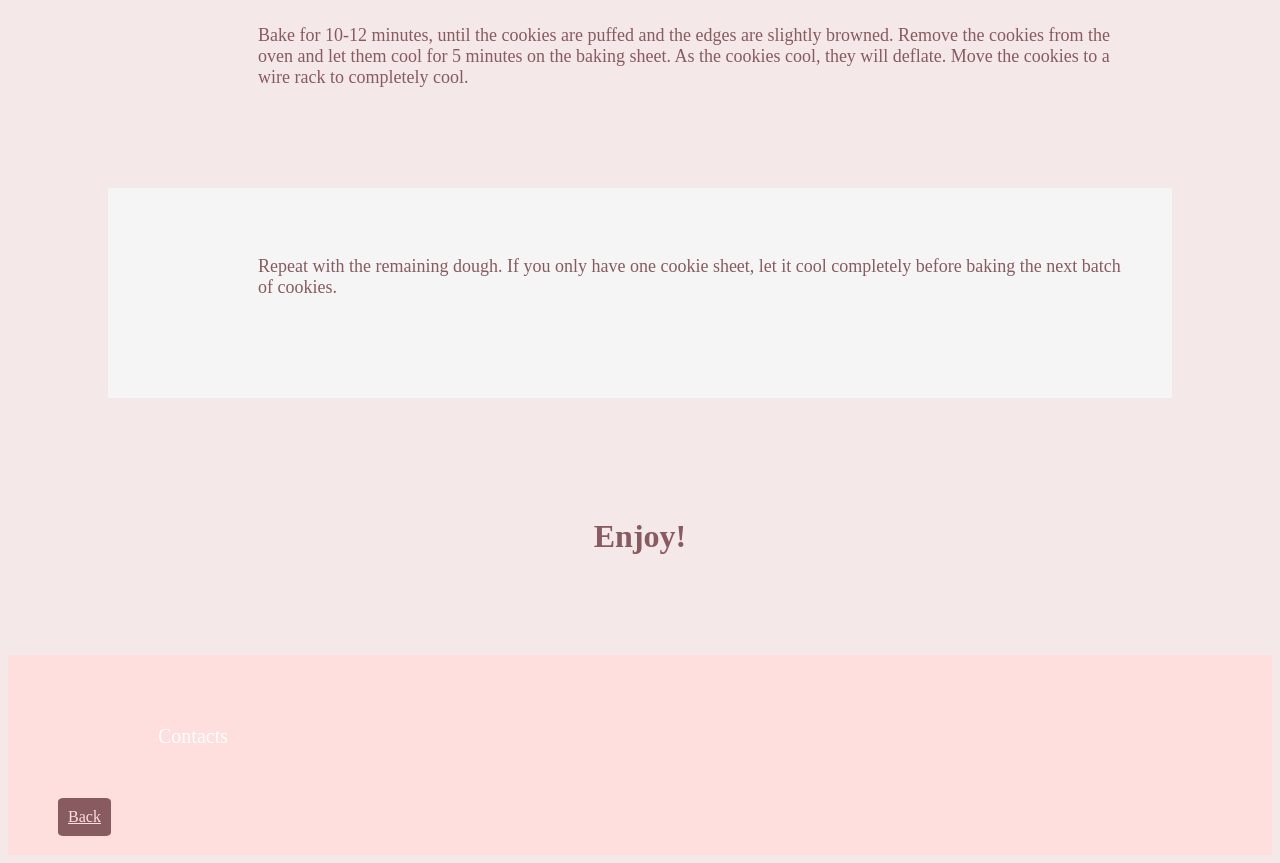
<file: strawberry-sugar.html>
<!DOCTYPE html>
<html lang="en">
<head>
<meta charset="UTF-8">
<meta name="viewport" content="width=device-width, initial-scale=1.0">
<link rel="stylesheet" href="recipes-style.css">
<title>Strawberry Sugar Cookie</title>
</head>
<body>
    <!-- Recipe Banner -->
    <section class="recipe-banner">
        <div class="button">
            <a href="./index.html">Back</a>
        </div>
            <img src="./imgs/Strawberry-Sugar-Cookies.jpg" alt="Strawberry Sugar Cookies">
        <div class="banner-text-container">
        <h1> Strawberry Sugar Cookie Recipe</h1>
        <div class="recipe-description-container">
            <p class="recipe-description-text">
            This soft and chewy strawberry sugar cookie recipe is made with freeze-dried strawberries for a concentrated all-natural fruit flavor and a naturally pink color, and there’s no chilling required.
            </p>
        </div>
        </div>
    </section>

    <!-- Ingredients and Equipment Section -->
    <section class="equipment-ingredients">
        <div class="ingredients-containers">
            <h2 class="ingredients-title">
                Ingredients
            </h2>
            <p class="ingredients-text">
                *  2-1/4 cups (281 grams) unbleached all-purpose flour <br>
                *  30 grams freeze-dried strawberries <br>
                *  1 teaspoon Diamond kosher salt <br>
                *  1-1/2 teaspoons (6 grams) baking powder <br>
                *  2 large (60 grams) egg whites <br>
                *  2 teaspoons vanilla extract <br>
                *  1-1/4 cups (250 grams) granulated sugar <br>
                *  1 cup (227 grams) unsalted butter room temperature <br>
                *  1/4 cup (50 grams) granulated sugar <br>
                *  8 grams freeze-dried strawberries <br>
            </p>
        </div>
        <div class="equipment-containers">
            <h2 class="equipment-title">
                Equipment
            </h2>
            <p class="equipment-text">
                *  5-Quart Stand Mixer <br>
                *  Digital Scale <br>
                *  Half Baking Sheet <br>
                *  Parchment Paper <br>
                *  Silicone Spatula <br>
            </p>
        </div>
    </section>

    <!-- Instructions Section -->
    <section class="instructions-section">
    <div class="instructions-title-container">
        <h2 class="instructions-title">
            INSTRUCTIONS
        </h2>
    </div>
        <div class="instructions-container-pink">
            <p class="instructions-text">
                Preheat the oven to 350°F. Line 2 half-sized baking sheets with parchment paper.
            </p>
        </div>
        <div class="instructions-container-white">
            <p class="instructions-text">
                Place the 1 cup of the flour and the freeze-dried strawberries in the bowl of the food processor. Process until the freeze-dried strawberries are completely ground up and the flour has turned pink. Pour this strawberry flour into the bowl of flour. Add the baking powder and salt and whisk until the ingredients are well combined.
            </p>
        </div>
        
        <div class="instructions-container-pink">
            <p class="instructions-text">
                Separate the eggs. Place the egg whites in a bowl and add the vanilla extract.
            </p>
        </div>
        <div class="instructions-container-white">
            <p class="instructions-text">
                Place the sugar and butter in the bowl of a stand mixer. With the paddle attachment, mix on low speed for 30 seconds to combine the ingredients, then increase the speed to medium and mix for 2 minutes until the mixture is creamy, well combined, and lighter in color. Scrape the bottom of the bowl and mix on medium for 10 seconds to ensure the ingredients are combined.
            </p>
        </div>
        <div class="instructions-container-pink">
            <p class="instructions-text">
                Add the egg whites one at a time. Mix on medium-high speed until the egg white is fully incorporated and the dough doesn’t appear shiny. Scrape the sides and bottom of the bowl and repeat with the second egg white.
            </p>
        </div>
        <div class="instructions-container-white">
            <p class="instructions-text">
                Add all the flour mixture at once. Turn the mixer to low speed and mix until the flour is incorporated and the dough forms into one or two large clumps.
            </p>
        </div>
        <div class="instructions-container-pink">
            <p class="instructions-text">
                Place 1/4 cup sugar and 8 grams of freeze-dried strawberries in the bowl of mini-food process. Process until the strawberries are powdered with just a few small pieces visible. Alternatively, place the freeze-dried strawberries in a quart sized freezer bag and pound with a rolling pin until it is pulverized. Whisk with the sugar in a small bowl.
            </p>
        </div>
        <div class="instructions-container-white">
            <p class="instructions-text">
                Divide the dough into 2+ tablespoon portions, about 50 grams each. Roll each piece in your hands into a ball and roll each ball in the strawberry-sugar mixture. Place 6 cookies on each baking sheet, evenly spaced apart.
            </p>
        </div>
        <div class="instructions-container-pink">
            <p class="instructions-text">
                Bake for 10-12 minutes, until the cookies are puffed and the edges are slightly browned. Remove the cookies from the oven and let them cool for 5 minutes on the baking sheet. As the cookies cool, they will deflate. Move the cookies to a wire rack to completely cool.
            </p>
        </div>
        <div class="instructions-container-white">
            <p class="instructions-text">
                Repeat with the remaining dough. If you only have one cookie sheet, let it cool completely before baking the next batch of cookies.
            </p>
        </div>
    </section>
    <h1>
        Enjoy!
    </h1>

    <!-- Bottom Banner -->
    <div class="banner-bottom">
        <div class="banner-box">
            <p class="contacts-text">
                Contacts
            </p>
        </div>
        <div class="button">
            <a href="./index.html">Back</a>
        </div>
    </div>
</body>
</file>
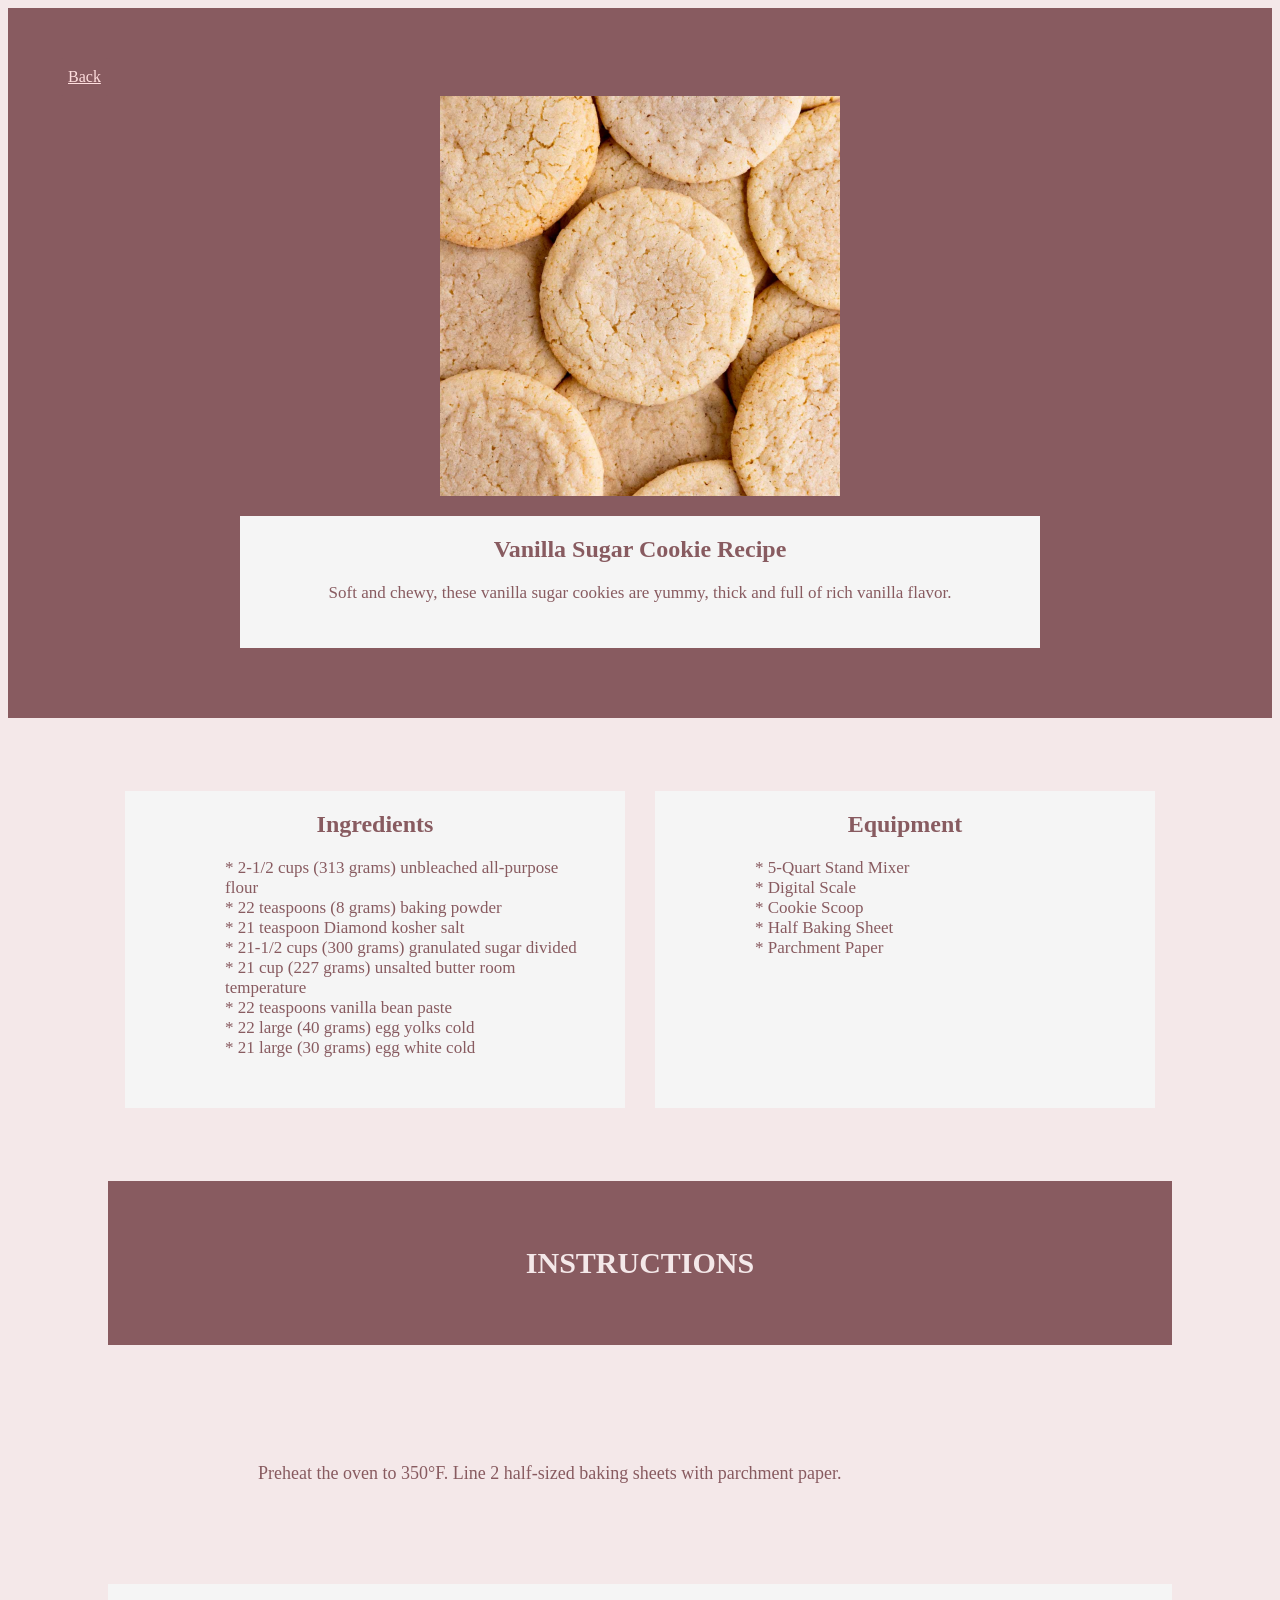
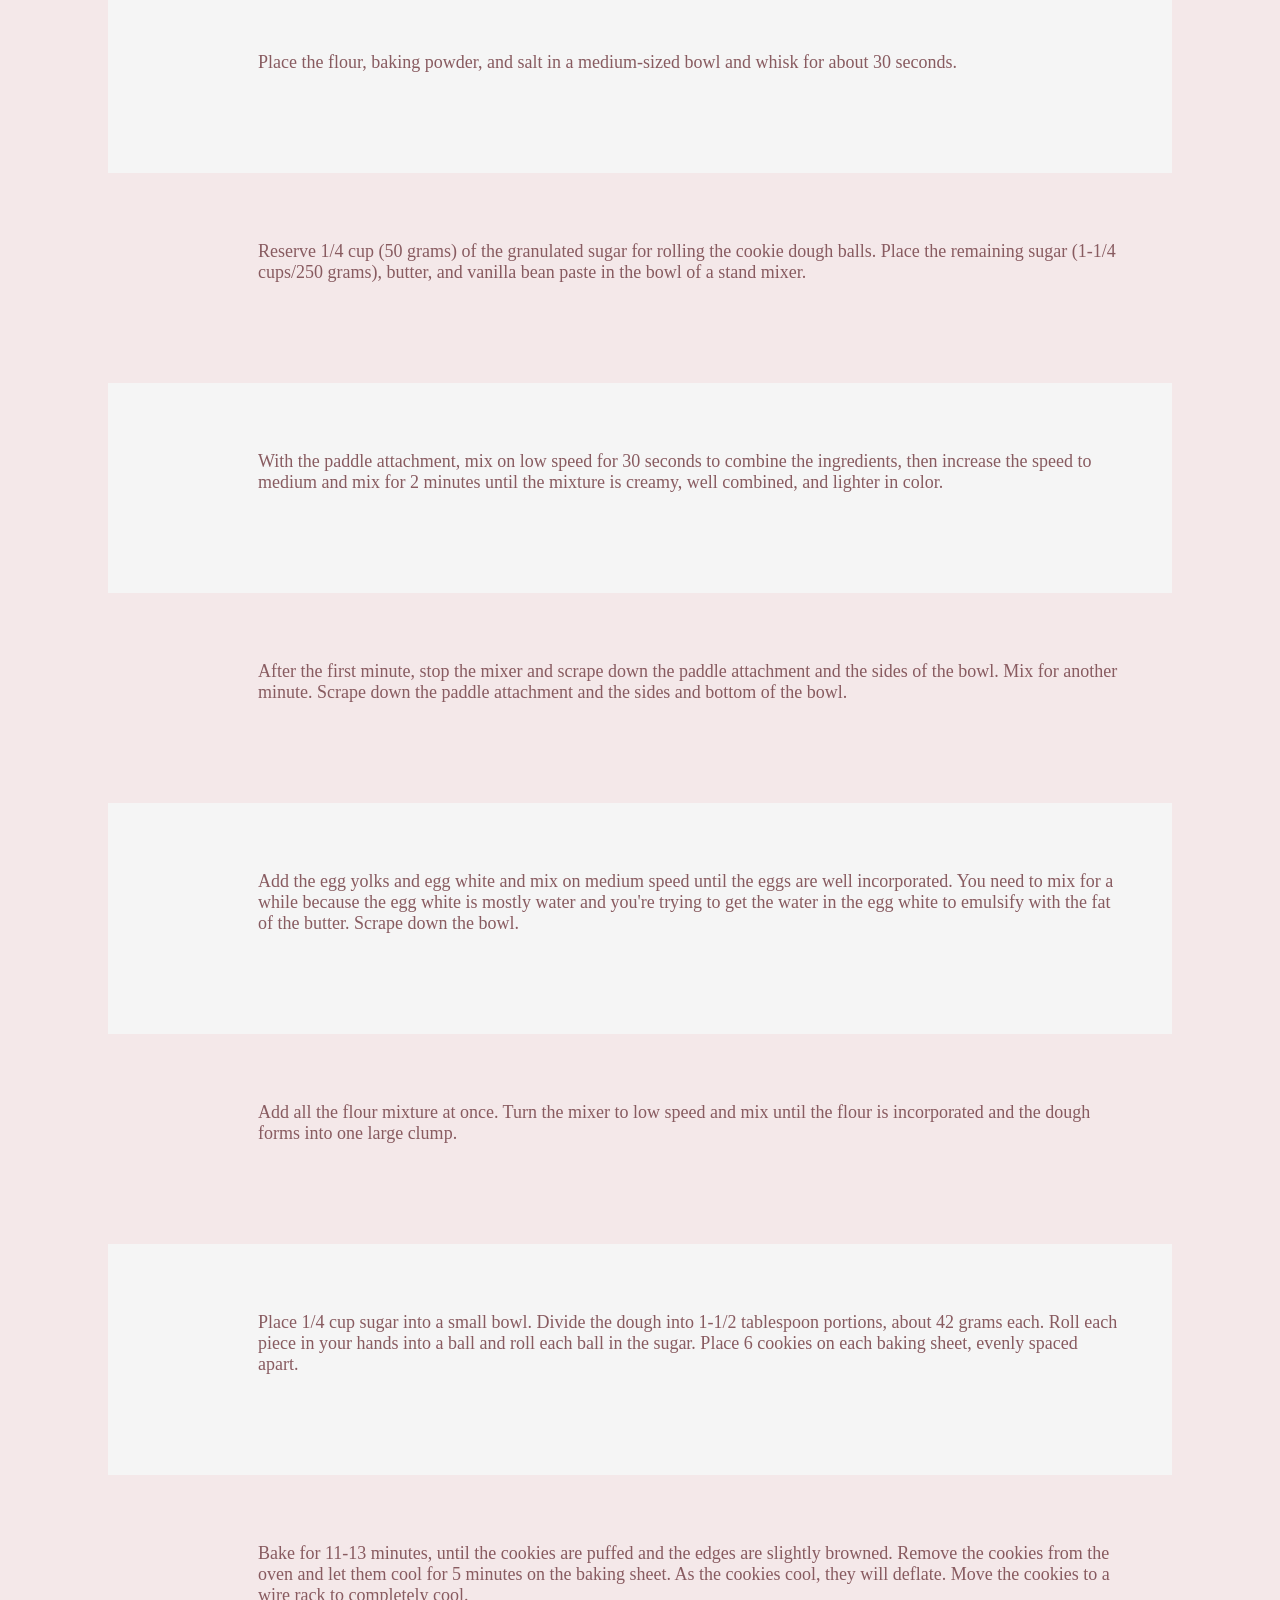
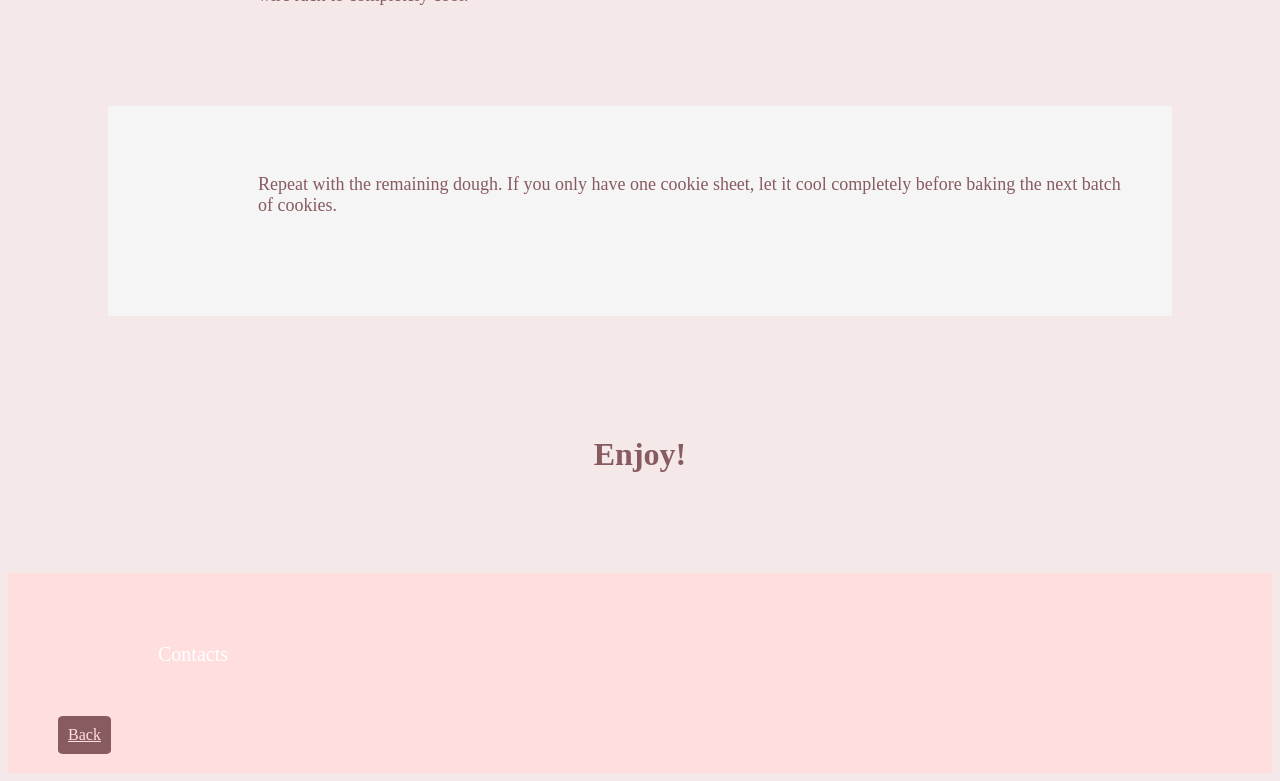
<file: vanilla-sugar-recipe-page.html>
<!DOCTYPE html>
<html lang="en">
<head>
<meta charset="UTF-8">
<meta name="viewport" content="width=device-width, initial-scale=1.0">
<link rel="stylesheet" href="recipes-style.css">
<title>Vanilla Sugar Cookie</title>
</head>
<body>
    <!-- Recipe Banner -->
    <section class="recipe-banner">
        <div class="button">
            <a href="./index.html">Back</a>
        </div>
            <img src="./imgs/Vanilla-Sugar-Cookies-1-86.jpg" alt="Vanilla Sugar Cookies">
        <div class="banner-text-container">
        <h1> Vanilla Sugar Cookie Recipe</h1>
        <div class="recipe-description-container">
            <p class="recipe-description-text">
            Soft and chewy, these vanilla sugar cookies are yummy, thick and full of rich vanilla flavor. 
            </p>
        </div>
        </div>
    </section>

    <!-- Ingredients and Equipment Section -->
    <section class="equipment-ingredients">
        <div class="ingredients-containers">
            <h2 class="ingredients-title">
                Ingredients
            </h2>
            <p class="ingredients-text">
                *  2-1/2 cups (313 grams) unbleached all-purpose flour  <br>
                *  22 teaspoons (8 grams) baking powder  <br>
                *  21 teaspoon Diamond kosher salt  <br>
                *  21-1/2 cups (300 grams) granulated sugar divided  <br>
                *  21 cup (227 grams) unsalted butter room temperature  <br>
                *  22 teaspoons vanilla bean paste  <br>
                *  22 large (40 grams) egg yolks cold  <br>
                *  21 large (30 grams) egg white cold  <br>
            </p>
        </div>
        <div class="equipment-containers">
            <h2 class="equipment-title">
                Equipment
            </h2>
            <p class="equipment-text">
                *  5-Quart Stand Mixer  <br>
                *  Digital Scale  <br>
                *  Cookie Scoop  <br>
                *  Half Baking Sheet  <br>
                *  Parchment Paper  <br>
            </p>
        </div>
    </section>

    <!-- Instructions Section -->
    <section class="instructions-section">
    <div class="instructions-title-container">
        <h2 class="instructions-title">
            INSTRUCTIONS
        </h2>
    </div>
        <div class="instructions-container-pink">
            <p class="instructions-text">
                Preheat the oven to 350°F. Line 2 half-sized baking sheets with parchment paper.
            </p>
        </div>
        <div class="instructions-container-white">
            <p class="instructions-text">
                Place the flour, baking powder, and salt in a medium-sized bowl and whisk for about 30 seconds.
            </p>
        </div>
        <div class="instructions-container-pink">
            <p class="instructions-text">
                Reserve 1/4 cup (50 grams) of the granulated sugar for rolling the cookie dough balls. Place the remaining sugar (1-1/4 cups/250 grams), butter, and vanilla bean paste in the bowl of a stand mixer.
            </p>
        </div>
        <div class="instructions-container-white">
            <p class="instructions-text">
                With the paddle attachment, mix on low speed for 30 seconds to combine the ingredients, then increase the speed to medium and mix for 2 minutes until the mixture is creamy, well combined, and lighter in color.
            </p>
        </div>
        <div class="instructions-container-pink">
            <p class="instructions-text">
                After the first minute, stop the mixer and scrape down the paddle attachment and the sides of the bowl. Mix for another minute. Scrape down the paddle attachment and the sides and bottom of the bowl.
            </p>
        </div>
        <div class="instructions-container-white">
            <p class="instructions-text">
                Add the egg yolks and egg white and mix on medium speed until the eggs are well incorporated. You need to mix for a while because the egg white is mostly water and you're trying to get the water in the egg white to emulsify with the fat of the butter. Scrape down the bowl.
            </p>
        </div>
        <div class="instructions-container-pink">
            <p class="instructions-text">
                Add all the flour mixture at once. Turn the mixer to low speed and mix until the flour is incorporated and the dough forms into one large clump.
            </p>
        </div>
        <div class="instructions-container-white">
            <p class="instructions-text">
                Place 1/4 cup sugar into a small bowl. Divide the dough into 1-1/2 tablespoon portions, about 42 grams each. Roll each piece in your hands into a ball and roll each ball in the sugar. Place 6 cookies on each baking sheet, evenly spaced apart.
            </p>
        </div>
        <div class="instructions-container-pink">
            <p class="instructions-text">
                Bake for 11-13 minutes, until the cookies are puffed and the edges are slightly browned. Remove the cookies from the oven and let them cool for 5 minutes on the baking sheet. As the cookies cool, they will deflate. Move the cookies to a wire rack to completely cool.
            </p>
        </div>
        <div class="instructions-container-white">
            <p class="instructions-text">
                Repeat with the remaining dough. If you only have one cookie sheet, let it cool completely before baking the next batch of cookies.
            </p>
        </div>
    </section>
    <h1>
        Enjoy!
    </h1>

    <!-- Bottom Banner -->
    <div class="banner-bottom">
        <div class="banner-box">
            <p class="contacts-text">
                Contacts
            </p>
        </div>
        <div class="button">
            <a href="./index.html">Back</a>
        </div>
    </div>
</body>
</file>
<file: index-style.css>
body{
    background: #885B60;
}
img{
    overflow: hidden;
}
.hero-text {
    display: block;
    background-color: #CF868F99;
    color: whitesmoke;
    position: absolute;
    text-align: center;
    top: 130px;
    width: 100%;
    font-size: 4rem;
    padding-top: 20px;
    padding-bottom: 20px;
}
.hero-image {
    background-image: url("./imgs/hero-img.jpg");
    height: 360px;
    width: 100%;
    background-size: cover;
    background-position: center;
    position: relative;
    margin: 0;
    padding: 0;
}
.description{
    background: #E5CACC;
    width: 100%;
    margin: 0;
    padding: 0;
}
.descriptive-text{
    text-align: center;
    padding: 60px 50px 60px 50px;
    margin: 0;
    margin-left: 10%;
    margin-right: 10%;
    font-size: 17px;
}
.grid{
    display: grid;
    grid-template-columns: auto auto auto;
    place-content: center;
    gap: 60px;
    width: 100%;
    padding-top: 6%;
    padding-bottom: 6%;
}
.card{
    display:inline-block;
    background: whitesmoke;
    border-style: solid;
    border-width: 10px;
    border-color: whitesmoke;
    margin: auto;
    height: 480px;
    width: 280px;
    color:#885B60
}
.card:hover{
    border-style: double;
    border-width: 10px;
    border-color: #FFDEDE;
    height: 480px;
    width: 280px;
    text-decoration: underline;
    font-weight: bolder;
}
img{
    height: 40%;
    width: 90%;
    object-fit: cover;
    position: relative;
    margin: 15px;
    margin-bottom: 0px;
    padding: 0;
    display: inline-block;
}
h2{
    text-align: center;
    color: #885B60;
    font-size: 25px;
    margin: 10px;
    display: block;
    font-weight: bold;
    text-decoration: none;
}
.card-text{
    color: #885B60;
    text-align: center;
    margin: 20px;
}
.banner-box{
    width: 100%;
    height: 200px;
    background: #E5CACC;
    margin: 0;
    padding: 0;
}
.contacts-text{
    color: white;
    font-size: 20px;
    padding: 50px;
}
</file>
<file: recipies-style.css>
body{
    background-color: #F4E8E9;
}
h1{
    color: #885B60;
    text-align: center;
    padding: 20px;
    margin: 20px;
    margin-bottom:0;
    padding-bottom: 0;
}
h2{
    text-align: center;
    color: #885B60;
}
p{
    color: #885B60;
    margin-left: 100px;
    margin-bottom: 50px;
    font-size: 17px;
}
.recipe-banner{
    background-color: #885B60;
    padding: 50px;
}
img{
    height: 400px;
    width: 400px;
    object-fit: cover;
    background-position: center;
    position: relative;
    margin: auto;
    padding: 0;
    display: block;
    text-align: center;
}
.banner-text-container{
    display:block;
    width: 800px;
    margin: auto;
    margin-bottom: 20px;
    padding-bottom: 25px;
    background-color: #F5F5F5;
}
.recipe-description-text{
    color: #885B60;
    text-align: center;
    padding: 20px;
    margin:0;
}
.equipment-ingredients{
    display: grid;
    grid-template-columns: auto auto;
    place-content: center;
    gap: 10px;
    padding-bottom: 5%;
    padding-top: 5%;
    width: 100%;
}
.equipment-containers{
    display: inline-block;
    background: whitesmoke;
    margin: 10px;
    width: 500px;
}
.ingredients-text{
    padding-right: 30px
}
.ingredients-containers{
    display: inline-block;
    background: whitesmoke;
    margin: 10px;
    width: 500px;
}
.instructions-title-container{
    background: #885B60;
    padding-top: 40px;
    padding-bottom: 40px;
    margin-bottom: 50px;
}
.instructions-title{
    color: #F4E8E9;
    font-size: 30px;
}
.instructions-section{
    margin: 100px;
    margin-top: 0;
}
.instructions-container-white{
    background: whitesmoke;
    padding: 50px;
}
.instructions-container-pink{
    padding: 50px;
}
.instructions-text{
    font-size: 18px;
}
.banner-bottom{
    background: #FFDEDE;
    padding: 50px;
    height: 100px;
    margin-top: 100px;
}
.contacts-text{
    color: white;
    font-size: 20px;
}
a{
    display: inline-block;
    background: #885B60;
    color: #FFDEDE;
    padding: 10px;
    border-radius: 10%;
}
a:hover{
    background: whitesmoke;
    color: #885B60
}
</file>
<file: recipes-style.css>
body{
    background-color: #F4E8E9;
}
h1{
    color: #885B60;
    text-align: center;
    padding: 20px;
    margin: 20px;
    margin-bottom:0;
    padding-bottom: 0;
}
h2{
    text-align: center;
    color: #885B60;
}
p{
    color: #885B60;
    margin-left: 100px;
    margin-bottom: 50px;
    font-size: 17px;
}
.recipe-banner{
    background-color: #885B60;
    padding: 50px;
}
img{
    height: 400px;
    width: 400px;
    object-fit: cover;
    background-position: center;
    position: relative;
    margin: auto;
    padding: 0;
    display: block;
    text-align: center;
}
.banner-text-container{
    display:block;
    width: 800px;
    margin: auto;
    margin-bottom: 20px;
    padding-bottom: 25px;
    background-color: #F5F5F5;
}
.recipe-description-text{
    color: #885B60;
    text-align: center;
    padding: 20px;
    margin:0;
}
.equipment-ingredients{
    display: grid;
    grid-template-columns: auto auto;
    place-content: center;
    gap: 10px;
    padding-bottom: 5%;
    padding-top: 5%;
    width: 100%;
}
.equipment-containers{
    display: inline-block;
    background: whitesmoke;
    margin: 10px;
    width: 500px;
}
.ingredients-text{
    padding-right: 30px
}
.ingredients-containers{
    display: inline-block;
    background: whitesmoke;
    margin: 10px;
    width: 500px;
}
.instructions-title-container{
    background: #885B60;
    padding-top: 40px;
    padding-bottom: 40px;
    margin-bottom: 50px;
}
.instructions-title{
    color: #F4E8E9;
    font-size: 30px;
}
.instructions-section{
    margin: 100px;
    margin-top: 0;
}
.instructions-container-white{
    background: whitesmoke;
    padding: 50px;
}
.instructions-container-pink{
    padding: 50px;
}
.instructions-text{
    font-size: 18px;
}
.banner-bottom{
    background: #FFDEDE;
    padding: 50px;
    height: 100px;
    margin-top: 100px;
}
.contacts-text{
    color: white;
    font-size: 20px;
}
a{
    display: inline-block;
    background: #885B60;
    color: #FFDEDE;
    padding: 10px;
    border-radius: 10%;
}
a:hover{
    background: whitesmoke;
    color: #885B60
}
</file>
